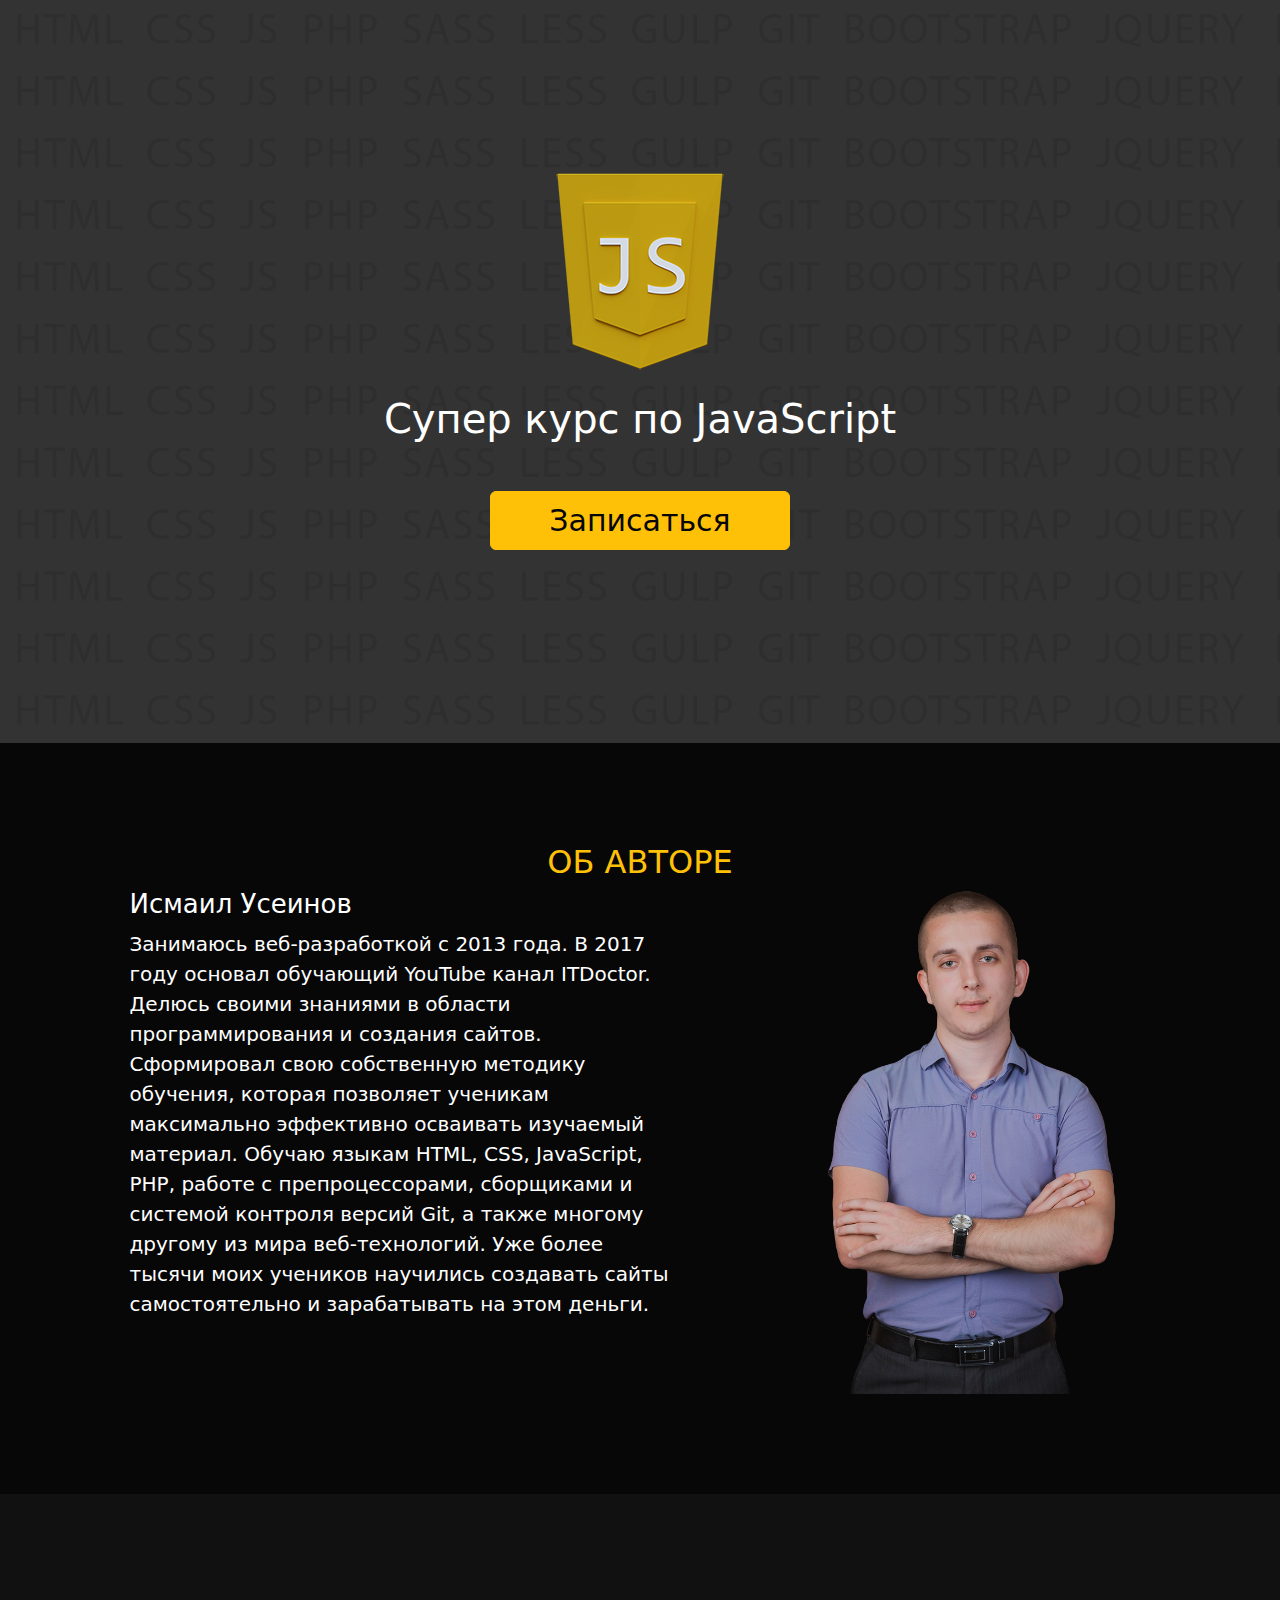
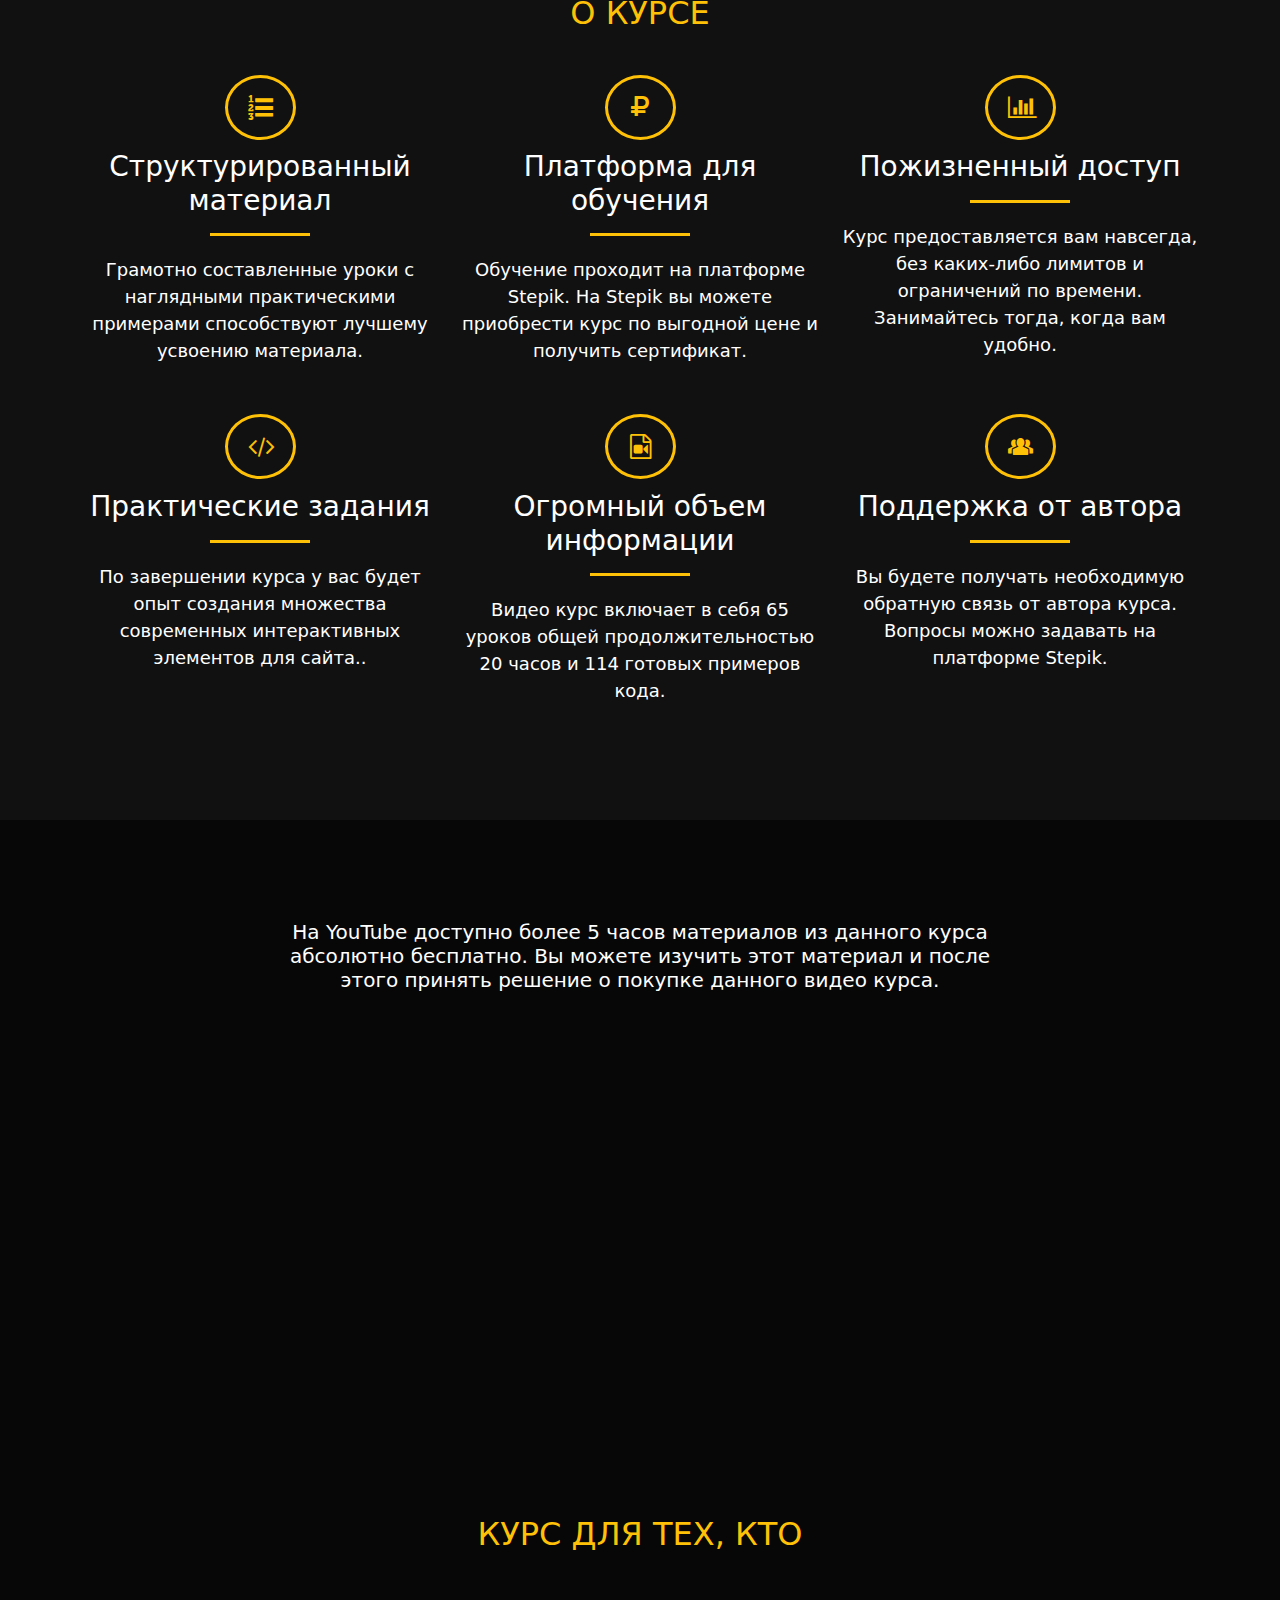
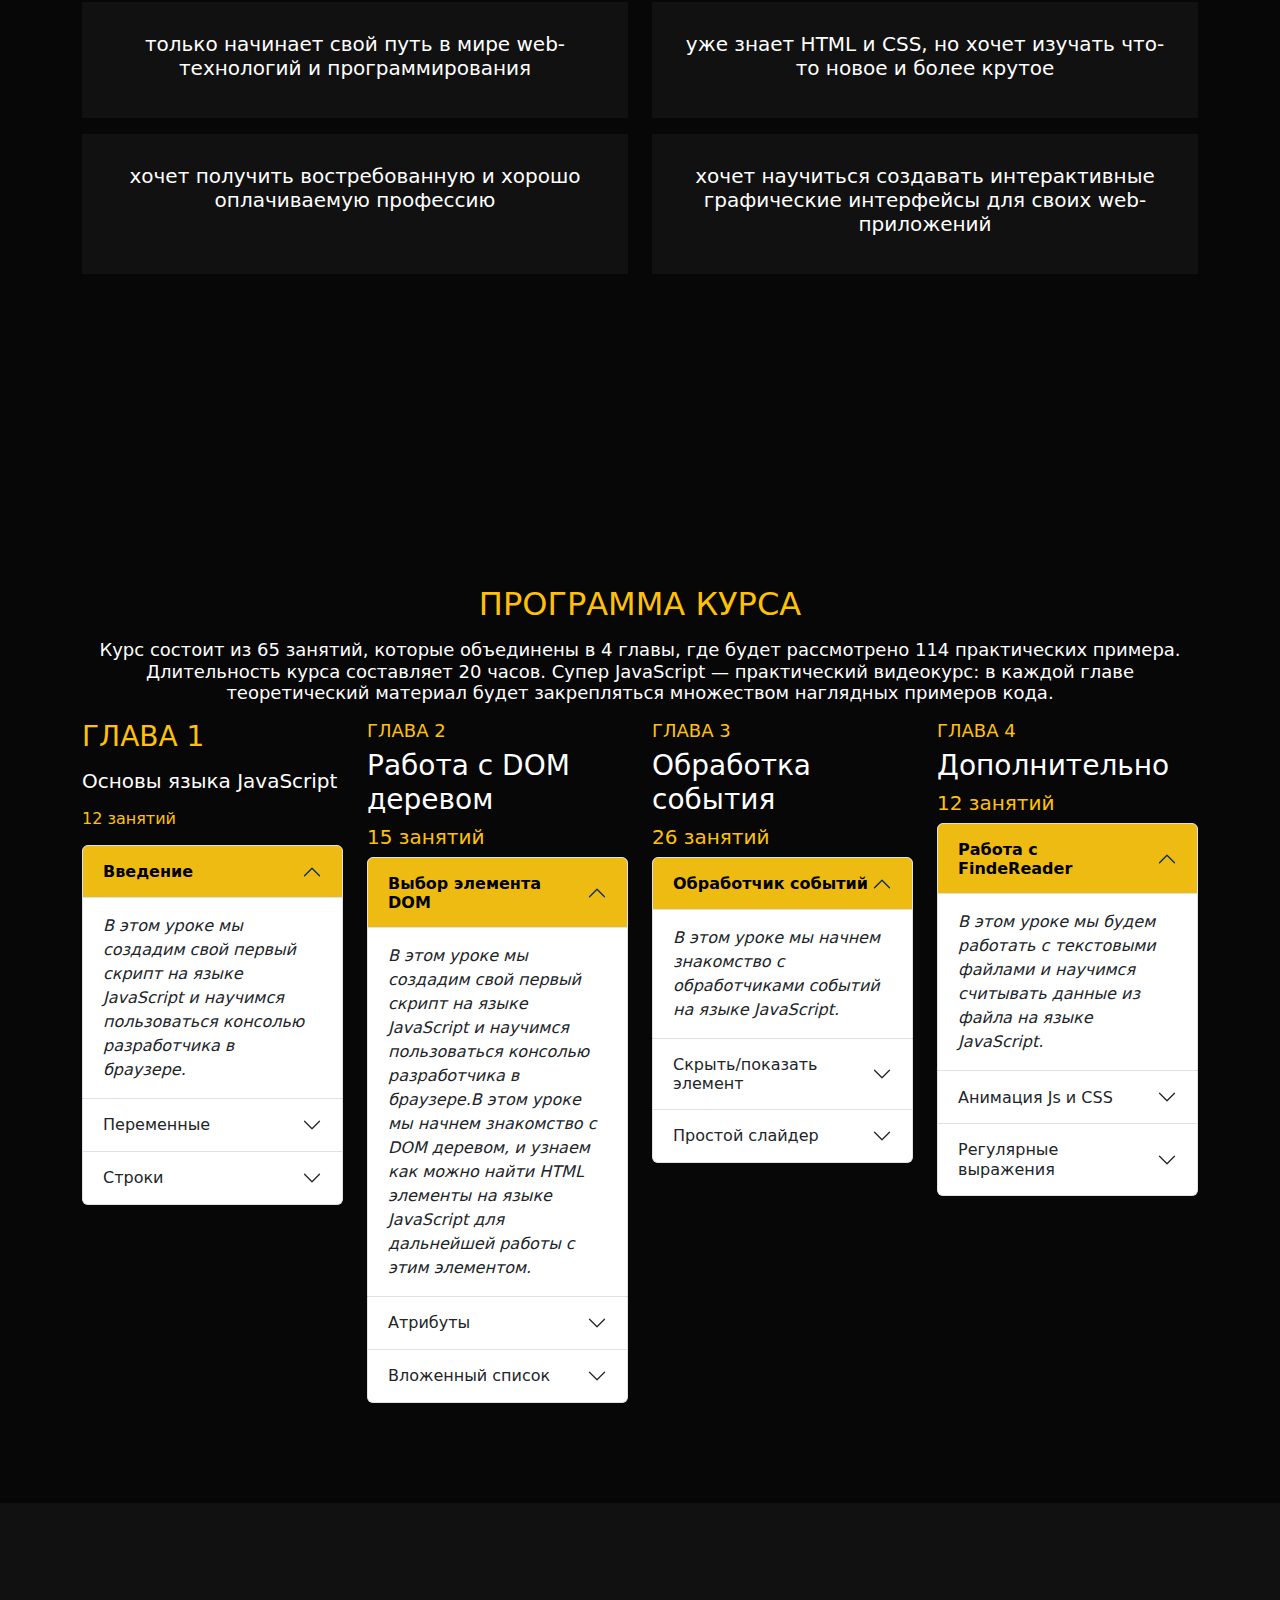
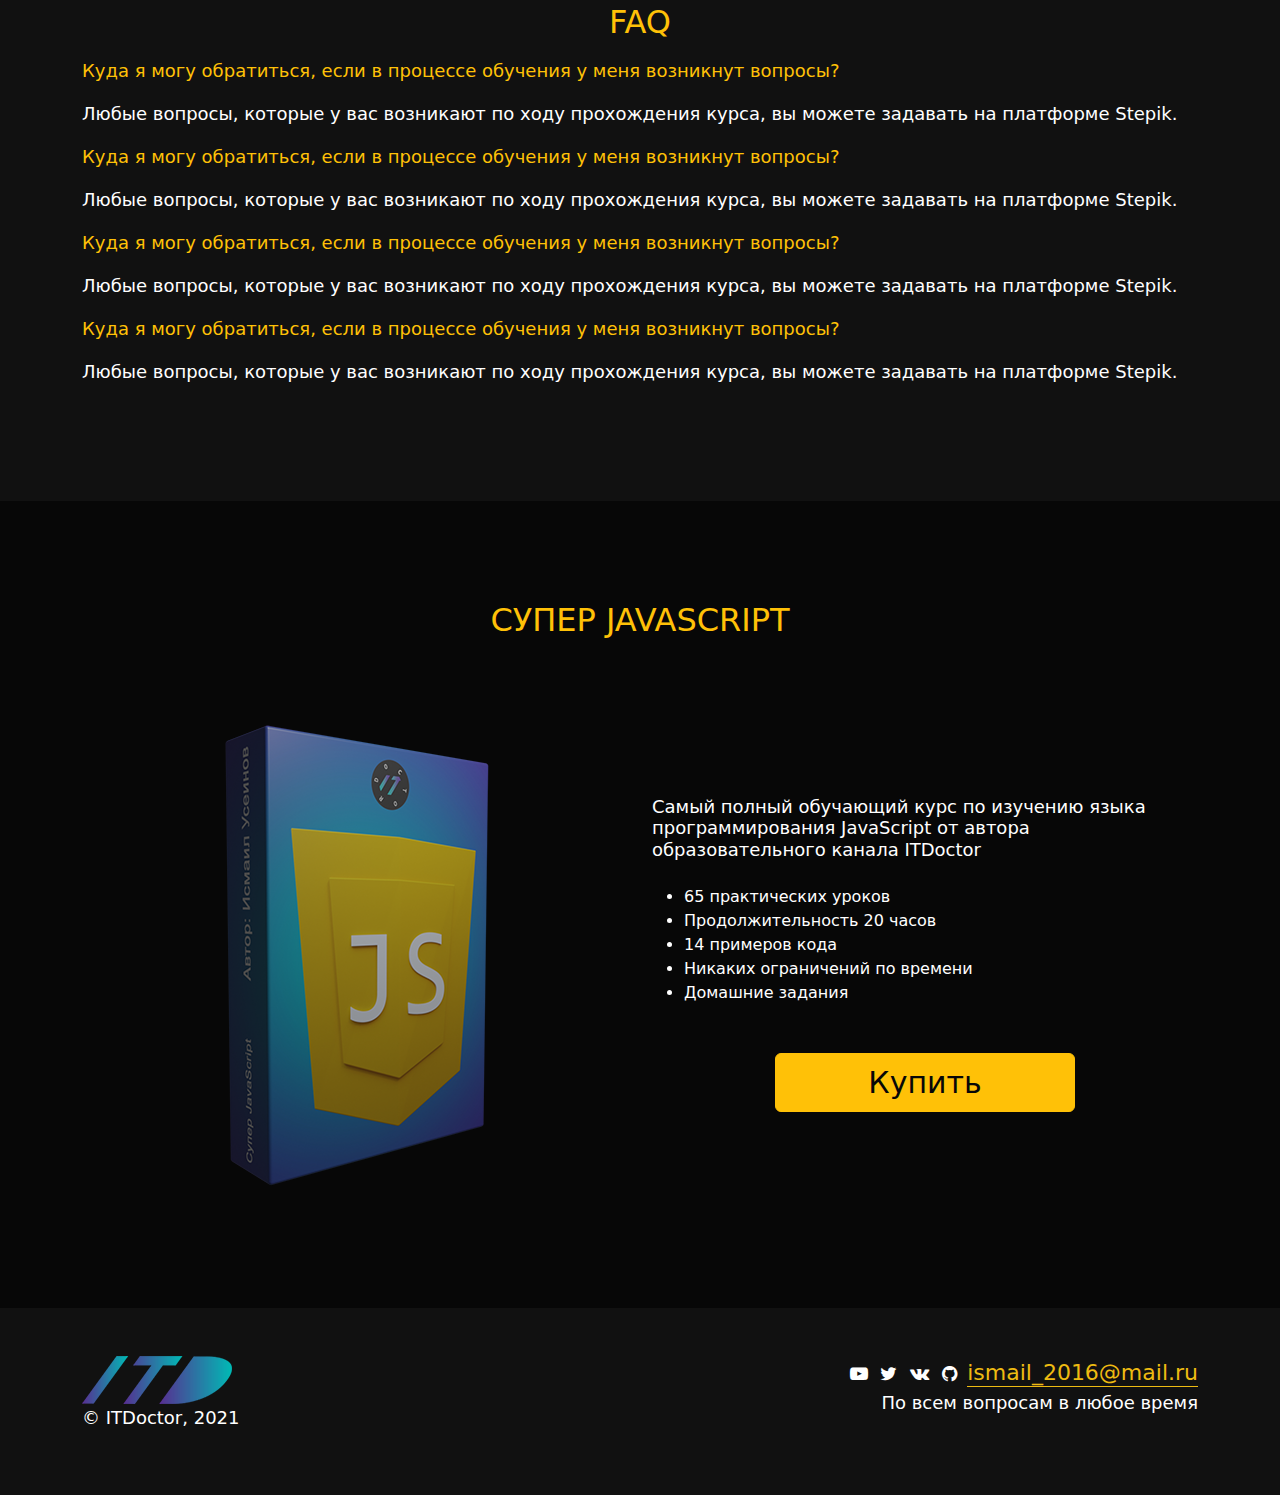
<file: bs_task/index.html>
<!doctype html>
<html lang="en">
	<head>
		<meta charset="UTF-8" />
		<meta name="viewport" content="width=device-width, initial-scale=1.0" />
		<title>JavaScript curse</title>
		<link rel="shortcut icon" href="favicon.ico" type="image/x-icon" />
		<link rel="stylesheet" href="style/fontello.css" />
		<link rel="stylesheet" href="style/bootstrap.min.css" />
		<link rel="stylesheet" href="style/main.css" />
	</head>
	<body>
		<section class="order">
			<div class="container">
				<div class="row container__row">
					<div class="col-12 text-center order__content">
						<img src="img/img_js.png" alt="JS" class="img-fluid" />
						<h1 class="text-white">Супер курс по JavaScript</h1>
						<a href="#" class="btn btn-itd btn-warning mt-5 mb-5">Записаться</a>
					</div>
				</div>
			</div>
		</section>
		<section class="auothor">
			<div class="container">
				<div class="row">
					<h2 class="col-12 text-center text-uppercase text-warning">
						Об авторе
					</h2>
				</div>
				<div class="row justify-content-center">
					<div class="col-lg-8 auothor__text">
						<h3 class="author_name">Исмаил Усеинов</h3>
						<p>
							Занимаюсь веб-разработкой с 2013 года. В 2017 году основал
							обучающий YouTube канал ITDoctor. Делюсь своими знаниями в области
							программирования и создания сайтов. Сформировал свою собственную
							методику обучения, которая позволяет ученикам максимально
							эффективно осваивать изучаемый материал. Обучаю языкам HTML, CSS,
							JavaScript, PHP, работе с препроцессорами, сборщиками и системой
							контроля версий Git, а также многому другому из мира
							веб-технологий. Уже более тысячи моих учеников научились создавать
							сайты самостоятельно и зарабатывать на этом деньги.
						</p>
					</div>
					<div class="col-lg-4 col-12 mx-auto d-block auothor_img text-center">
						<img src="img/auothor.png" alt="Auothor" />
					</div>
				</div>
			</div>
		</section>
		<!-- Curse -->
		<section class="curse">
			<div class="container">
				<div class="row">
					<div class="h2 text-warning text-uppercase text-center">О курсе</div>
				</div>
				<div class="row justify-content-center">
					<div class="col-lg-4 col-md-5 col-sm-12 text-center mt-5">
						<div class="item-block"><i class="icon-list-numbered"></i></div>
						<h3 class="text-white mt-4">Структурированный материал</h3>
						<div class="line mt-3"></div>
						<p class="text-center">
							Грамотно составленные уроки с наглядными практическими примерами
							способствуют лучшему усвоению материала.
						</p>
					</div>
					<div class="col-lg-4 col-md-5 col-sm-12 text-center mt-5">
						<div class="item-block"><i class="icon-rouble"></i></div>
						<h3 class="text-white mt-4">Платформа для обучения</h3>
						<div class="line mt-3"></div>
						<p class="text-center">
							Обучение проходит на платформе Stepik. На Stepik вы можете
							приобрести курс по выгодной цене и получить сертификат.
						</p>
					</div>
					<div class="col-lg-4 col-md-5 col-sm-12 text-center mt-5">
						<div class="item-block"><i class="icon-chart-bar"></i></div>
						<h3 class="text-white mt-4">Пожизненный доступ</h3>
						<div class="line mt-3"></div>
						<p class="text-center">
							Курс предоставляется вам навсегда, без каких-либо лимитов и
							ограничений по времени. Занимайтесь тогда, когда вам удобно.
						</p>
					</div>
					<div class="col-lg-4 col-md-5 col-sm-12 text-center mt-5">
						<div class="item-block"><i class="icon-code"></i></div>
						<h3 class="text-white mt-4">Практические задания</h3>
						<div class="line mt-3"></div>
						<p class="text-center">
							По завершении курса у вас будет опыт создания множества
							современных интерактивных элементов для сайта..
						</p>
					</div>
					<div class="col-lg-4 col-md-5 col-sm-12 text-center mt-5">
						<div class="item-block"><i class="icon-file-video"></i></div>
						<h3 class="text-white mt-4">Огромный объем информации</h3>
						<div class="line mt-3"></div>
						<p class="text-center">
							Видео курс включает в себя 65 уроков общей продолжительностью 20
							часов и 114 готовых примеров кода.
						</p>
					</div>
					<div class="col-lg-4 col-md-5 col-sm-12 text-center mt-5">
						<div class="item-block"><i class="icon-group"></i></div>
						<h3 class="text-white mt-4">Поддержка от автора</h3>
						<div class="line mt-3"></div>
						<p class="text-center">
							Вы будете получать необходимую обратную связь от автора курса.
							Вопросы можно задавать на платформе Stepik.
						</p>
					</div>
				</div>
			</div>
		</section>

		<!-- Youtube -->
		<section class="youtube">
			<div class="container">
				<div class="row justify-content-center">
					<div class="col-8">
						<h5 class="text-white text-center mb-3">
							На YouTube доступно более 5 часов материалов из данного курса
							абсолютно бесплатно. Вы можете изучить этот материал и после этого
							принять решение о покупке данного видео курса.
						</h5>
					</div>
				</div>
				<div class="row justify-content-center">
					<div class="col-6">
						<div class="embed-container">
							<iframe
								src="https://www.youtube.com/embed/HU78HrKW9XI"
								frameborder="0"
								allowfullscreen></iframe>
						</div>
					</div>
				</div>
			</div>
		</section>
		<!-- For whom -->
		<section class="forwhom">
			<div class="container">
				<div class="row">
					<div class="col-12">
						<h2 class="text-center text-warning text-uppercase mb-5">
							Курс для тех, кто
						</h2>
					</div>
				</div>
				<div class="row mb-5 gy-3 itm">
					<div class="col-md-6 col-sm-12 text-white">
						<h5 class="text-center">
							только начинает свой путь в мире web-технологий и программирования
						</h5>
					</div>
					<div class="col-md-6 col-sm-12 text-white">
						<h5 class="text-center">
							уже знает HTML и CSS, но хочет изучать что-то новое и более крутое
						</h5>
					</div>
					<div class="col-md-6 col-sm-12 text-white">
						<h5 class="text-center">
							хочет получить востребованную и хорошо оплачиваемую профессию
						</h5>
					</div>
					<div class="col-md-6 col-sm-12 text-white">
						<h5 class="text-center">
							хочет научиться создавать интерактивные графические интерфейсы для
							своих web-приложений
						</h5>
					</div>
				</div>
				<div class="row">
					<div class="col-12 text-warning text-uppercase">
						<a
							href="https://morphismail.github.io/super_javascript/#footer"
							class="btn btn-itd btn-lg text-uppercase"
							>Заказать</a
						>
					</div>
				</div>
			</div>
		</section>
		<!-- Curse programm -->
		<section class="programm">
			<div class="container">
				<div class="row">
					<div class="col-12">
						<h2 class="text-warning text-center text-uppercase mb-3">
							Программа курса
						</h2>
					</div>
				</div>
				<div class="row">
					<div class="col-12"></div>
					<h3 class="text-center text-white mb-3">
						Курс состоит из 65 занятий, которые объединены в 4 главы, где будет
						рассмотрено 114 практических примера. Длительность курса составляет
						20 часов. Супер JavaScript — практический видеокурс: в каждой главе
						теоретический материал будет закрепляться множеством наглядных
						примеров кода.
					</h3>
				</div>
				<div class="row">
					<!-- Block 1 -->
					<div class="col-lg-3 col-md-6 col-sm-12">
						<h4 class="text-warning text-uppercase mb-3">Глава 1</h4>
						<h5 class="text-white mb-3">Основы языка JavaScript</h5>
						<h6 class="text-warning mb-3">12 занятий</h6>

						<!-- Accordion 1 -->
						<div class="accordion" id="accordion1">
							<div class="accordion-item">
								<h2 class="accordion-header">
									<button
										class="accordion-button"
										type="button"
										data-bs-toggle="collapse"
										data-bs-target="#collapse1-1"
										aria-expanded="true"
										aria-controls="collapse1-1">
										Введение
									</button>
								</h2>
								<div
									id="collapse1-1"
									class="accordion-collapse collapse show"
									data-bs-parent="#accordion1">
									<div class="accordion-body">
										В этом уроке мы создадим свой первый скрипт на языке
										JavaScript и научимся пользоваться консолью разработчика в
										браузере.
									</div>
								</div>
							</div>
							<div class="accordion-item">
								<h2 class="accordion-header">
									<button
										class="accordion-button collapsed"
										type="button"
										data-bs-toggle="collapse"
										data-bs-target="#collap1-3"
										aria-expanded="false"
										aria-controls="collap1-3">
										Переменные
									</button>
								</h2>
								<div
									id="collap1-3"
									class="accordion-collapse collapse"
									data-bs-parent="#accordion1">
									<div class="accordion-body">
										Вы узнаете про строковый и логический тип данных и научимся
										записывать разные значения в переменные.
									</div>
								</div>
							</div>
							<div class="accordion-item">
								<h2 class="accordion-header">
									<button
										class="accordion-button collapsed"
										type="button"
										data-bs-toggle="collapse"
										data-bs-target="#collapse1-3"
										aria-expanded="false"
										aria-controls="collapse1-3">
										Строки
									</button>
								</h2>
								<div
									id="collapse1-3"
									class="accordion-collapse collapse"
									data-bs-parent="#accordion1">
									<div class="accordion-body">
										Рассмотрим шаблонные строки, научимся создавать случайные
										числа и округлять любые числа с помощью специальных
										математических функций..
									</div>
								</div>
							</div>
						</div>
						<!-- Accordion 1 -->
					</div>
					<!-- end Block 1 -->
					<!-- Block 2 -->
					<div class="col-lg-3 col-md-6 col-sm-12">
						<h3 class="text-warning text-uppercase">Глава 2</h3>
						<h4 class="text-white">Работа с DOM деревом</h4>
						<h5 class="text-warning">15 занятий</h5>

						<!-- Accordion 2 -->
						<div class="accordion" id="accordion2">
							<div class="accordion-item">
								<h2 class="accordion-header">
									<button
										class="accordion-button"
										type="button"
										data-bs-toggle="collapse"
										data-bs-target="#collapse2-1"
										aria-expanded="true"
										aria-controls="collapse2-1">
										Выбор элемента DOM
									</button>
								</h2>
								<div
									id="collapse2-1"
									class="accordion-collapse collapse show"
									data-bs-parent="#accordion2">
									<div class="accordion-body">
										В этом уроке мы создадим свой первый скрипт на языке
										JavaScript и научимся пользоваться консолью разработчика в
										браузере.В этом уроке мы начнем знакомство с DOM деревом, и
										узнаем как можно найти HTML элементы на языке JavaScript для
										дальнейшей работы с этим элементом.
									</div>
								</div>
							</div>
							<div class="accordion-item">
								<h2 class="accordion-header">
									<button
										class="accordion-button collapsed"
										type="button"
										data-bs-toggle="collapse"
										data-bs-target="#collapse2-2"
										aria-expanded="false"
										aria-controls="collapse2-2">
										Атрибуты
									</button>
								</h2>
								<div
									id="collapse2-2"
									class="accordion-collapse collapse"
									data-bs-parent="#accordion2">
									<div class="accordion-body">
										Я расскажу вам как работать с HTML атрибутами на языке
										JavaScript. Мы научимся добавлять, удалять, заменять
										атрибуты и их значения. А так же мы научимся создавать свои
										новые элементы.
									</div>
								</div>
							</div>
							<div class="accordion-item">
								<h2 class="accordion-header">
									<button
										class="accordion-button collapsed"
										type="button"
										data-bs-toggle="collapse"
										data-bs-target="#collapse2-3"
										aria-expanded="false"
										aria-controls="collapse2-3">
										Вложенный список
									</button>
								</h2>
								<div
									id="collapse2-3"
									class="accordion-collapse collapse"
									data-bs-parent="#accordion2">
									<div class="accordion-body">
										В этом уроке мы научимся генерировать вложенный список UL из
										обычного JavaScript объекта.
									</div>
								</div>
							</div>
						</div>
						<!-- end Accordion 2 -->
					</div>
					<!-- end Block 2 -->
					<!-- Block 3 -->
					<div class="col-lg-3 col-md-6 col-sm-12">
						<h3 class="text-warning text-uppercase">Глава 3</h3>
						<h4 class="text-white">Обработка события</h4>
						<h5 class="text-warning">26 занятий</h5>

						<!-- Accordion 3 -->
						<div class="accordion" id="accordion3">
							<div class="accordion-item">
								<h2 class="accordion-header">
									<button
										class="accordion-button"
										type="button"
										data-bs-toggle="collapse"
										data-bs-target="#collapse3-1"
										aria-expanded="true"
										aria-controls="collapse3-1">
										Обработчик событий
									</button>
								</h2>
								<div
									id="collapse3-1"
									class="accordion-collapse collapse show"
									data-bs-parent="#accordion3">
									<div class="accordion-body">
										В этом уроке мы начнем знакомство с обработчиками событий на
										языке JavaScript.
									</div>
								</div>
							</div>
							<div class="accordion-item">
								<h2 class="accordion-header">
									<button
										class="accordion-button collapsed"
										type="button"
										data-bs-toggle="collapse"
										data-bs-target="#collapse3-2"
										aria-expanded="false"
										aria-controls="collapse3-2">
										Скрыть/показать элемент
									</button>
								</h2>
								<div
									id="collapse3-2"
									class="accordion-collapse collapse"
									data-bs-parent="#accordion3">
									<div class="accordion-body">
										Рассмотрим как можно скрыть и показать любой элемент на
										сайте с помощью JavaScript.
									</div>
								</div>
							</div>
							<div class="accordion-item">
								<h2 class="accordion-header">
									<button
										class="accordion-button collapsed"
										type="button"
										data-bs-toggle="collapse"
										data-bs-target="#collapse3-3"
										aria-expanded="false"
										aria-controls="collapse3-3">
										Простой слайдер
									</button>
								</h2>
								<div
									id="collapse3-3"
									class="accordion-collapse collapse"
									data-bs-parent="#accordion3">
									<div class="accordion-body">
										В этом уроке мы создадим простой слайдера изображений и
										рассмотрим основные принципы манипуляции с элементами,
										классами и атрибутами.
									</div>
								</div>
							</div>
						</div>
						<!-- end Accordion 3 -->
					</div>
					<!-- end Block 3 -->
					<!-- Block 4 -->
					<div class="col-lg-3 col-md-6 col-sm-12">
						<h3 class="text-warning text-uppercase">Глава 4</h3>
						<h4 class="text-white">Дополнительно</h4>
						<h5 class="text-warning">12 занятий</h5>

						<!-- Accordion 4 -->
						<div class="accordion" id="accordion4">
							<div class="accordion-item">
								<h2 class="accordion-header">
									<button
										class="accordion-button"
										type="button"
										data-bs-toggle="collapse"
										data-bs-target="#collapse4-1"
										aria-expanded="true"
										aria-controls="collapse4-1">
										Работа с FindeReader
									</button>
								</h2>
								<div
									id="collapse4-1"
									class="accordion-collapse collapse show"
									data-bs-parent="#accordion4">
									<div class="accordion-body">
										В этом уроке мы будем работать с текстовыми файлами и
										научимся считывать данные из файла на языке JavaScript.
									</div>
								</div>
							</div>
							<div class="accordion-item">
								<h2 class="accordion-header">
									<button
										class="accordion-button collapsed"
										type="button"
										data-bs-toggle="collapse"
										data-bs-target="#collapse4-2"
										aria-expanded="false"
										aria-controls="collapse4-2">
										Анимация Js и CSS
									</button>
								</h2>
								<div
									id="collapse4-2"
									class="accordion-collapse collapse"
									data-bs-parent="#accordion4">
									<div class="accordion-body">
										Рассмотрим как создается анимация на языке JavaScript с
										помощью каскадных таблиц стилей CSS.
									</div>
								</div>
							</div>
							<div class="accordion-item">
								<h2 class="accordion-header">
									<button
										class="accordion-button collapsed"
										type="button"
										data-bs-toggle="collapse"
										data-bs-target="#collapse4-3"
										aria-expanded="false"
										aria-controls="collapse4-3">
										Регулярные выражения
									</button>
								</h2>
								<div
									id="collapse4-3"
									class="accordion-collapse collapse"
									data-bs-parent="#accordion4">
									<div class="accordion-body">
										Самый длинный урок в этом крусе посвящен регулярным
										выражениям. Регулярные выражения это мощный инструмент для
										поиска и замены текста в строках.
									</div>
								</div>
							</div>
						</div>
						<!-- end Accordion 4 -->
					</div>
					<!-- end Block 4 -->
				</div>
			</div>
		</section>

		<section class="faq">
			<div class="container">
				<div class="row">
					<div class="col-12">
						<h2 class="text-center text-warning mb-3">FAQ</h2>
						<p class="text-warning question">
							Куда я могу обратиться, если в процессе обучения у меня возникнут
							вопросы?
						</p>
						<p class="answer text-white">
							Любые вопросы, которые у вас возникают по ходу прохождения курса,
							вы можете задавать на платформе Stepik.
						</p>
						<p class="text-warning question">
							Куда я могу обратиться, если в процессе обучения у меня возникнут
							вопросы?
						</p>
						<p class="answer text-white">
							Любые вопросы, которые у вас возникают по ходу прохождения курса,
							вы можете задавать на платформе Stepik.
						</p>
						<p class="text-warning question">
							Куда я могу обратиться, если в процессе обучения у меня возникнут
							вопросы?
						</p>
						<p class="answer text-white">
							Любые вопросы, которые у вас возникают по ходу прохождения курса,
							вы можете задавать на платформе Stepik.
						</p>
						<p class="text-warning question">
							Куда я могу обратиться, если в процессе обучения у меня возникнут
							вопросы?
						</p>
						<p class="answer text-white">
							Любые вопросы, которые у вас возникают по ходу прохождения курса,
							вы можете задавать на платформе Stepik.
						</p>
					</div>
				</div>
			</div>
		</section>

		<section class="sale">
			<div class="container">
				<div class="row mb-5">
					<div class="col-12">
						<h2 class="text-center text-warning text-uppercase">
							Супер JavaScript
						</h2>
					</div>
				</div>
				<div class="row">
					<div class="col-lg-6 col-md-12 col-sm-12 text-center">
						<img src="img/js.png" alt="" class="img-fluid" />
					</div>
					<div class="col-lg-6 col-md-12 col-sm-12">
						<h5 class="mb-4 mt-5">
							Самый полный обучающий курс по изучению языка программирования
							JavaScript от автора образовательного канала ITDoctor
						</h5>
						<ul class="mb-5">
							<li>65 практических уроков</li>
							<li>Продолжительность 20 часов</li>
							<li>14 примеров кода</li>
							<li>Никаких ограничений по времени</li>
							<li>Домашние задания</li>
						</ul>
						<a class="btn btn-itd btn-warning mt-3" href="">Купить</a>
					</div>
				</div>
			</div>
		</section>
		<footer>
			<div class="container">
				<div class="row justify-content-between">
					<div class="col-12 col-md-6 mt-5 mb-5">
						<img src="img/itd.png" alt="ITD" class="img-fluid" />
						<p>© ITDoctor, 2021</p>
					</div>
					<div class="col-12 col-md-6 mt-5 mb-5">
						<div class="text-end">
							<a href=""><i class="icon-youtube-play"></i></a>
							<a href=""><i class="icon-twitter"></i></a>
							<a href=""><i class="icon-vkontakte"></i></a>
							<a href=""><i class="icon-github-circled"></i></a>
							<a
								class="mail-link"
								href="mailto:ismail_2016@mail.ru?subject=Вопрос по курсу JavaScript&body=Здравствуйте, уважаемый ItDoctor."
								>ismail_2016@mail.ru</a
							>
							<p>По всем вопросам в любое время</p>
						</div>
					</div>
				</div>
			</div>
		</footer>
		<script src="js/bootstrap.bundle.min.js"></script>
	</body>
</html>
</file>
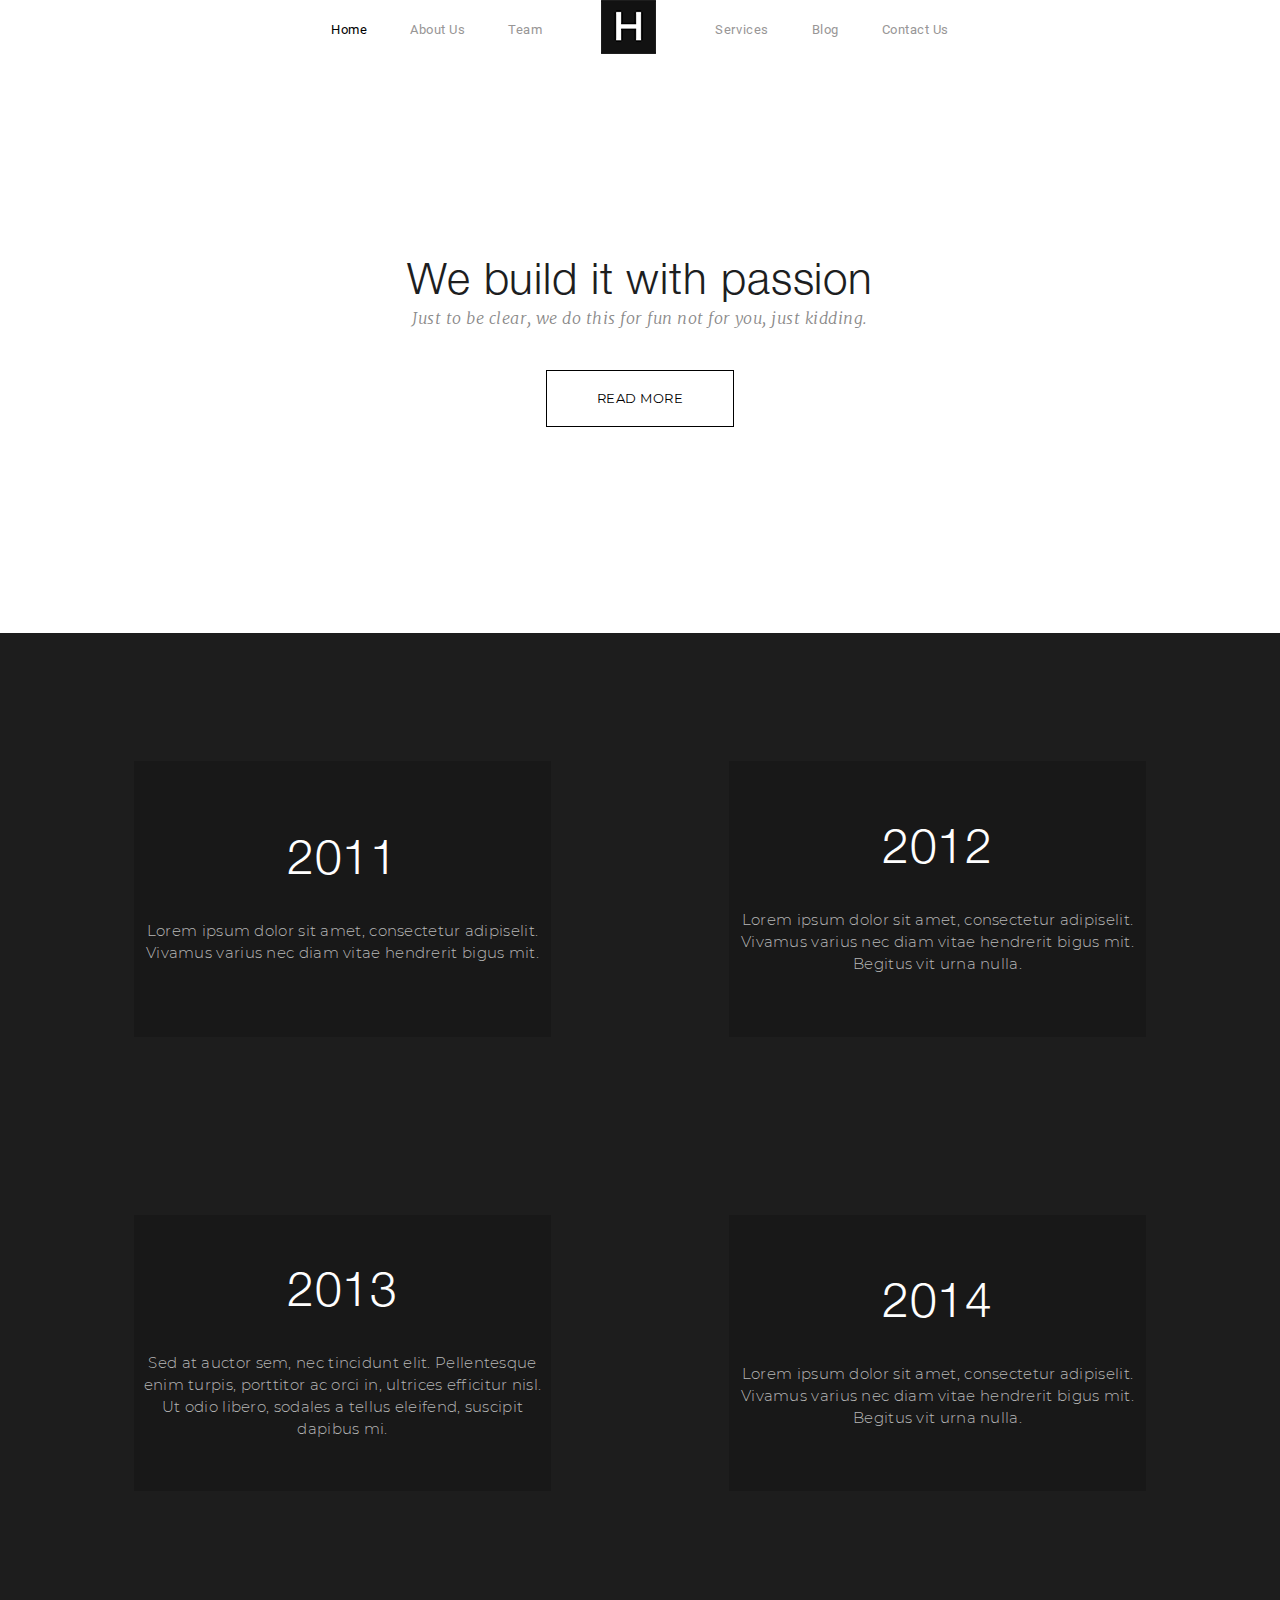
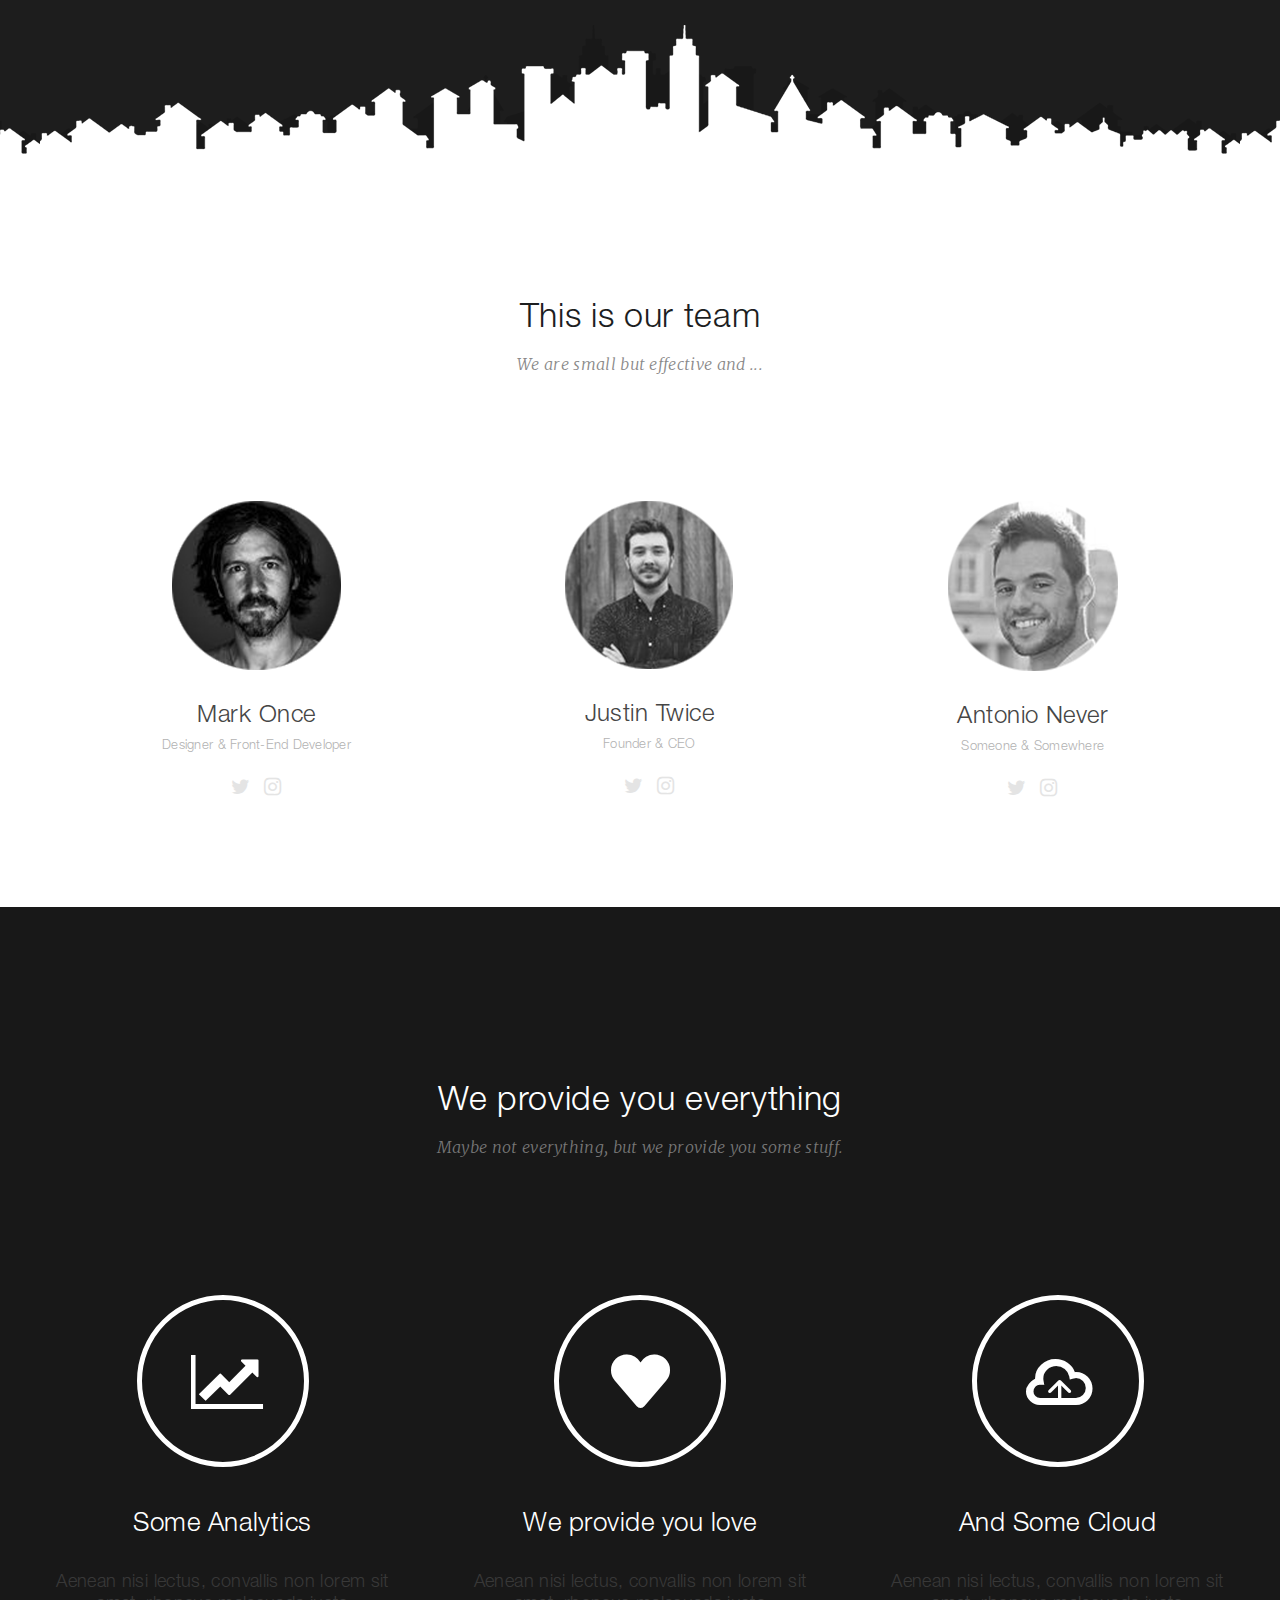
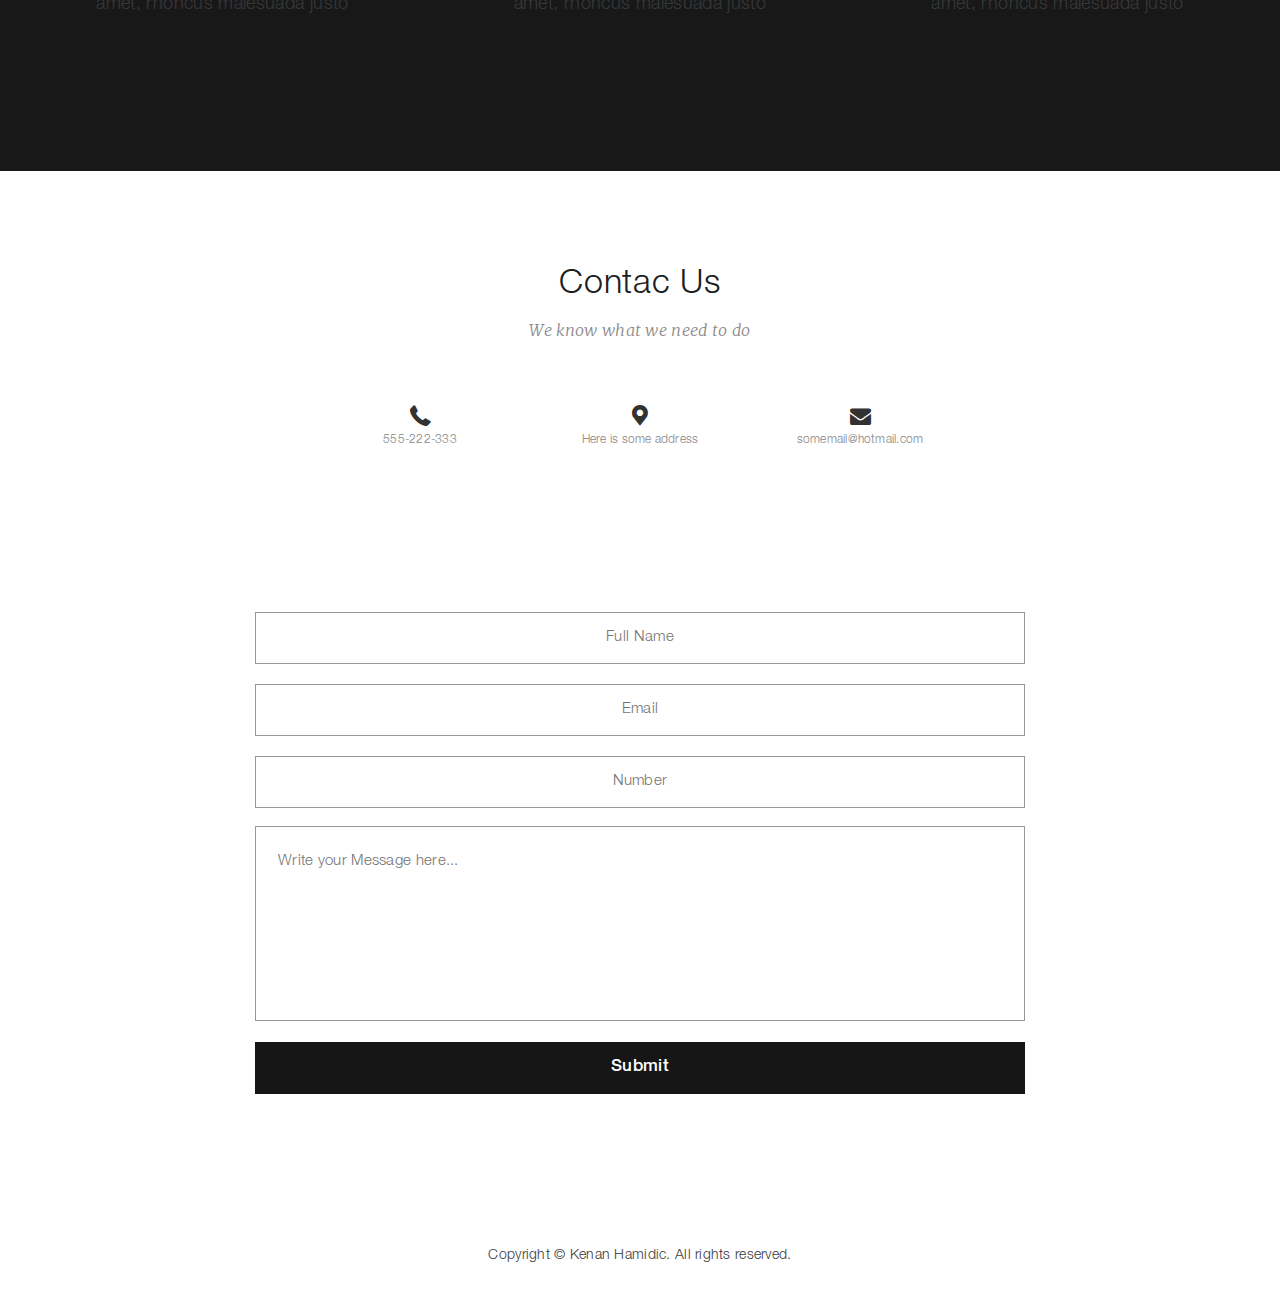
<file: bwlanding/index.html>
<!DOCTYPE html>
<html lang="en">

<head>
    <meta charset="UTF-8">
    <meta name="viewport" content="width=device-width, initial-scale=1.0">
    <link rel="stylesheet" href="css/fontello.css">
    <link rel="stylesheet" href="css/style.css">
    <title>Document</title>
</head>

<body>
    <header class="header">
        <div class="container">
            <nav class="menu__desktop">
                <ul class="menu">
                    <li class="menu__item active"><a href="#">Home</a></li>
                    <li class="menu__item"><a href="#about">About Us</a></li>
                    <li class="menu__item"><a href="#team">Team</a></li>
                    <li class="menu__item"><a href="#"><img src="img/logo.png" alt="" class="logo"></a></li>
                    <li class="menu__item"><a href="#provide">Services</a></li>
                    <li class="menu__item"><a href="#">Blog</a></li>
                    <li class="menu__item"><a href="#contact">Contact Us</a></li>
                </ul>
            </nav>
            <nav class="menu__mobile">
                <div class="menu__inner">
                    <a href="#"><img src="img/logo.png" alt="" class="logo"></a>
                    <div class="menu__burger"><span>toggle menu</span></div>
                </div>
                <ul class="menu">         
                    <li class="menu__item active"><a href="#">Home</a></li>
                    <li class="menu__item"><a href="#about">About Us</a></li>
                    <li class="menu__item"><a href="#team">Team</a></li>
                    <li class="menu__item"><a href="#provide">Services</a></li>
                    <li class="menu__item"><a href="#">Blog</a></li>
                    <li class="menu__item"><a href="#contact">Contact Us</a></li>
                </ul>
            </nav>
            <div class="header__content">
                <h1 class="header__title">We build it with passion</h1>
                <p class="header__text">Just to be clear, we do this for fun not for you, just kidding.</p>
                <a href="" class="header__button">READ MORE</a>
            </div>
        </div>
    </header>
    <div class="about" id="about">
        <div class="container">
            <div class="about__inner">
                <div class="about__item">
                    <div class="about__year">2011</div>
                    <div class="about__text">Lorem ipsum dolor sit amet, consectetur adipiselit. Vivamus varius nec diam
                        vitae hendrerit bigus mit.</div>
                </div>
                <div class="about__item">
                    <div class="about__year">2012</div>
                    <div class="about__text">Lorem ipsum dolor sit amet, consectetur adipiselit. Vivamus varius nec diam
                        vitae hendrerit bigus mit.
                        Begitus vit urna nulla.</div>
                </div>
                <div class="about__item">
                    <div class="about__year">2013</div>
                    <div class="about__text">Sed at auctor sem, nec tincidunt elit. Pellentesque enim turpis, porttitor
                        ac orci in, ultrices efficitur nisl. Ut odio libero, sodales a tellus eleifend, suscipit dapibus
                        mi.</div>
                </div>
                <div class="about__item">
                    <div class="about__year">2014</div>
                    <div class="about__text">Lorem ipsum dolor sit amet, consectetur adipiselit. Vivamus varius nec diam
                        vitae hendrerit bigus mit.
                        Begitus vit urna nulla.</div>
                </div>
            </div>
        </div>
    </div>
    <div class="team" id="team">
        <div class="container">
            <div class="block__head">
                <h2 class="block__title">This is our team</h2>
                <p class="block__text">We are small but effective and ...</p>
            </div>
            <div class="team__inner">
                <div class="team__item">
                    <img class="team__item-img" src="img/team1.png" alt="">
                    <h3 class="team__item-title">Mark Once</h3>
                    <p class="team__item-text">Designer & Front-End Developer</p>
                    <div class="team__icon-box">
                        <a href="#"><i class="icon-twitter"></i></a>
                        <a href="#"><i class="icon-instagram"></i></a>
                    </div>
                </div>
                <div class="team__item">
                    <img class="team__item-img" src="img/team2.png" alt="">
                    <h3 class="team__item-title">Justin Twice</h3>
                    <p class="team__item-text">Founder & CEO</p>
                    <div class="team__icon-box">
                        <a href="#"><i class="icon-twitter"></i></a>
                        <a href="#"><i class="icon-instagram"></i></a>
                    </div>
                </div>
                <div class="team__item">
                    <img class="team__item-img" src="img/team3.png" alt="">
                    <h3 class="team__item-title">Antonio Never</h3>
                    <p class="team__item-text">Someone & Somewhere</p>
                    <div class="team__icon-box">
                        <a href="#"><i class="icon-twitter"></i></a>
                        <a href="#"><i class="icon-instagram"></i></a>
                    </div>
                </div>
            </div>
        </div>
    </div>
    <div class="provide" id="provide">
        <div class="container">
            <div class="block__head inverse">
                <h2 class="block__title">We provide you everything</h2>
                <p class="block__text">Maybe not everything, but we provide you some stuff.</p>
            </div>
            <div class="provide__inner">
                <div class="provide__item">
                    <i class="icon-chart-line"></i>
                    <h3 class="provide__item-title">Some Analytics</h3>
                    <p class="provide__item-text">Aenean nisi lectus, convallis non lorem sit amet, rhoncus malesuada justo</p>
                </div>
                <div class="provide__item">
                    <i class="icon-heart"></i>
                    <h3 class="provide__item-title">We provide you love</h3>
                    <p class="provide__item-text">Aenean nisi lectus, convallis non lorem sit amet, rhoncus malesuada justo</p>
                </div>
                <div class="provide__item">
                    <i class="icon-upload-cloud-outline"></i>
                    <h3 class="provide__item-title">And Some Cloud</h3>
                    <p class="provide__item-text">Aenean nisi lectus, convallis non lorem sit amet, rhoncus malesuada justo</p>
                </div>
            </div>
        </div>
    </div> 
    <div class="contact" id="contact">
        <div class="container">
            <div class="block__head">
                <h2 class="block__title">Contac Us</h2>
                <p class="block__text">We know what we need to do</p>
            </div>
            <div class="contact__inner">
                <div class="contact__icon-box">
                    <div class="contact__item">
                        <i class="icon-phone"></i>
                        <div class="contact__text"><a href="tel:555222333">555-222-333</a></div>
                    </div>
                    <div class="contact__item">
                        <i class="icon-location"></i> 
                        <div class="contact__text"><a href="https://goo.gl/maps/ot9BCyYtQbSXoJYRA" target="_blank">Here is some address</a></div>
                    </div>
                    <div class="contact__item">
                        <i class="icon-mail-alt"></i>
                        <div class="contact__text"><a href="mailto:somemail@hotmail.com">somemail@hotmail.com</a></div>
                    </div>
                </div>
                <form action="" class="contact__form">
                    <input class="contact__name" type="text" placeholder="Full Name">
                    <input class="contact__email" type="email" placeholder="Email">
                    <input class="contact__number" type="number" placeholder="Number">
                    <textarea class="contact__textarea" placeholder="Write your Message here..."></textarea>
                    <input type="submit" class="contact__button" value="Submit">
                </form>
            </div>
        </div>
    </div>
    <div class="footer">
        <div class="container">
            <div class="footer__text">
                Copyright &copy; Kenan Hamidic. All rights reserved.
            </div>
        </div>
    </div>

    <script src="js/jquery-3.5.1.min.js"></script>
    <script src="js/main.js"></script>
</body>

</html>
</file>
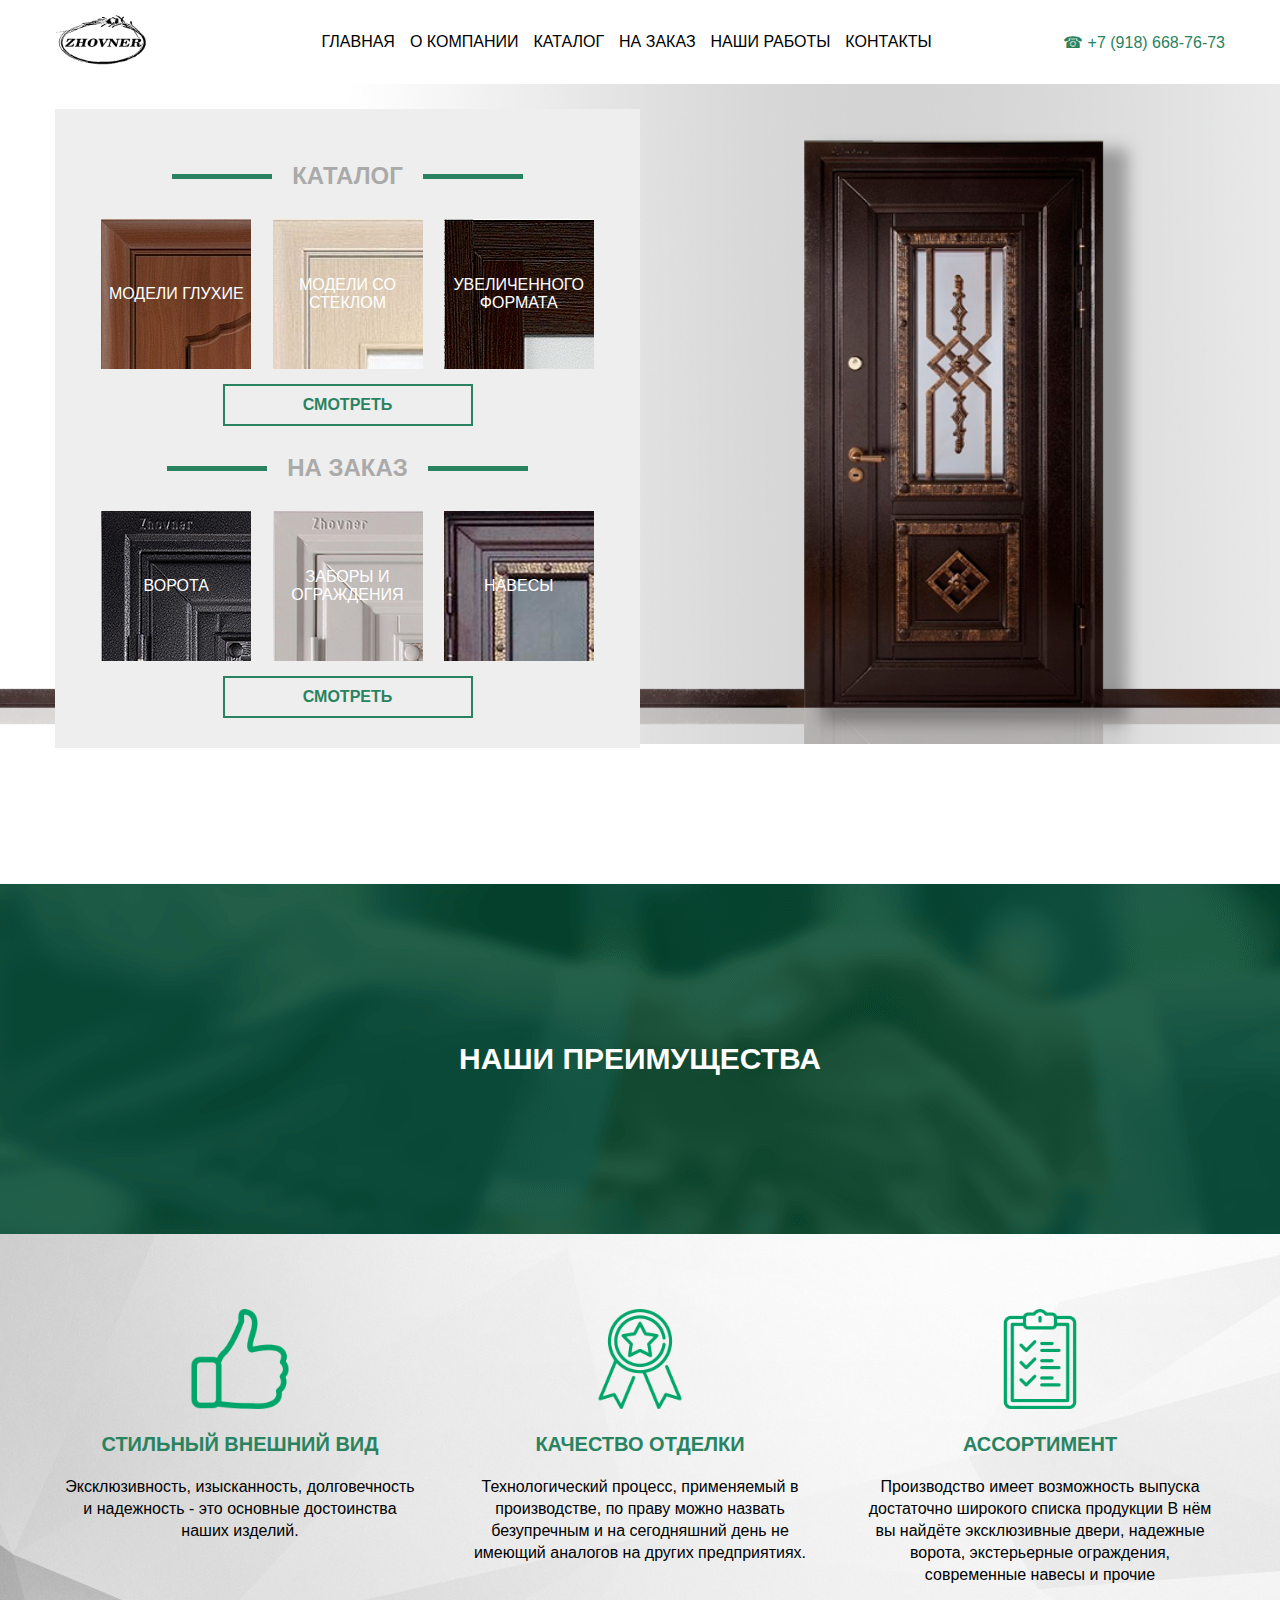
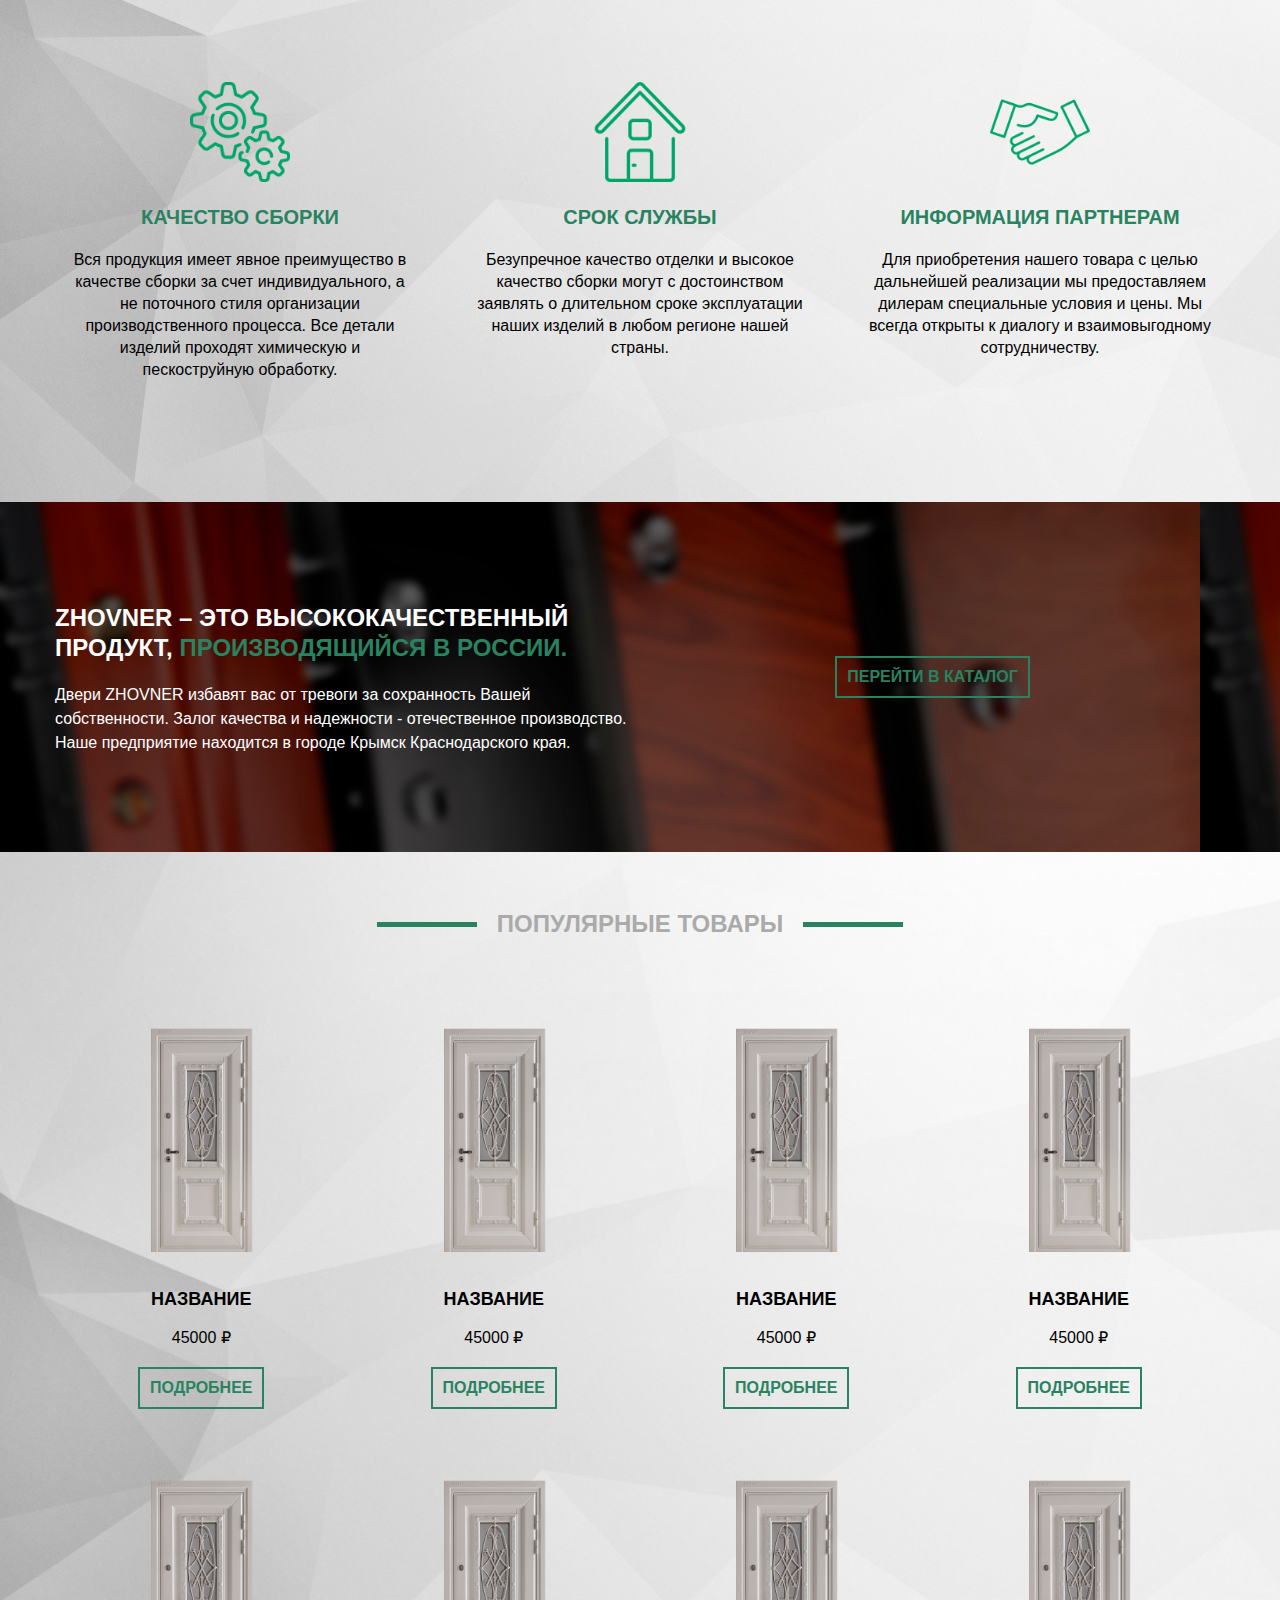
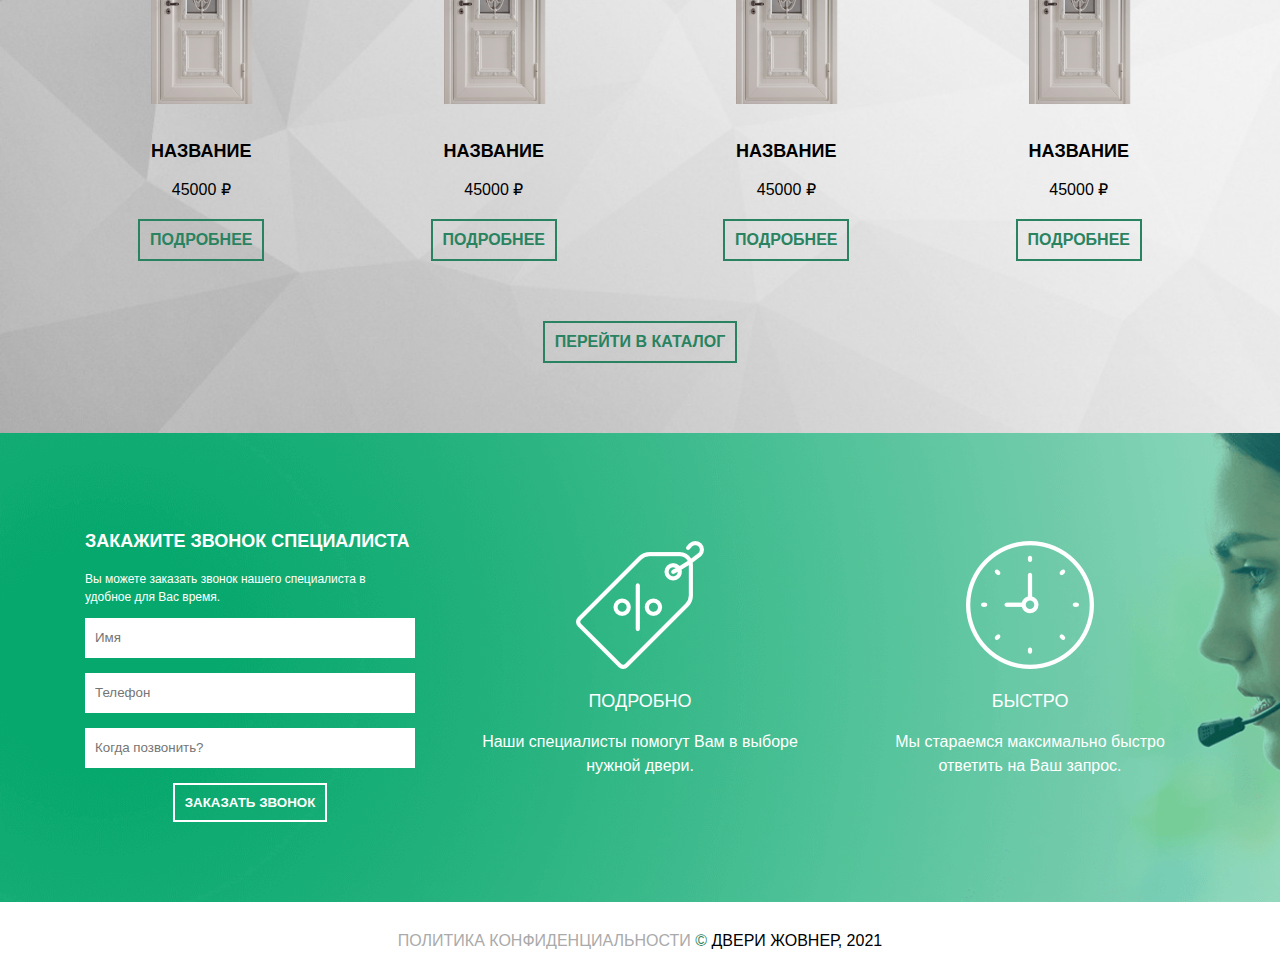
<file: dveri-master/index.html>
<!DOCTYPE html>
<html lang="ru">

<head>
	<meta charset="UTF-8">
	<meta http-equiv="X-UA-Compatible" content="IE=edge">
	<meta name="viewport" content="width=device-width, initial-scale=1.0">
	<link rel="shortcut icon" href="img/logo.png" type="image/x-icon">
	<link rel="stylesheet" href="css/style.css">
	<title>Главная</title>
</head>

<body>
	<!-- Меню -->
	<div class="menu">
		<div class="container">
			<div class="row">
				<div class="logo">
					<a href="index.html">
						<img src="img/logo.png" alt="логотип">
					</a>
				</div>
				<ul>
					<li><a href="index.html">Главная</a></li>
					<li><a href="about.html">О компании</a></li>
					<li><a href="catalog.html">Каталог</a></li>
					<li><a href="order.html">На заказ</a></li>
					<li><a href="portfolio.html">Наши работы</a></li>
					<li><a href="contacts.html">Контакты</a></li>
				</ul>
				<div class="phone">
					<a href="tel:+79186687673">&#9742; +7 (918) 668-76-73</a>
				</div>
			</div>
		</div>
	</div>
	<!-- Шапка -->
	<div class="header" style="background-image: url(img/header.png)">
		<div class="container">
			<div class="row">
				<div class="col-6 col-lg-12">
					<div class="header-inner">
						<div class="header-catalog">
							<h2>Каталог</h2>
							<div class="doors">
								<div class="door">
									<div class="name" style="background-image: url(img/door1.jpg)">Модели глухие</div>
								</div>
								<div class="door">
									<div class="name" style="background-image: url(img/door2.jpg)">Модели со стеклом</div>
								</div>
								<div class="door">
									<div class="name" style="background-image: url(img/door3.jpg)">Увеличенного формата</div>
								</div>
							</div>
							<a class="btn" href="catalog.html">Смотреть</a>
						</div>
						<div class="header-order">
							<h2>На заказ</h2>
							<div class="doors">
								<div class="door">
									<div class="name" style="background-image: url(img/door1.png)">Ворота</div>
								</div>
								<div class="door">
									<div class="name" style="background-image: url(img/door2.png)">Заборы и ограждения</div>
								</div>
								<div class="door">
									<div class="name" style="background-image: url(img/door3.png)">Навесы</div>
								</div>
							</div>
							<a class="btn" href="order.html">Смотреть</a>
						</div>
					</div>
				</div>
			</div>
		</div>
	</div>
	<!-- Преимущества  -->
	<div class="advantages" style="background-image: url(img/bg-advantages.png)">
		<div class="container">
			<h2>НАШИ ПРЕИМУЩЕСТВА</h2>
		</div>
	</div>
	<div class="advantages-cards" style="background-image: url(img/background.jpg)">
		<div class="container">
			<div class="row advantages-cards-inner">
				<div class="col-4 col-lg-6 col-sm-12 advantages-card">
					<img src="img/icons/like.png" alt="">
					<h3>СТИЛЬНЫЙ ВНЕШНИЙ ВИД</h3>
					<p>Эксклюзивность, изысканность, долговечность и надежность - это основные достоинства наших изделий.</p>
				</div>
				<div class="col-4 col-lg-6 col-sm-12 advantages-card">
					<img src="img/icons/quality.png" alt="">
					<h3>КАЧЕСТВО ОТДЕЛКИ</h3>
					<p>Технологический процесс, применяемый в производстве, по праву можно назвать безупречным и на сегодняшний день не имеющий аналогов на других предприятиях.</p>
				</div>	
				<div class="col-4 col-lg-6 col-sm-12 advantages-card">
					<img src="img/icons/list.png" alt="">
					<h3>АССОРТИМЕНТ</h3>
					<p>Производство имеет возможность выпуска достаточно широкого списка продукции В нём вы найдёте эксклюзивные двери, надежные ворота, экстерьерные ограждения, современные навесы и прочие</p>
				</div>	
				<div class="col-4 col-lg-6 col-sm-12 advantages-card">
					<img src="img/icons/gears.png" alt="">
					<h3>КАЧЕСТВО СБОРКИ</h3>
					<p>Вся продукция имеет явное преимущество в качестве сборки за счет индивидуального, а не поточного стиля организации производственного процесса. Все детали изделий проходят химическую и пескоструйную обработку.</p>
				</div>	
				<div class="col-4 col-lg-6 col-sm-12 advantages-card">
					<img src="img/icons/home.png" alt="">
					<h3>СРОК СЛУЖБЫ</h3>
					<p>Безупречное качество отделки и высокое качество сборки могут с достоинством заявлять о длительном сроке эксплуатации наших изделий в любом регионе нашей страны.</p>
				</div>	
				<div class="col-4 col-lg-6 col-sm-12 advantages-card">
					<img src="img/icons/handshake.png" alt="">
					<h3>ИНФОРМАЦИЯ ПАРТНЕРАМ</h3>
					<p>Для приобретения нашего товара с целью дальнейшей реализации мы предоставляем дилерам специальные условия и цены. Мы всегда открыты к диалогу и взаимовыгодному сотрудничеству.</p>
				</div>		
			</div>
		</div>
	</div>
	<!-- О нас -->
	<div class="about" style="background-image: url(img/bg-about.jpg)">
		<div class="container">
			<div class="row about-inner">
				<div class="col-6 col-lg-12">
					<h2>ZHOVNER – ЭТО ВЫСОКОКАЧЕСТВЕННЫЙ ПРОДУКТ, <span>ПРОИЗВОДЯЩИЙСЯ В РОССИИ.</span></h2>
					<p>Двери ZHOVNER избавят вас от тревоги за сохранность Вашей собственности. Залог качества и надежности - отечественное производство. Наше предприятие находится в городе Крымск Краснодарского края.</p>
				</div>
				<div class="col-6 col-lg-12 text-center">
					<a href="catalog.html" class="btn">Перейти в каталог</a>
				</div>
			</div>
		</div>
	</div>
	<!-- Популярные товары -->
	<div class="popular" style="background-image: url(img/background.jpg)">
		<div class="container">
			<div class="row popular-title">
				<h2>ПОПУЛЯРНЫЕ ТОВАРЫ</h2>
			</div>
			<div class="row popular-goods">
				<div class="col-3 col-lg-6 col-sm-12 product">
					<img src="img/сatalog/door_anglia.png" alt="Название">
					<h3>Название</h3>
					<div>45000 &#8381;</div>
					<a href="door.html" class="btn">Подробнее</a>
				</div>
				<div class="col-3 col-lg-6 col-sm-12 product">
					<img src="img/сatalog/door_anglia.png" alt="Название">
					<h3>Название</h3>
					<div>45000 &#8381;</div>
					<a href="door.html" class="btn">Подробнее</a>
				</div>
				<div class="col-3 col-lg-6 col-sm-12 product">
					<img src="img/сatalog/door_anglia.png" alt="Название">
					<h3>Название</h3>
					<div>45000 &#8381;</div>
					<a href="door.html" class="btn">Подробнее</a>
				</div>
				<div class="col-3 col-lg-6 col-sm-12 product">
					<img src="img/сatalog/door_anglia.png" alt="Название">
					<h3>Название</h3>
					<div>45000 &#8381;</div>
					<a href="door.html" class="btn">Подробнее</a>
				</div>
				<div class="col-3 col-lg-6 col-sm-12 product">
					<img src="img/сatalog/door_anglia.png" alt="Название">
					<h3>Название</h3>
					<div>45000 &#8381;</div>
					<a href="door.html" class="btn">Подробнее</a>
				</div>
				<div class="col-3 col-lg-6 col-sm-12 product">
					<img src="img/сatalog/door_anglia.png" alt="Название">
					<h3>Название</h3>
					<div>45000 &#8381;</div>
					<a href="door.html" class="btn">Подробнее</a>
				</div>
				<div class="col-3 col-lg-6 col-sm-12 product">
					<img src="img/сatalog/door_anglia.png" alt="Название">
					<h3>Название</h3>
					<div>45000 &#8381;</div>
					<a href="door.html" class="btn">Подробнее</a>
				</div>
				<div class="col-3 col-lg-6 col-sm-12 product">
					<img src="img/сatalog/door_anglia.png" alt="Название">
					<h3>Название</h3>
					<div>45000 &#8381;</div>
					<a href="door.html" class="btn">Подробнее</a>
				</div>
			</div>
			<div class="row">
				<div class="col-12 text-center">
					<a href="catalog.html" class="btn">Перейти в каталог</a>
				</div>
			</div>
		</div>
	</div>
	<!-- Форма обратной связи -->
	<div class="contacts" style="background-image: url(img/bg-contacts.png)">
		<div class="container">
			<div class="row">
				<div class="col-4 col-lg-12 contacts-item">
					<h3>Закажите звонок специалиста</h3>
					<p>Вы можете заказать звонок нашего специалиста в удобное для Вас время.</p>
					<form action="">
						<input type="text" placeholder="Имя">
						<input type="text" placeholder="Телефон">
						<input type="text" placeholder="Когда позвонить?">
						<button class="btn">Заказать звонок</button>
					</form>
				</div>
				<div class="col-4 col-lg-6 col-sm-12 text-center contacts-item">
					<img src="img/icons/tag.png" alt="Подробно">
					<h3>Подробно</h3>
					<p>Наши специалисты помогут Вам в выборе нужной двери.</p>
				</div>
				<div class="col-4 col-lg-6 col-sm-12 text-center contacts-item">
					<img src="img/icons/clock.png" alt="Быстро">
					<h3>Быстро</h3>
					<p>Мы стараемся максимально быстро ответить на Ваш запрос.</p>
				</div>
			</div>
		</div>
	</div>
	<!-- Футер -->
	<div class="footer">
		<div class="container">
			<div class="row">
				<div class="col-12 text-center">
					<a href="policy.html">Политика конфиденциальности</a> <span class="accent-color">&copy; </span> Двери Жовнер, 2021
				</div>
			</div>
		</div>
	</div>
</body>

</html>
</file>
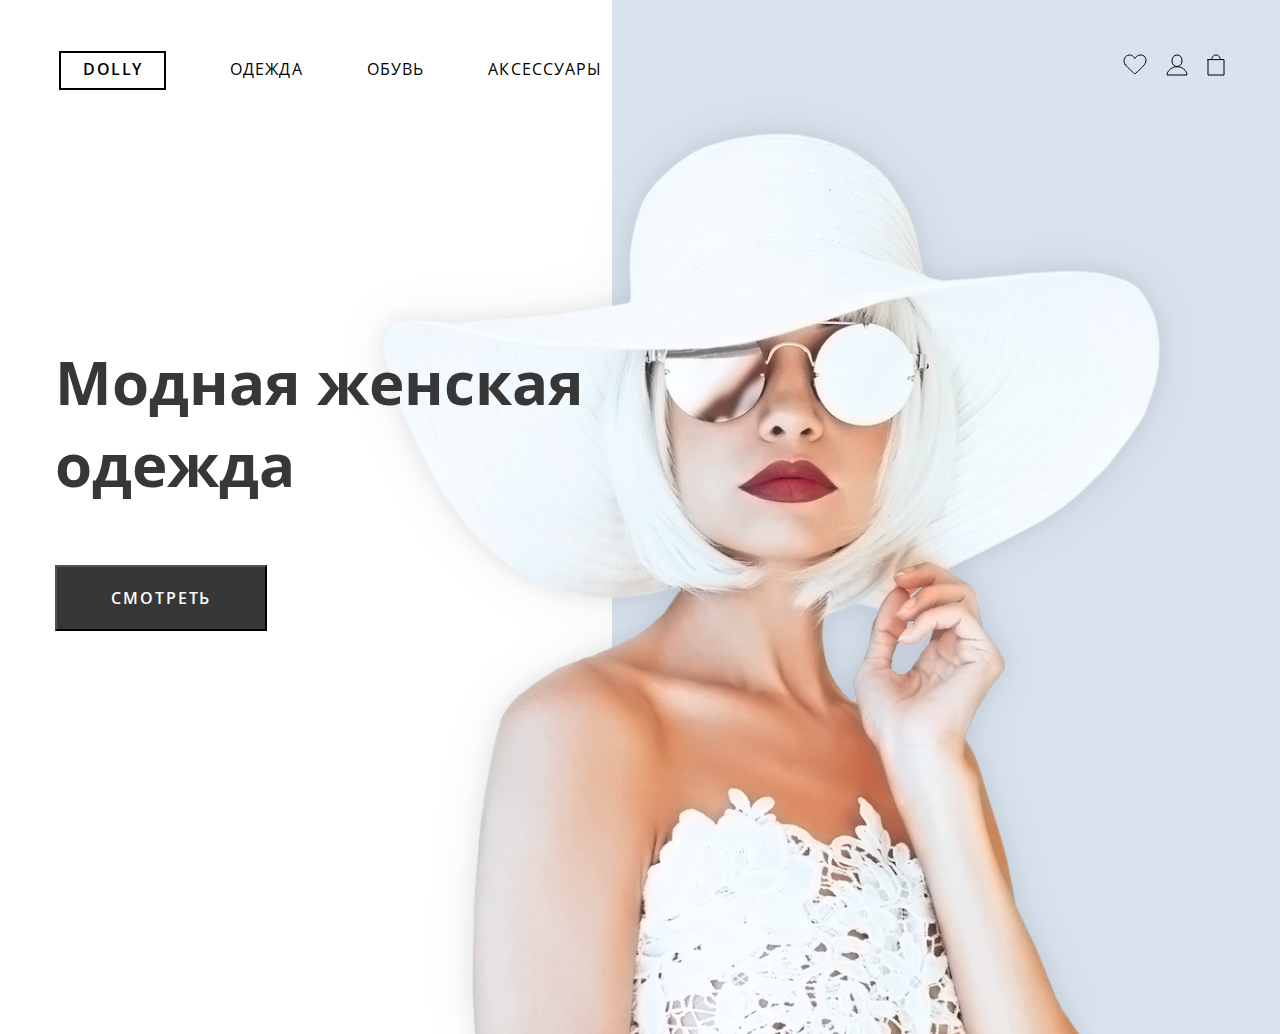
<file: fclanding/index.html>
<!DOCTYPE html>
<html lang="en">
<head>
    <meta charset="UTF-8">
    <meta name="viewport" content="width=device-width, initial-scale=1.0">
    <title>Модная женская одежда</title>
    <link rel="preconnect" href="https://fonts.googleapis.com">
    <link rel="preconnect" href="https://fonts.gstatic.com" crossorigin>
    <link href="https://fonts.googleapis.com/css2?family=Open+Sans:ital,wght@0,300..800;1,300..800&display=swap" rel="stylesheet">
    <link rel="stylesheet" href="css/main.css">
</head>
<body>
    <header class="header">
        <div class="container">
            <div class="bgrd_lady"></div>
            <div class="menu">
                <nav role="navigation">
                    <div id="menuToggle">
                      <input type="checkbox" />
                        <span></span>
                        <span></span>
                        <span></span>
                        <ul id="menu">
                            <li><a class="logo" href="#">Dolly</a></li>
                            <li><a href="#">Одежда</a></li>
                            <li><a href="#">Обувь</a></li>
                            <li><a href="#">Аксессуары</a></li>
                            <li><img src="img/phone-1.svg" alt="Звонок бесплатный"><a href="tel:+79161234567">+7 (916) 123-45-67</a></li>
                    </ul>
                   </div>
                </nav>
                <div class="menu_common">
                    <div class="menu_items">
                        <ul>
                            <li><a class="logo" href="#">Dolly</a></li>
                            <li><a href="#">Одежда</a></li>
                            <li><a href="#">Обувь</a></li>
                            <li><a href="#">Аксессуары</a></li>
                        </ul>
                    </div>
                    <div class="menu_block">
                        <div class="fav"></div>
                        <div class="lk"></div>
                        <div class="cart"></div>
                    </div>
                </div>
            </div>
        </div>
    </header>
    <section class="main">
        <div class="container">
            <div class="title_block">
                <h1>Модная женская одежда</h1>
                <button>Смотреть</button>
            </div>
        </div>
    </section>
</body>
</html>
</file>
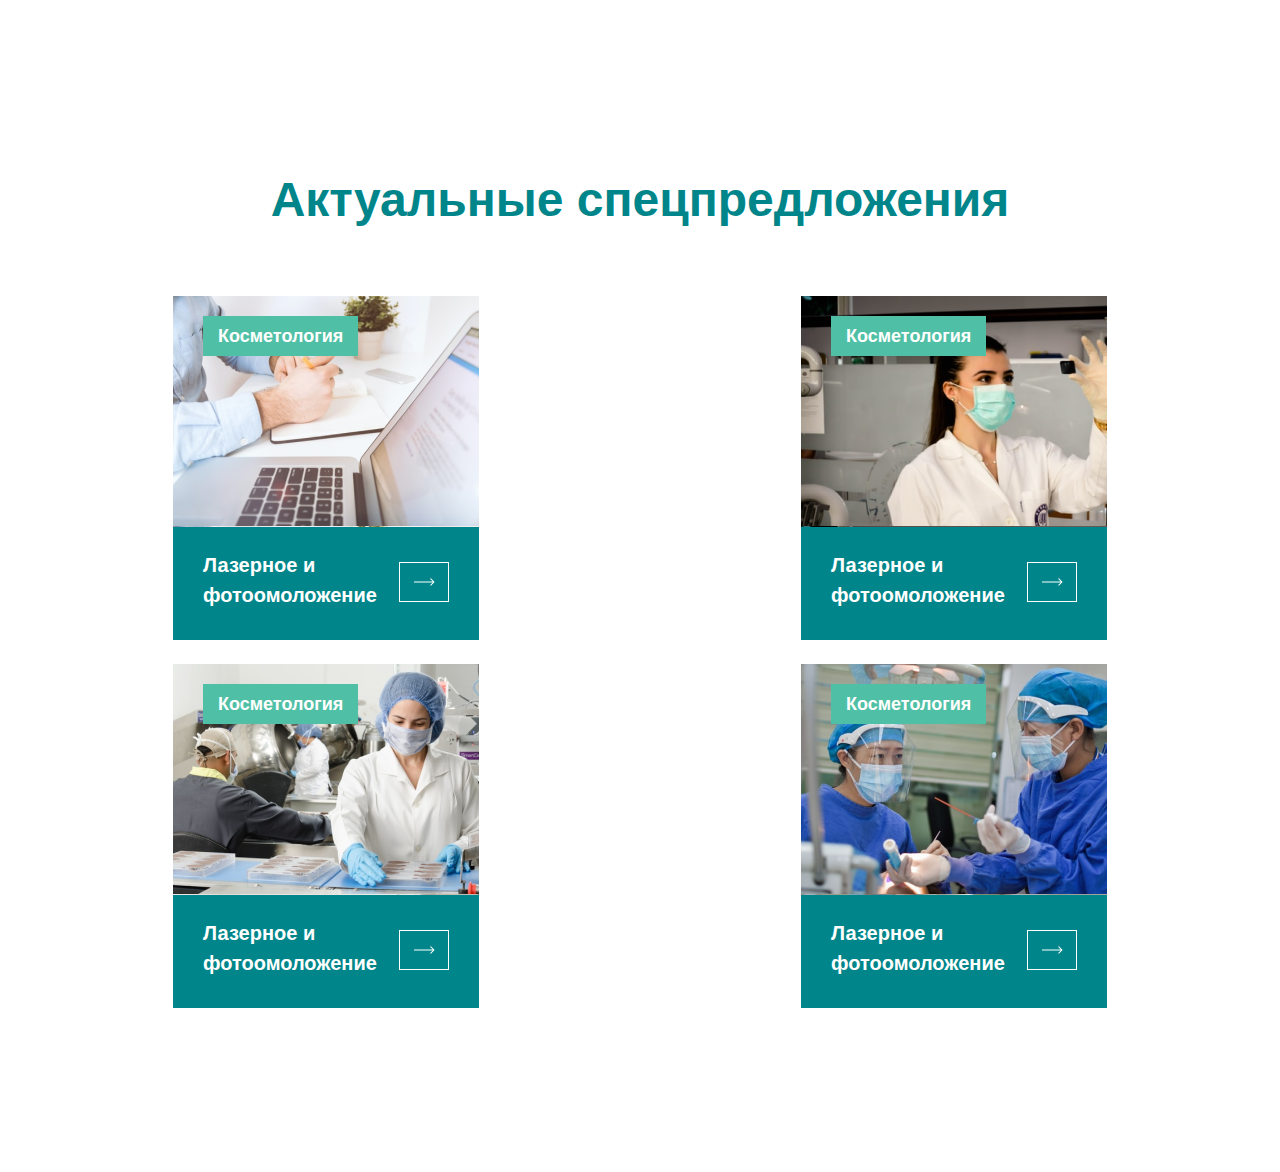
<file: fragment1/index.html>
<!DOCTYPE html>
<html lang="en">
<head>
  <meta charset="UTF-8">
  <meta name="viewport" content="width=device-width, initial-scale=1.0">
  <title>Fragment 1</title>
  <link rel="stylesheet" href="styles/main.css">
</head>
<body>
  <div class="cards">
    <div class="container">
      <h1>Актуальные спецпредложения</h1>
      <div class="cards_inner">
        <div class="card">
          <div class="top" style="background-image: url(img/card_1.png);">
            <a href="#">Косметология</a>
          </div>
          <div class="bottom">
            <h4>Лазерное и фотоомоложение</h4>
            <a href="#"><img src="img/arrow.svg" alt=""></a>
          </div>
        </div>
        <div class="card">
          <div class="top" style="background-image: url(img/card_2.png);">
            <a href="#">Косметология</a>
          </div>
          <div class="bottom">
            <h4>Лазерное и фотоомоложение</h4>
            <a href="#"><img src="img/arrow.svg" alt=""></a>
          </div>
        </div>
        <div class="card">
          <div class="top" style="background-image: url(img/card_3.png);">
            <a href="#">Косметология</a>
          </div>
          <div class="bottom">
            <h4>Лазерное и фотоомоложение</h4>
            <a href="#"><img src="img/arrow.svg" alt=""></a>
          </div>
        </div>
        <div class="card">
          <div class="top" style="background-image: url(img/card_4.png);">
            <a href="#">Косметология</a>
          </div>
          <div class="bottom">
            <h4>Лазерное и фотоомоложение</h4>
            <a href="#"><img src="img/arrow.svg" alt=""></a>
          </div>
        </div>
      </div>
    </div>
  </div>
</body>
</html>
</file>
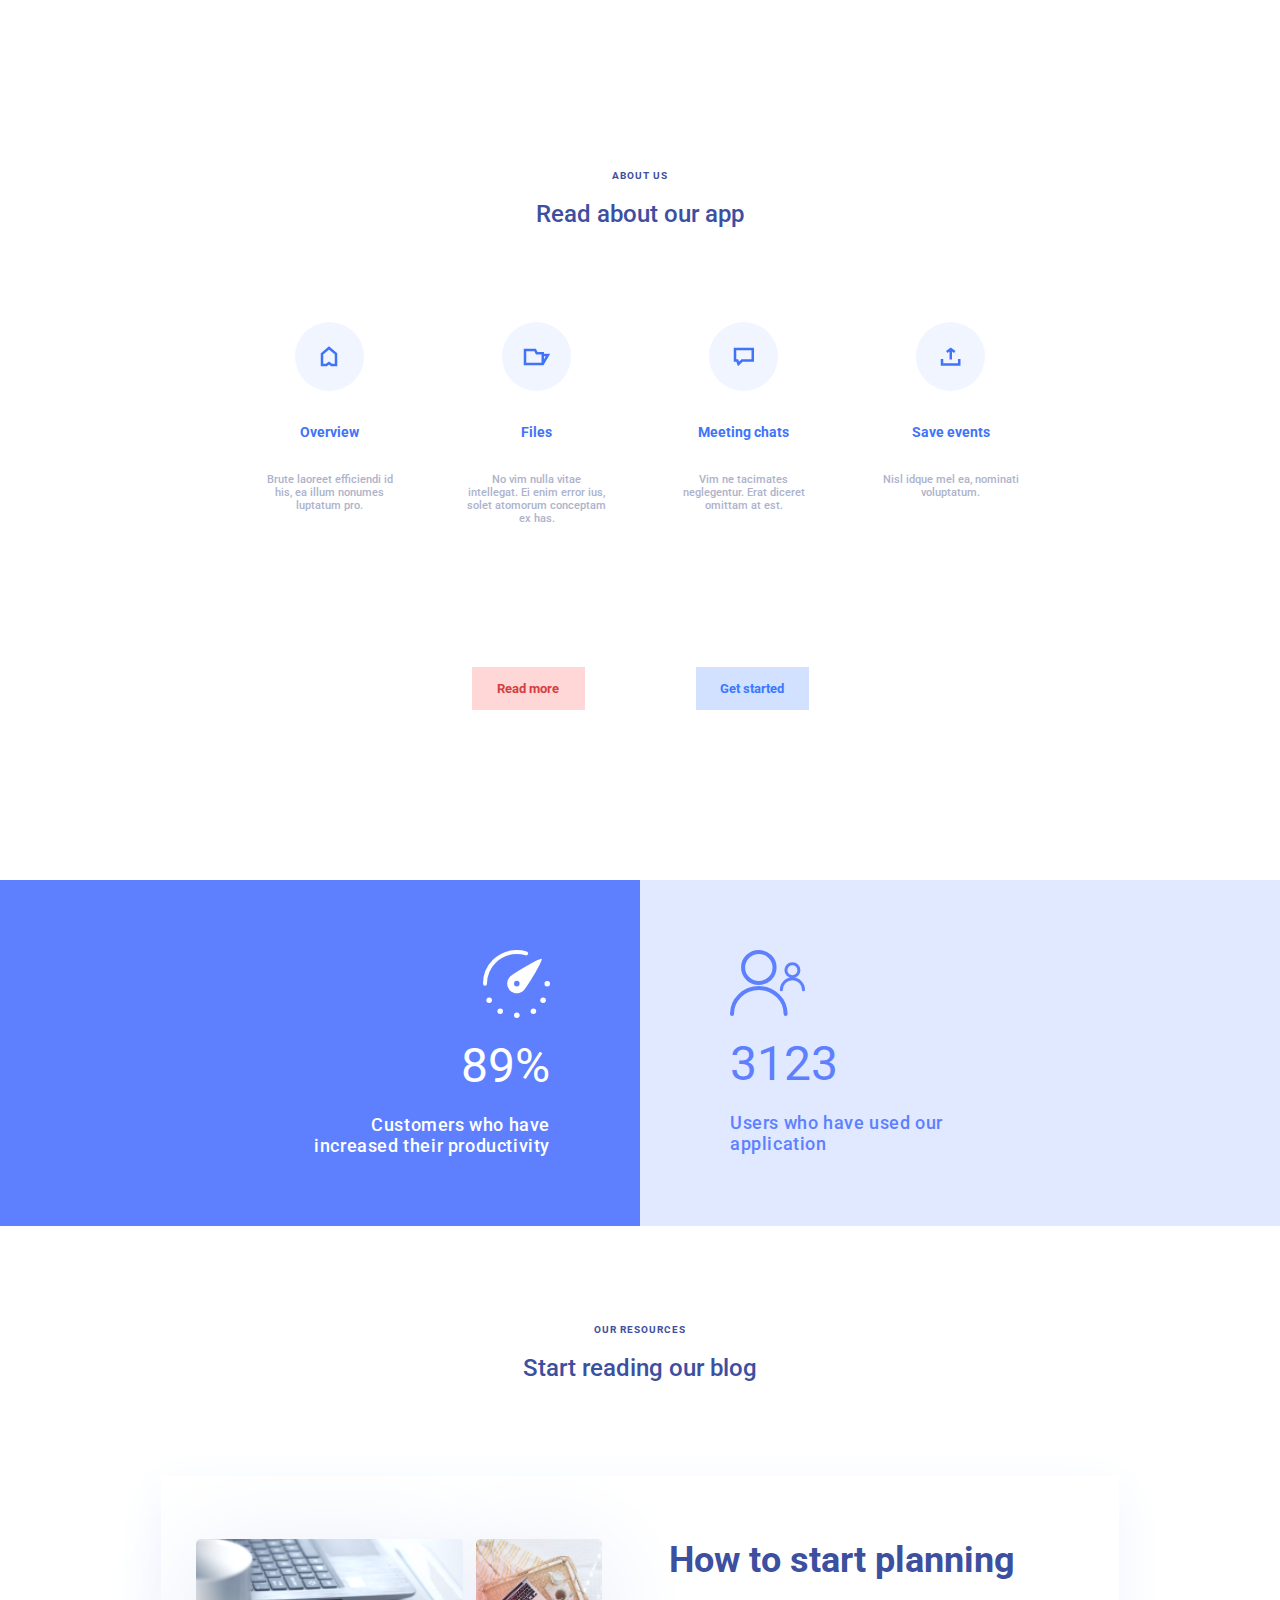
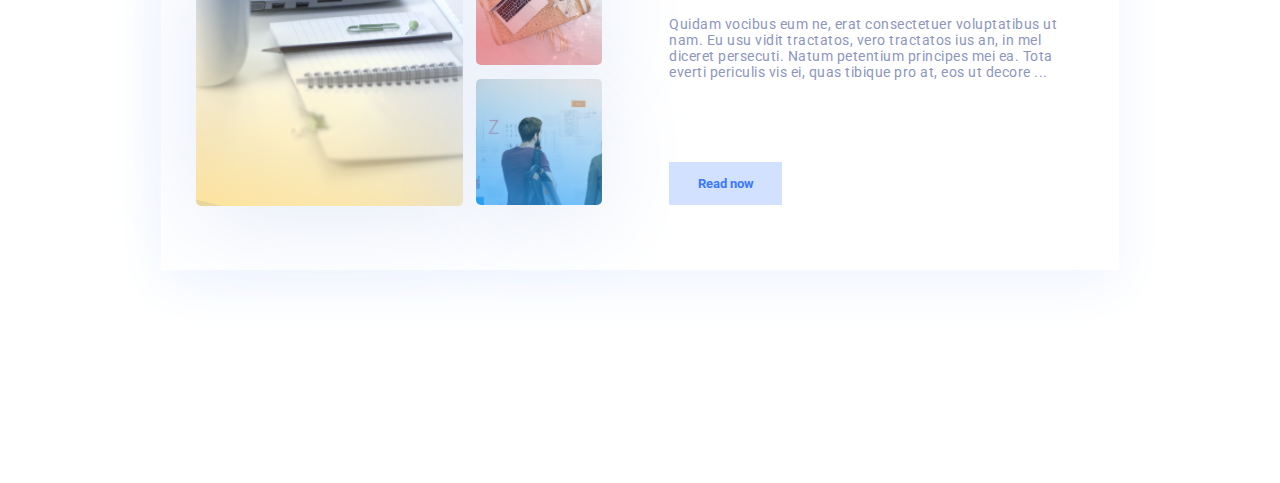
<file: fragment2/index.html>
<!DOCTYPE html>
<html lang="en">
<head>
  <meta charset="UTF-8">
  <meta name="viewport" content="width=device-width, initial-scale=1.0">
  <title>Fragment 2</title>
  <link rel="stylesheet" href="styles/main.css">
  <link rel="preconnect" href="https://fonts.googleapis.com">
  <link rel="preconnect" href="https://fonts.gstatic.com" crossorigin>
  <link href="https://fonts.googleapis.com/css2?family=Roboto:wght@400;500;700&display=swap" rel="stylesheet">
</head>
<body>
  <!-- features -->
  <div class="features">
    <div class="container">
      <div class="title">
        <h2>About us</h2>
        <p>Read about our app</p>
      </div>
      <div class="cards">
        <div class="item">
          <img src="img/icon1.svg" alt="Overview">         
          <h3>Overview</h3>
          <p>Brute laoreet efficiendi id his, ea illum nonumes luptatum pro.</p>
        </div>
        <div class="item">
          <img src="img/icon2.svg" alt="Files">     
          <h3>Files</h3>
          <p>No vim nulla vitae intellegat. Ei enim error ius, solet atomorum conceptam ex has.</p>
        </div>
        <div class="item">
          <img src="img/icon3.svg" alt="Meeting chats">                         
          <h3>Meeting chats</h3>
          <p>Vim ne tacimates neglegentur. Erat diceret omittam at est.</p>
        </div>
        <div class="item">
          <img src="img/icon4.svg" alt="Save events">                       
          <h3>Save events</h3>
          <p>Nisl idque mel ea, nominati voluptatum.</p>
        </div>
      </div>
      <div class="buttons">
        <a href="#" class="buttons-readmore">Read more</a>
        <a href="#" class="buttons-getstarted">Get started</a>
      </div>
    </div>
  </div>
  <!-- stats -->
  <div class="stats">
    <div class="container">
      <div class="stats-inner">
        <div class="stats-left">
          <img src="img/icon5.svg" alt="Customers">
          <p>89%</p>
          <p>Customers who have increased their productivity</p>      
        </div>
        <div class="stats-right">
          <img src="img/icon6.svg" alt="Users">
          <p>3123</p>
          <p>Users who have used our application</p>          
        </div>
      </div>
    </div>
  </div>
  <!-- blog -->
  <div class="blog">
    <div class="container">
      <div class="title">
        <h2>Our resources</h2>
        <p>Start reading our blog</p>
      </div>
      <div class="blog-inner">
        <div class="blog-gallery">
          <div class="image-1"></div>
          <div class="image-2"></div>
          <div class="image-3"></div>
        </div>
        <div class="blog-text">
          <h3>How to start planning</h3>
          <p>Quidam vocibus eum ne, erat consectetuer voluptatibus ut nam. Eu usu vidit tractatos, vero tractatos ius an, in mel diceret persecuti. Natum petentium principes mei ea. Tota everti periculis vis ei, quas tibique pro at, eos ut decore ...</p>
          <div class="buttons">
            <a href="#" class="buttons-getstarted">Read now</a>
          </div>
        </div>
      </div>
    </div>
  </div>
</body>
</html>
</file>
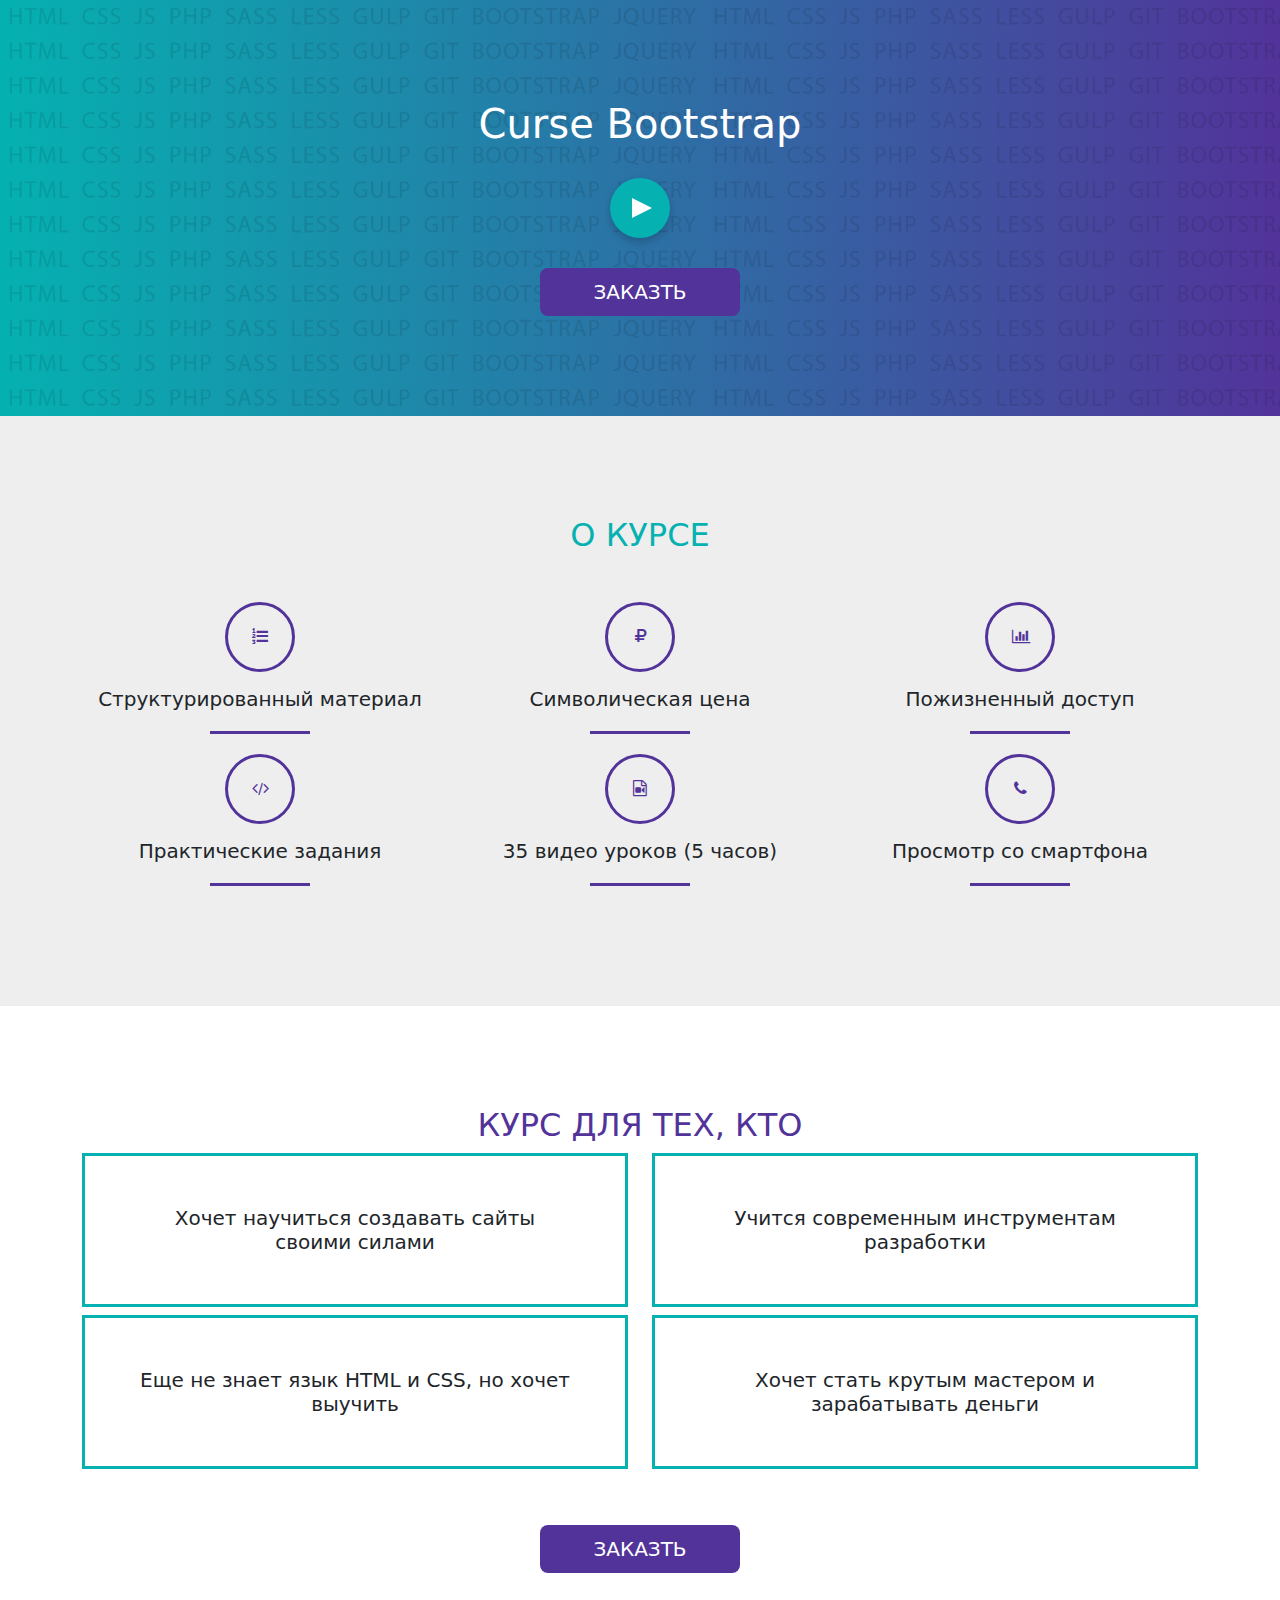
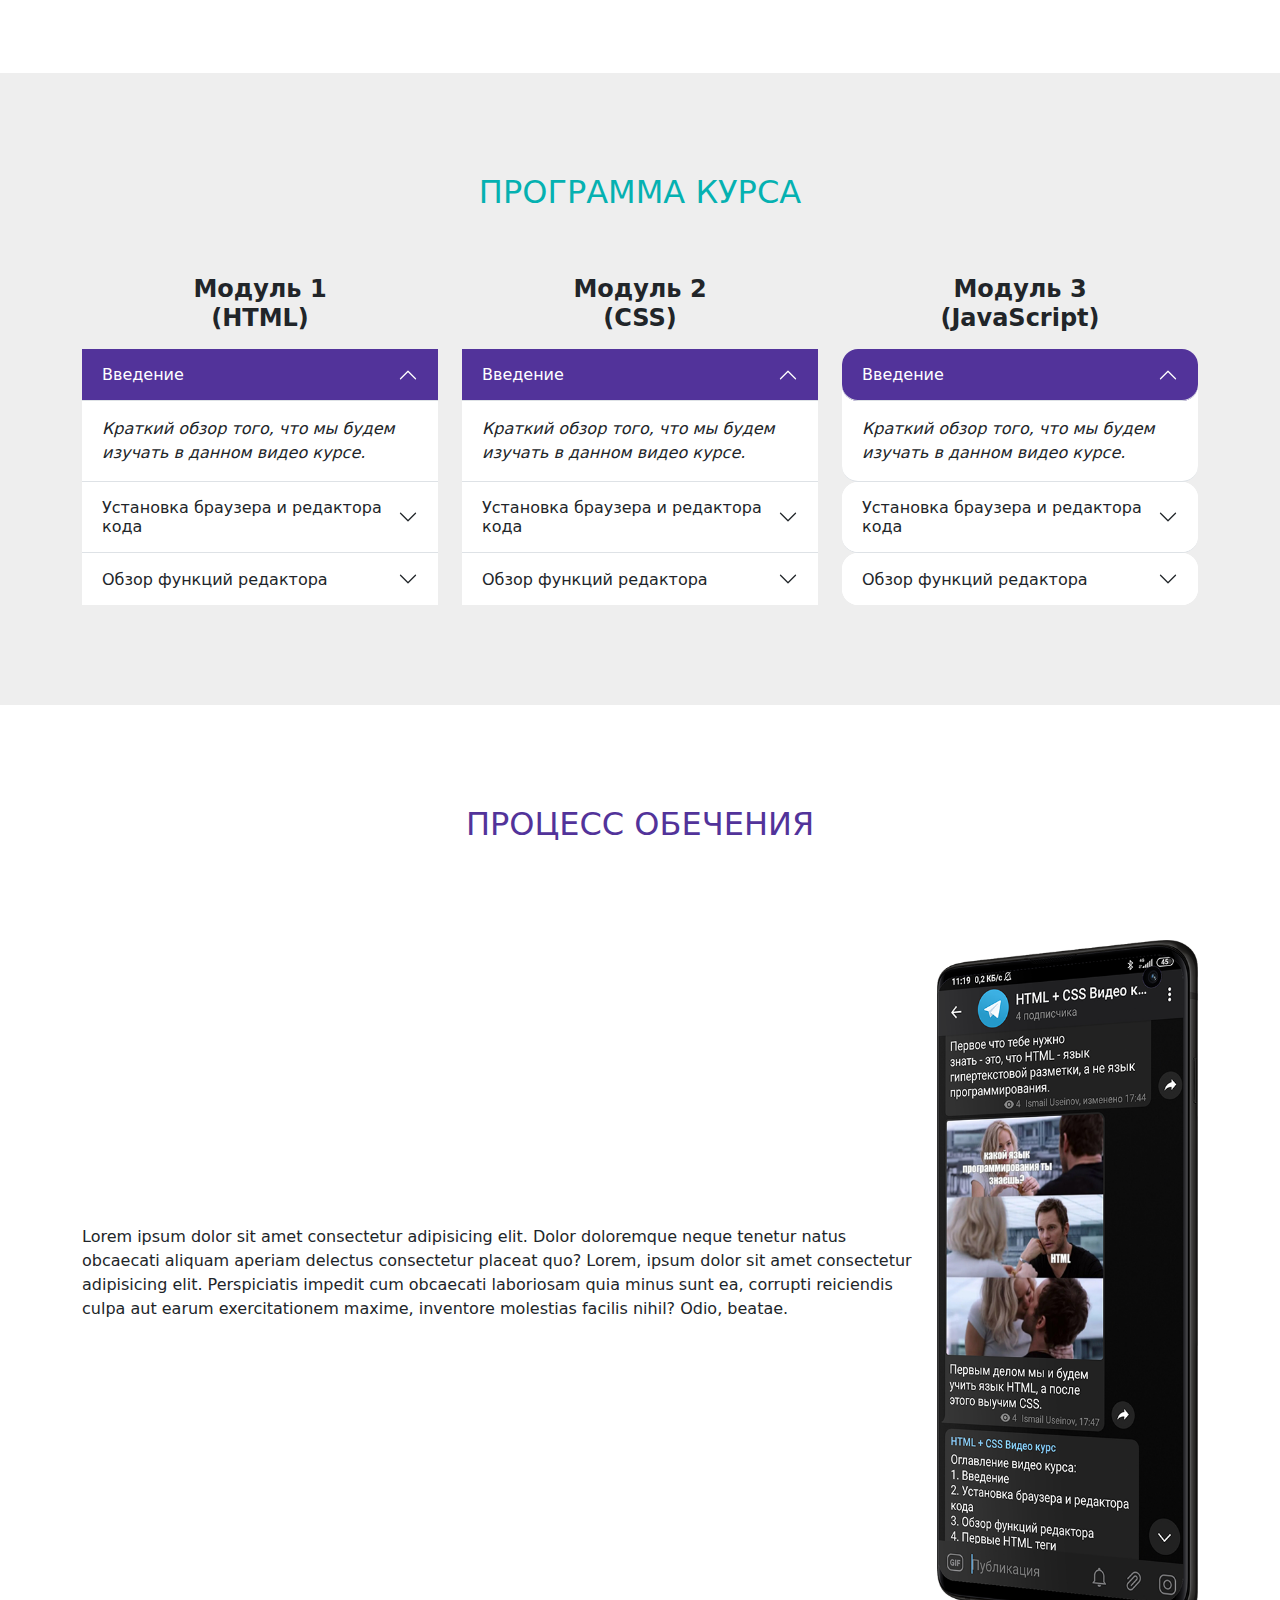
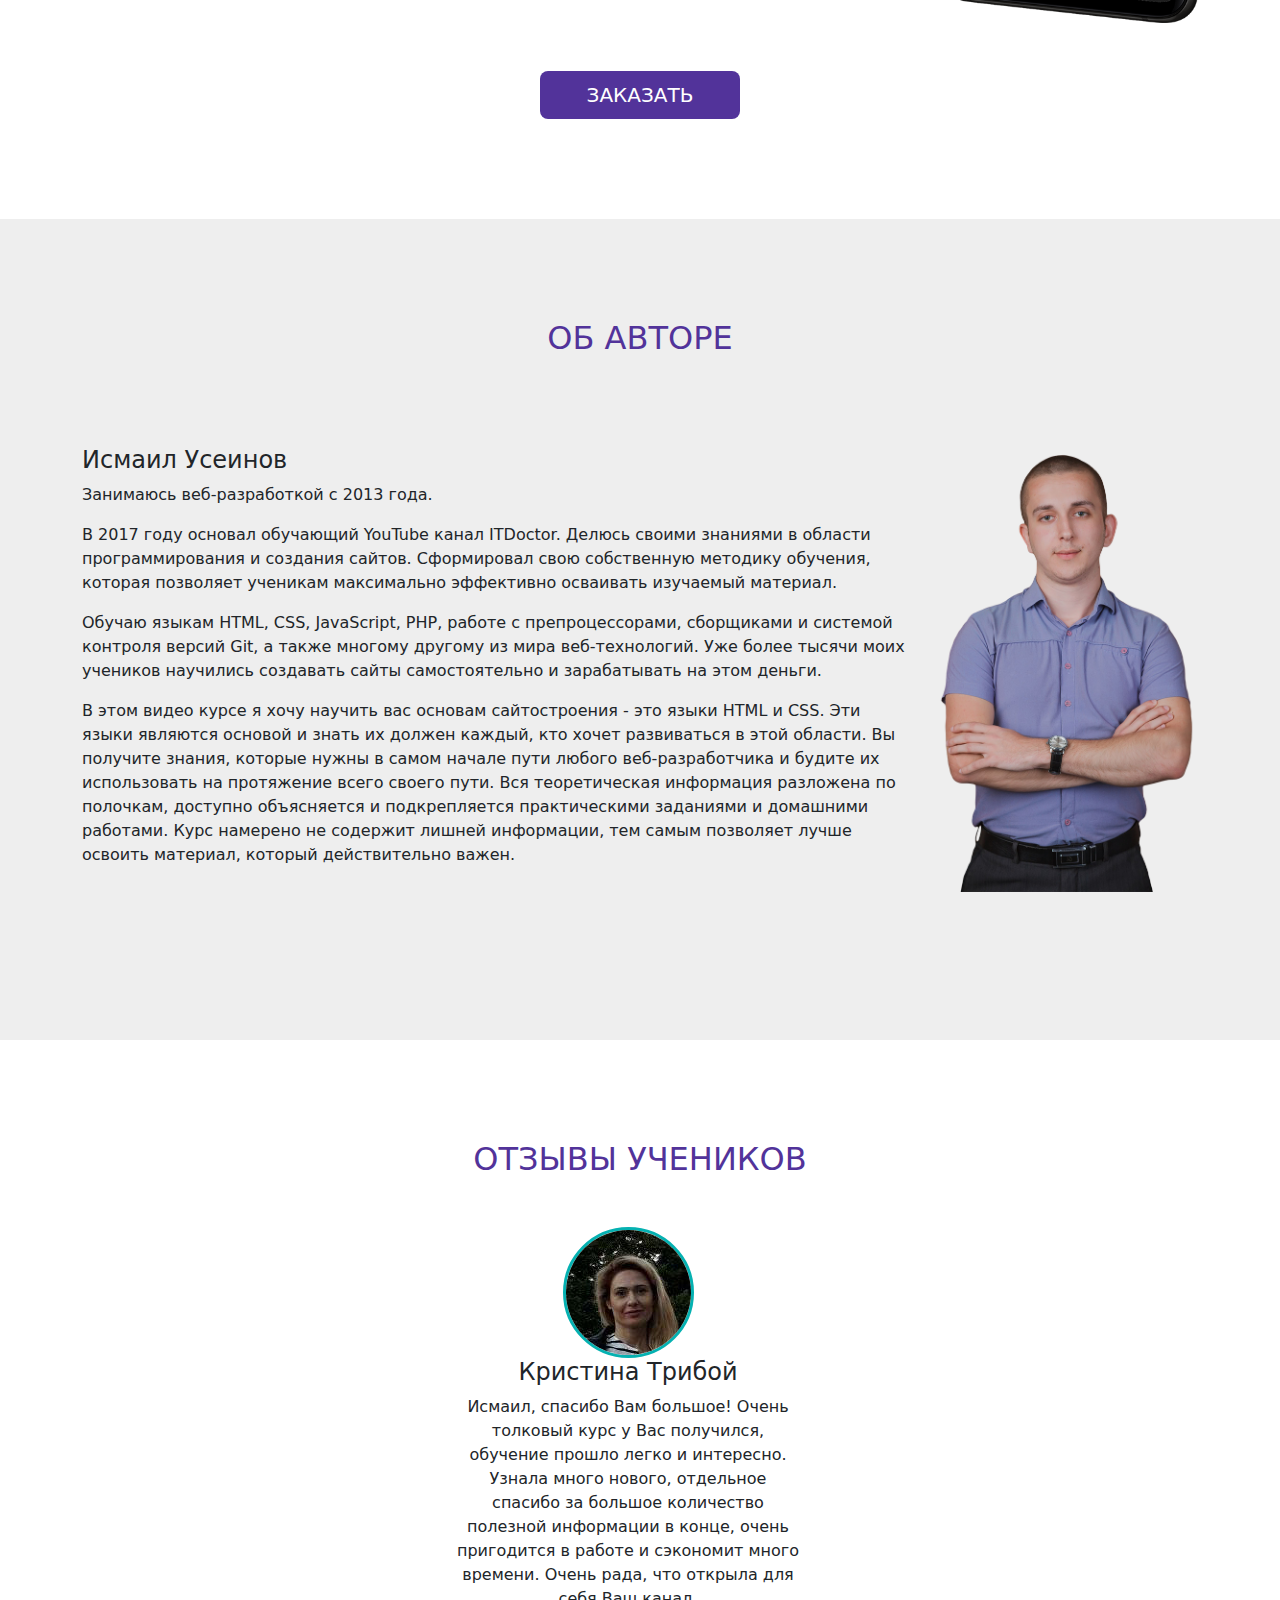
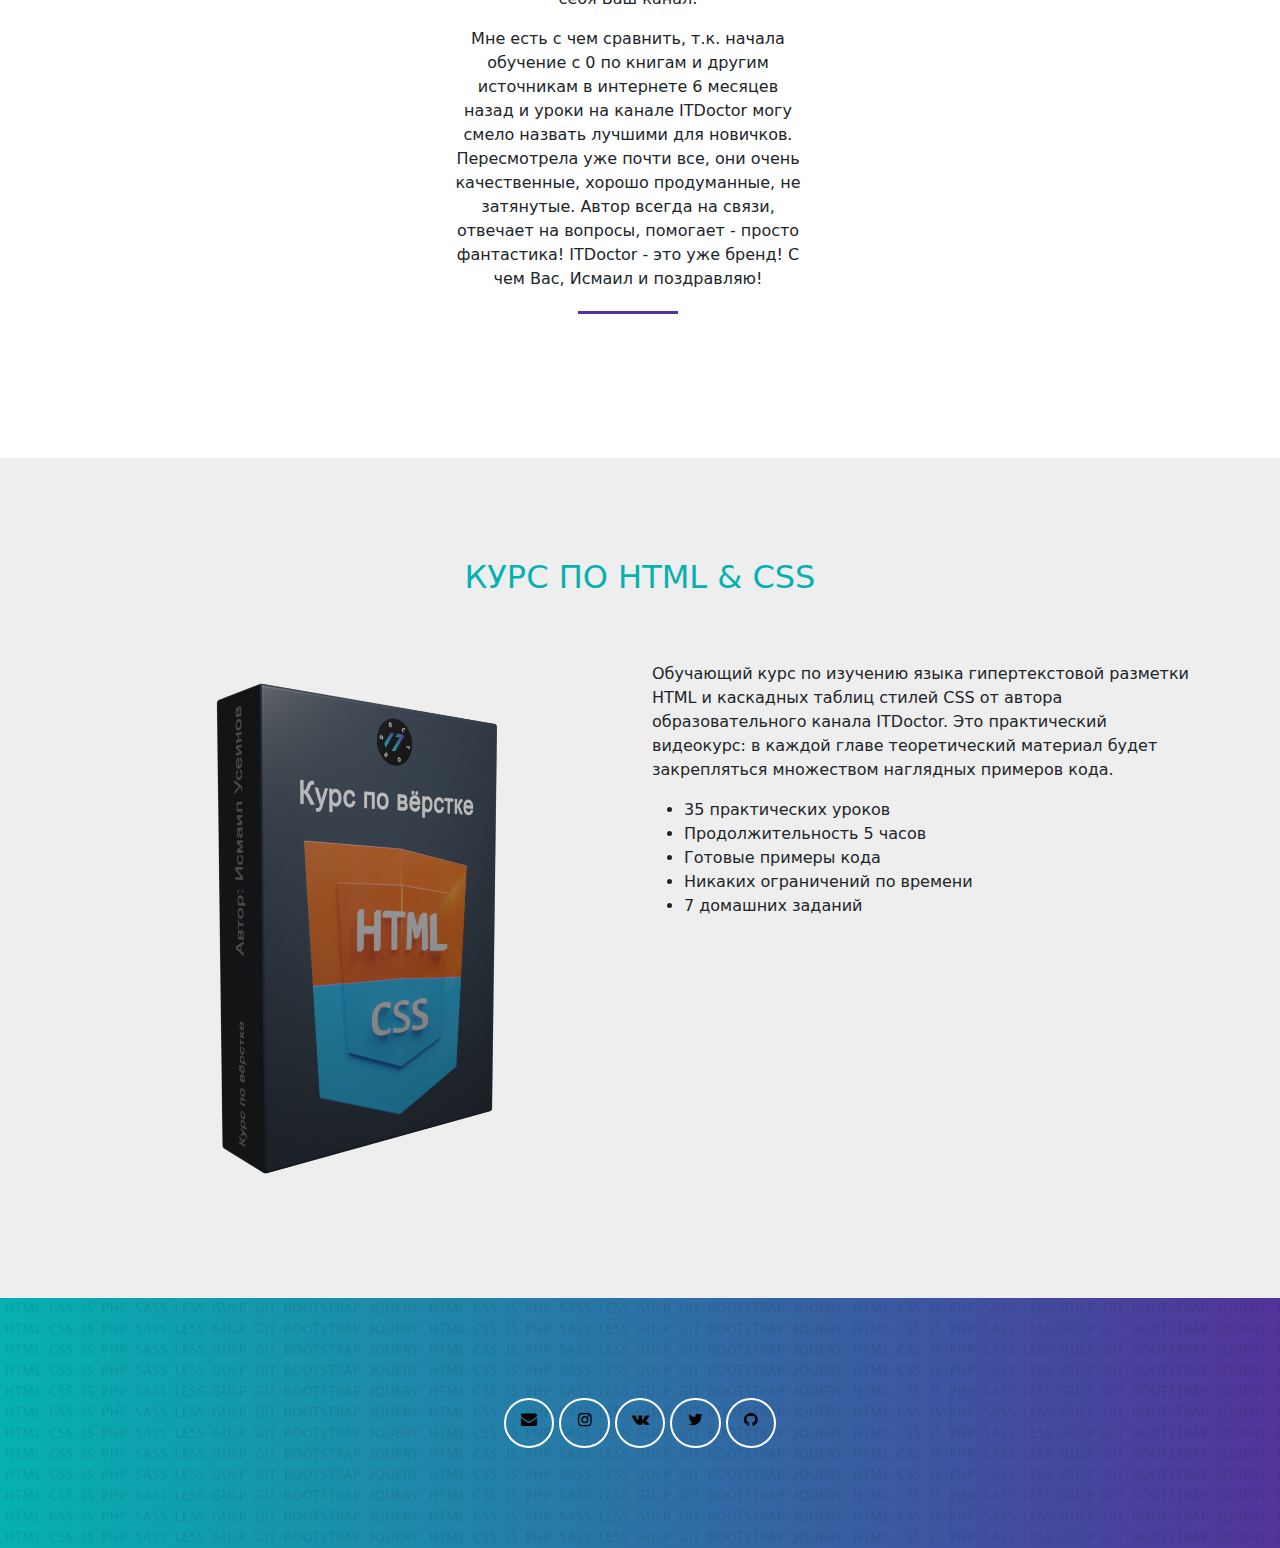
<file: TestBroodstrap/index.html>
<!doctype html>
<html lang="en">
	<head>
		<meta charset="UTF-8" />
		<meta name="viewport" content="width=device-width, initial-scale=1.0" />
		<title>Curse Bootstrap</title>
		<link rel="shortcut icon" href="img/favicon.ico" type="image/x-icon" />
		<link rel="stylesheet" href="css/bootstrap.min.css" />
		<link rel="stylesheet" href="css/fontello.css" />
		<link rel="stylesheet" href="css/style.css" />
	</head>
	<body>
		<header>
			<div class="container">
				<div class="row">
					<div class="col-12">
						<h1 class="text-center text-white">Curse Bootstrap</h1>
						<div
							class="itd_play"
							data-bs-toggle="modal"
							data-bs-target="#myModel">
							<div class="itd_triangle"></div>
						</div>
						<a href="#footer" class="btn btn-itd btn-lg text-uppercase"
							>Заказть</a
						>
					</div>
				</div>
			</div>
		</header>
		<!-- About the course -->
		<section class="about">
			<div class="container">
				<div class="row">
					<div class="col-12">
						<h2 class="text-center text-uppercase color1 mb-5">О курсе</h2>
					</div>
				</div>
				<div class="row">
					<div class="col-xl-4 col-md-6 col-sm-12 text-center">
						<div class="itd_circle"><i class="icon-list-numbered"></i></div>
						<h5 class="text-center">Структурированный материал</h5>
						<div class="line"></div>
					</div>
					<div class="col-xl-4 col-md-6 col-sm-12 text-center">
						<div class="itd_circle"><i class="icon-rouble"></i></div>
						<h5 class="text-center">Символическая цена</h5>
						<div class="line"></div>
					</div>

					<div class="col-xl-4 col-md-6 col-sm-12 text-center">
						<div class="itd_circle"><i class="icon-chart-bar"></i></div>
						<h5 class="text-center">Пожизненный доступ</h5>
						<div class="line"></div>
					</div>
					<div class="col-xl-4 col-md-6 col-sm-12 text-center">
						<div class="itd_circle"><i class="icon-code"></i></div>
						<h5 class="text-center">Практические задания</h5>
						<div class="line"></div>
					</div>
					<div class="col-xl-4 col-md-6 col-sm-12 text-center">
						<div class="itd_circle"><i class="icon-file-video"></i></div>
						<h5 class="text-center">35 видео уроков (5 часов)</h5>
						<div class="line"></div>
					</div>
					<div class="col-xl-4 col-md-6 col-sm-12 text-center">
						<div class="itd_circle"><i class="icon-phone"></i></div>
						<h5 class="text-center">Просмотр со смартфона</h5>
						<div class="line"></div>
					</div>
				</div>
			</div>
		</section>
		<!-- From whom -->
		<section class="forwhom">
			<div class="container">
				<div class="row">
					<div class="col-12">
						<h2 class="text-center text-uppercase color2 md-5">
							Курс для тех, кто
						</h2>
					</div>
				</div>
				<div class="row mb-5">
					<div class="col-md-6 col-sm-12">
						<h5 class="text-center">
							Хочет научиться создавать сайты своими силами
						</h5>
					</div>
					<div class="col-md-6 col-sm-12">
						<h5 class="text-center">
							Учится современным инструментам разработки
						</h5>
					</div>
					<div class="col-md-6 col-sm-12">
						<h5 class="text-center">
							Еще не знает язык HTML и CSS, но хочет выучить
						</h5>
					</div>
					<div class="col-md-6 col-sm-12">
						<h5 class="text-center">
							Хочет стать крутым мастером и зарабатывать деньги
						</h5>
					</div>
				</div>
				<div class="row">
					<div class="col-12">
						<a href="#footer" class="btn btn-lg text-uppercase btn-itd"
							>Заказть</a
						>
					</div>
				</div>
			</div>
		</section>

		<!-- Accordions -->
		<section class="accordions">
			<div class="container">
				<div class="row">
					<h2 class="col-12 text-center text-uppercase color1 mb-5">
						Программа курса
					</h2>
				</div>
				<div class="row">
					<div class="col-xl-4 col-md-6 col-sm-12">
						<h4 class="text-center fw-bold mb-3 mt-3">Модуль 1 <br />(HTML)</h4>
						<!-- Accordions 1-->
						<div class="accordion accordion-flush" id="accordion1">
							<div class="accordion-item">
								<h2 class="accordion-header">
									<button
										class="accordion-button"
										type="button"
										data-bs-toggle="collapse"
										data-bs-target="#flush-collapse1_1"
										aria-expanded="false"
										aria-controls="flush-collapse1_1">
										Введение
									</button>
								</h2>
								<div
									id="flush-collapse1_1"
									class="accordion-collapse show"
									data-bs-parent="#accordion1">
									<div class="accordion-body fst-italic">
										Краткий обзор того, что мы будем изучать в данном видео
										курсе.
									</div>
								</div>
							</div>
							<div class="accordion-item">
								<h2 class="accordion-header">
									<button
										class="accordion-button collapsed"
										type="button"
										data-bs-toggle="collapse"
										data-bs-target="#flush-collapse1_2"
										aria-expanded="false"
										aria-controls="flush-collapse1_2">
										Установка браузера и редактора кода
									</button>
								</h2>
								<div
									id="flush-collapse1_2"
									class="accordion-collapse collapse"
									data-bs-parent="#accordion1">
									<div class="accordion-body fst-italic">
										В этом уроке мы установим браузер Google Chrome и редактор
										кода VS Code.
									</div>
								</div>
							</div>
							<div class="accordion-item">
								<h2 class="accordion-header">
									<button
										class="accordion-button collapsed"
										type="button"
										data-bs-toggle="collapse"
										data-bs-target="#flush-collapse1_3"
										aria-expanded="false"
										aria-controls="flush-collapse1_3">
										Обзор функций редактора
									</button>
								</h2>
								<div
									id="flush-collapse1_3"
									class="accordion-collapse collapse"
									data-bs-parent="#accordion1">
									<div class="accordion-body fst-italic">
										Рассмотрим функции редактора VS Code и узнаем как с ним
										работать.
									</div>
								</div>
							</div>
						</div>
					</div>
					<!-- Accordions 2 -->
					<div class="col-xl-4 col-md-6 col-sm-12">
						<h4 class="text-center fw-bold mb-3 mt-3">Модуль 2 <br />(CSS)</h4>
						<div class="accordion accordion-flush" id="accordion2">
							<div class="accordion-item">
								<h2 class="accordion-header">
									<button
										class="accordion-button"
										type="button"
										data-bs-toggle="collapse"
										data-bs-target="#flush-collapse2_1"
										aria-expanded="false"
										aria-controls="flush-collapse2_1">
										Введение
									</button>
								</h2>
								<div
									id="flush-collapse2_1"
									class="accordion-collapse show"
									data-bs-parent="#accordion2">
									<div class="accordion-body fst-italic">
										Краткий обзор того, что мы будем изучать в данном видео
										курсе.
									</div>
								</div>
							</div>
							<div class="accordion-item">
								<h2 class="accordion-header">
									<button
										class="accordion-button collapsed"
										type="button"
										data-bs-toggle="collapse"
										data-bs-target="#flush-collapse2_2"
										aria-expanded="false"
										aria-controls="flush-collapse2_2">
										Установка браузера и редактора кода
									</button>
								</h2>
								<div
									id="flush-collapse2_2"
									class="accordion-collapse collapse"
									data-bs-parent="#accordion2">
									<div class="accordion-body fst-italic">
										В этом уроке мы установим браузер Google Chrome и редактор
										кода VS Code.
									</div>
								</div>
							</div>
							<div class="accordion-item">
								<h2 class="accordion-header">
									<button
										class="accordion-button collapsed"
										type="button"
										data-bs-toggle="collapse"
										data-bs-target="#flush-collapse2_3"
										aria-expanded="false"
										aria-controls="flush-collapse2_3">
										Обзор функций редактора
									</button>
								</h2>
								<div
									id="flush-collapse2_3"
									class="accordion-collapse collapse"
									data-bs-parent="#accordion2">
									<div class="accordion-body fst-italic">
										Рассмотрим функции редактора VS Code и узнаем как с ним
										работать.
									</div>
								</div>
							</div>
						</div>
					</div>
					<!-- Accordions 3 -->
					<div class="col-xl-4 col-md-6 col-sm-12 rounded-4">
						<h4 class="text-center fw-bold mb-3 mt-3 rounded-4">
							Модуль 3 <br />(JavaScript)
						</h4>
						<div class="accordion accordion-flush rounded-4" id="accordion3">
							<div class="accordion-item rounded-4">
								<h2 class="accordion-header rounded-4">
									<button
										class="accordion-button rounded-4"
										type="button"
										data-bs-toggle="collapse"
										data-bs-target="#flush-collapse3_1"
										aria-expanded="false"
										aria-controls="flush-collapse3_1">
										Введение
									</button>
								</h2>
								<div
									id="flush-collapse3_1"
									class="accordion-collapse show rounded-4"
									data-bs-parent="#accordion3">
									<div class="accordion-body fst-italic rounded-4">
										Краткий обзор того, что мы будем изучать в данном видео
										курсе.
									</div>
								</div>
							</div>
							<div class="accordion-item rounded-4">
								<h2 class="accordion-header rounded-4">
									<button
										class="accordion-button collapsed rounded-4"
										type="button"
										data-bs-toggle="collapse"
										data-bs-target="#flush-collapse3_2"
										aria-expanded="false"
										aria-controls="flush-collapse3_2">
										Установка браузера и редактора кода
									</button>
								</h2>
								<div
									id="flush-collapse3_2"
									class="accordion-collapse collapse rounded-4"
									data-bs-parent="#accordion3">
									<div class="accordion-body fst-italic rounded-4">
										В этом уроке мы установим браузер Google Chrome и редактор
										кода VS Code.
									</div>
								</div>
							</div>
							<div class="accordion-item rounded-4">
								<h2 class="accordion-header rounded-4">
									<button
										class="accordion-button collapsed rounded-4"
										type="button"
										data-bs-toggle="collapse"
										data-bs-target="#flush-collapse3_3"
										aria-expanded="false"
										aria-controls="flush-collapse3_3">
										Обзор функций редактора
									</button>
								</h2>
								<div
									id="flush-collapse3_3"
									class="accordion-collapse collapse"
									data-bs-parent="#accordion3">
									<div class="accordion-body fst-italic">
										Рассмотрим функции редактора VS Code и узнаем как с ним
										работать.
									</div>
								</div>
							</div>
						</div>
					</div>
				</div>
			</div>
		</section>
		<!-- Leaning  -->
		<section class="leaning">
			<div class="container">
				<div class="row">
					<div class="col-12">
						<h2 class="text-center text-uppercase color2 mb-5">
							Процесс обечения
						</h2>
					</div>
				</div>
				<div class="row align-items-center">
					<div class="col-lg-9 col-sm-12 mb-3">
						Lorem ipsum dolor sit amet consectetur adipisicing elit. Dolor
						doloremque neque tenetur natus obcaecati aliquam aperiam delectus
						consectetur placeat quo? Lorem, ipsum dolor sit amet consectetur
						adipisicing elit. Perspiciatis impedit cum obcaecati laboriosam quia
						minus sunt ea, corrupti reiciendis culpa aut earum exercitationem
						maxime, inventore molestias facilis nihil? Odio, beatae.
					</div>
					<div class="col-lg-3 col-sm-12 mb-sm-5 mt-sm-5 text-center">
						<img src="img/mockup.png" alt="" class="img-fluid" />
					</div>
				</div>
			</div>
			<div class="row">
				<div class="col-12">
					<a href="" class="btn btn-itd btn-lg text-uppercase">Заказать</a>
				</div>
			</div>
		</section>

		<!-- About auothor  -->
		<section class="about_author">
			<div class="container">
				<div class="row">
					<div class="col-12">
						<h2 class="text-center text-uppercase color2 mb-5">Об авторе</h2>
					</div>
				</div>
				<div class="row align-items-center">
					<div class="col-lg-9 col-sm-12 mb-3">
						<h4>Исмаил Усеинов</h4>
						<p>Занимаюсь веб-разработкой с 2013 года.</p>
						<p>
							В 2017 году основал обучающий YouTube канал ITDoctor. Делюсь
							своими знаниями в области программирования и создания сайтов.
							Сформировал свою собственную методику обучения, которая позволяет
							ученикам максимально эффективно осваивать изучаемый материал.
						</p>
						<p>
							Обучаю языкам HTML, CSS, JavaScript, PHP, работе с
							препроцессорами, сборщиками и системой контроля версий Git, а
							также многому другому из мира веб-технологий. Уже более тысячи
							моих учеников научились создавать сайты самостоятельно и
							зарабатывать на этом деньги.
						</p>
						<p>
							В этом видео курсе я хочу научить вас основам сайтостроения - это
							языки HTML и CSS. Эти языки являются основой и знать их должен
							каждый, кто хочет развиваться в этой области. Вы получите знания,
							которые нужны в самом начале пути любого веб-разработчика и будите
							их использовать на протяжение всего своего пути. Вся теоретическая
							информация разложена по полочкам, доступно объясняется и
							подкрепляется практическими заданиями и домашними работами. Курс
							намерено не содержит лишней информации, тем самым позволяет лучше
							освоить материал, который действительно важен.
						</p>
					</div>

					<div class="col-lg-3 col-sm-12 mb-sm-5 mt-sm-5 text-center">
						<img src="img/author.png" alt="" class="img-fluid" />
					</div>
				</div>
			</div>
		</section>

		<!-- Feedbacks -->
		<section class="feedbacks">
			<div class="container">
				<div class="row">
					<div class="col-12">
						<h2 class="text-center text-uppercase color2 mb-5">
							Отзывы учеников
						</h2>
					</div>
					<div class="row justify-content-center">
						<div class="col-lg-4 col-md-6 col-sm12 text-center mb-4">
							<img src="img/people.jpg" alt="" class="img-fluid rounded" />
							<h4>Кристина Трибой</h4>
							<p>
								Исмаил, спасибо Вам большое! Очень толковый курс у Вас
								получился, обучение прошло легко и интересно. Узнала много
								нового, отдельное спасибо за большое количество полезной
								информации в конце, очень пригодится в работе и сэкономит много
								времени. Очень рада, что открыла для себя Ваш канал.
							</p>
							<p>
								Мне есть с чем сравнить, т.к. начала обучение с 0 по книгам и
								другим источникам в интернете 6 месяцев назад и уроки на канале
								ITDoctor могу смело назвать лучшими для новичков. Пересмотрела
								уже почти все, они очень качественные, хорошо продуманные, не
								затянутые. Автор всегда на связи, отвечает на вопросы, помогает
								- просто фантастика! ITDoctor - это уже бренд! С чем Вас, Исмаил
								и поздравляю!
							</p>
							<div class="line"></div>
						</div>
					</div>
				</div>
			</div>
		</section>

		<!-- Buy -->
		<section class="buy">
			<div class="container">
				<div class="row">
					<h2 class="text-center text-uppercase md-5 color1">
						Курс по HTML & CSS
					</h2>
				</div>
				<div class="row mt-5 justify-content-center align-items-center">
					<div class="col-lg-6 col-md-6 col-sm12">
						<img
							src="img/preview.png"
							alt=""
							class="img-fluid mx-auto d-block" />
					</div>
					<div class="desc col-lg-6 col-md-6 col-sm12 mb-5">
						<p>
							Обучающий курс по изучению языка гипертекстовой разметки HTML и
							каскадных таблиц стилей CSS от автора образовательного канала
							ITDoctor. Это практический видеокурс: в каждой главе теоретический
							материал будет закрепляться множеством наглядных примеров кода.
						</p>
						<ul>
							<li>35 практических уроков</li>
							<li>Продолжительность 5 часов</li>
							<li>Готовые примеры кода</li>
							<li>Никаких ограничений по времени</li>
							<li>7 домашних заданий</li>
						</ul>
						<div class="money_frame col-sm12 mb-5">
							<iframe
								src="https://yoomoney.ru/quickpay/fundraise/button?billNumber=1FIN5TDO4A1.260128&"
								width="330"
								height="50"
								frameborder="0"
								allowtransparency="true"
								scrolling="no"></iframe
							>​
						</div>
						<!-- <a href="" class="btn btn-itd btn-lg text-uppercase mt-5">Купить</a> -->
					</div>
				</div>
			</div>
		</section>
		<!-- Footer -->
		<footer id="footer">
			<div class="container">
				<div class="row">
					<div class="col-12 text-center">
						<a
							href="mailto:sakhalgo@gmail.com?subject=Theme&body=Hello, friend!"
							class="btn btn-light btn-social"
							target="_blank"
							><i class="icon-mail-alt"></i
						></a>
						<a href="" class="btn btn-light btn-social" target="_blank"
							><i class="icon-instagram"></i
						></a>
						<a href="" class="btn btn-light btn-social" target="_blank"
							><i class="icon-vkontakte"></i
						></a>
						<a href="" class="btn btn-light btn-social" target="_blank"
							><i class="icon-twitter"></i
						></a>
						<a href="" class="btn btn-light btn-social" target="_blank"
							><i class="icon-github-circled"></i
						></a>
					</div>
				</div>
			</div>
		</footer>

		<!-- Modal -->
		<div
			class="modal fade"
			id="myModel"
			tabindex="-1"
			aria-labelledby="exampleModalLabel"
			aria-hidden="true">
			<div class="modal-dialog">
				<div class="modal-content">
					<div class="modal-header">
						<h1 class="modal-title fs-5" id="exampleModalLabel">
							Bootstrap 5 уроки для начинающих
						</h1>
						<button
							type="button"
							class="btn-close"
							data-bs-dismiss="modal"
							aria-label="Close"></button>
					</div>
					<div class="modal-body">
						<div class="embed-container">
							<iframe
								src="https://www.youtube.com/embed/sFRrfUt7jc0"
								frameborder="0"
								allowfullscreen></iframe>
						</div>
					</div>
				</div>
			</div>
		</div>

		<script src="js/bootstrap.bundle.min.js"></script>
	</body>
</html>
</file>
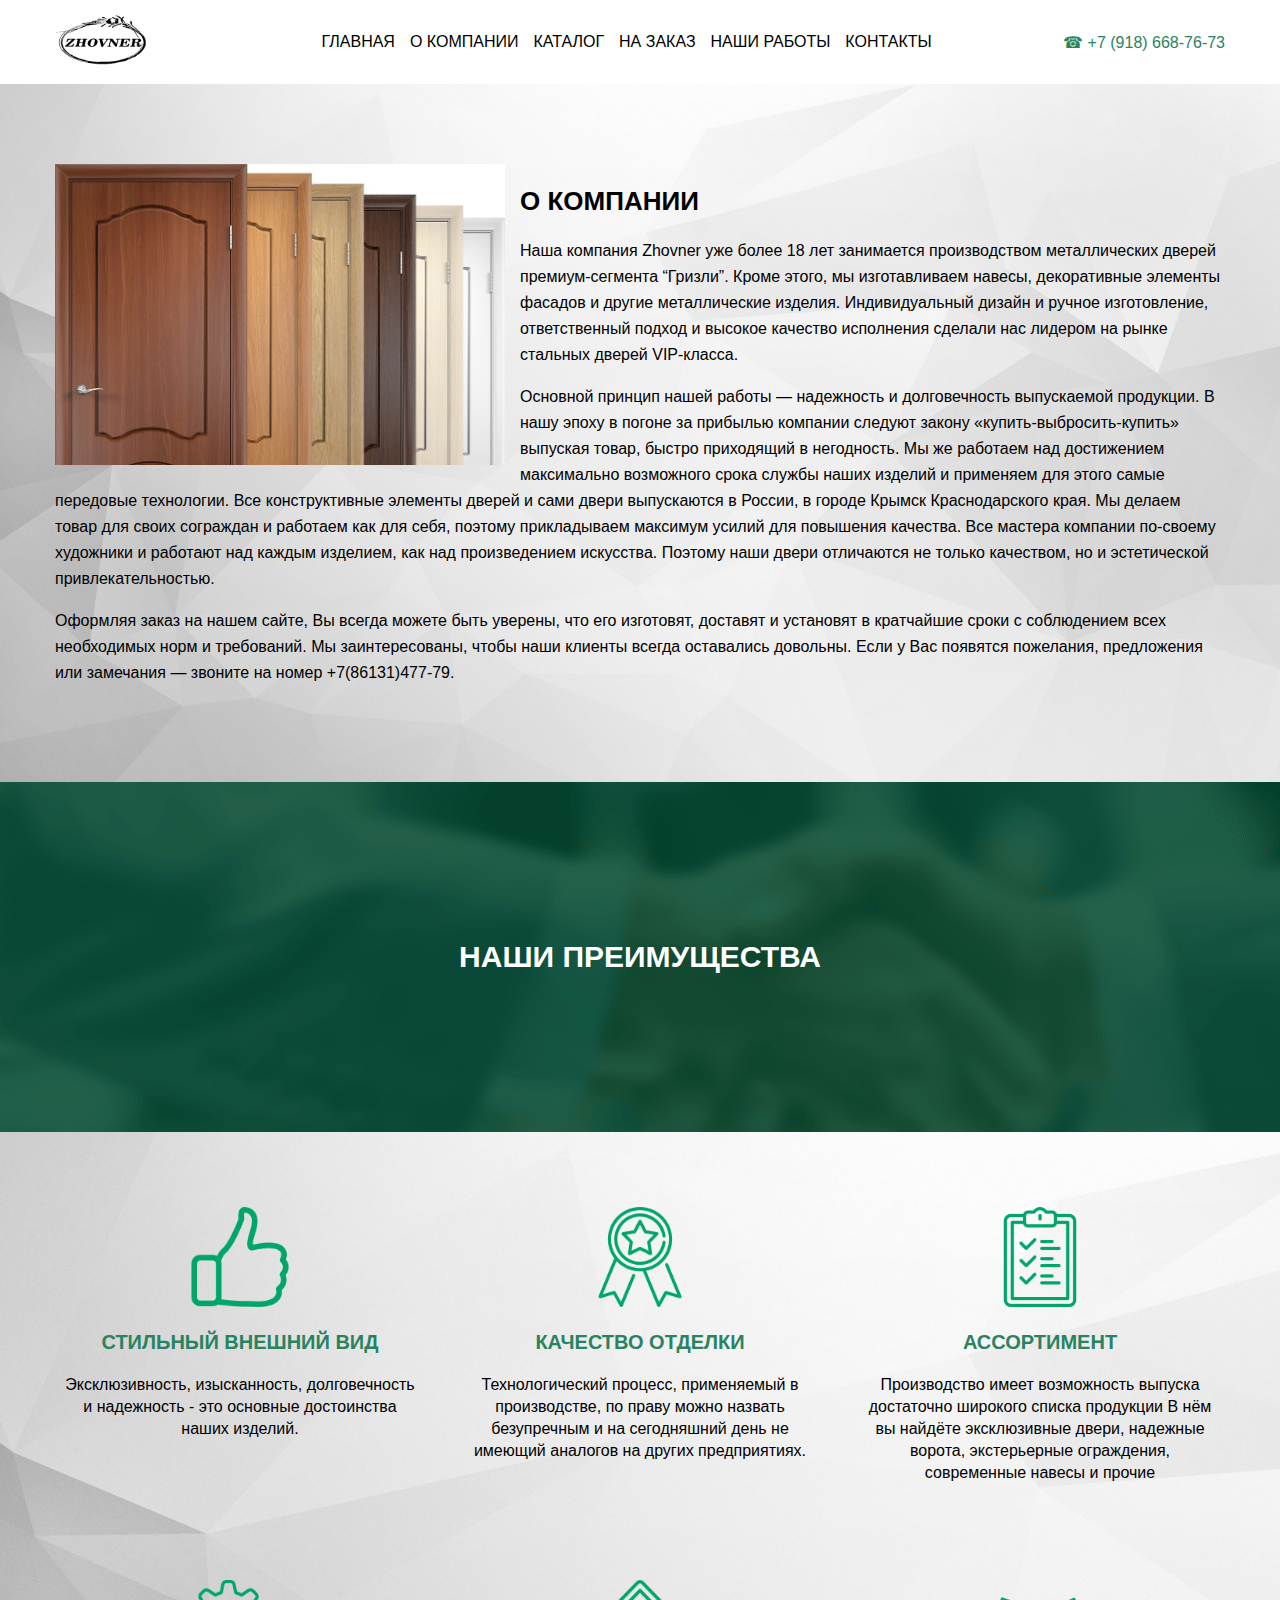
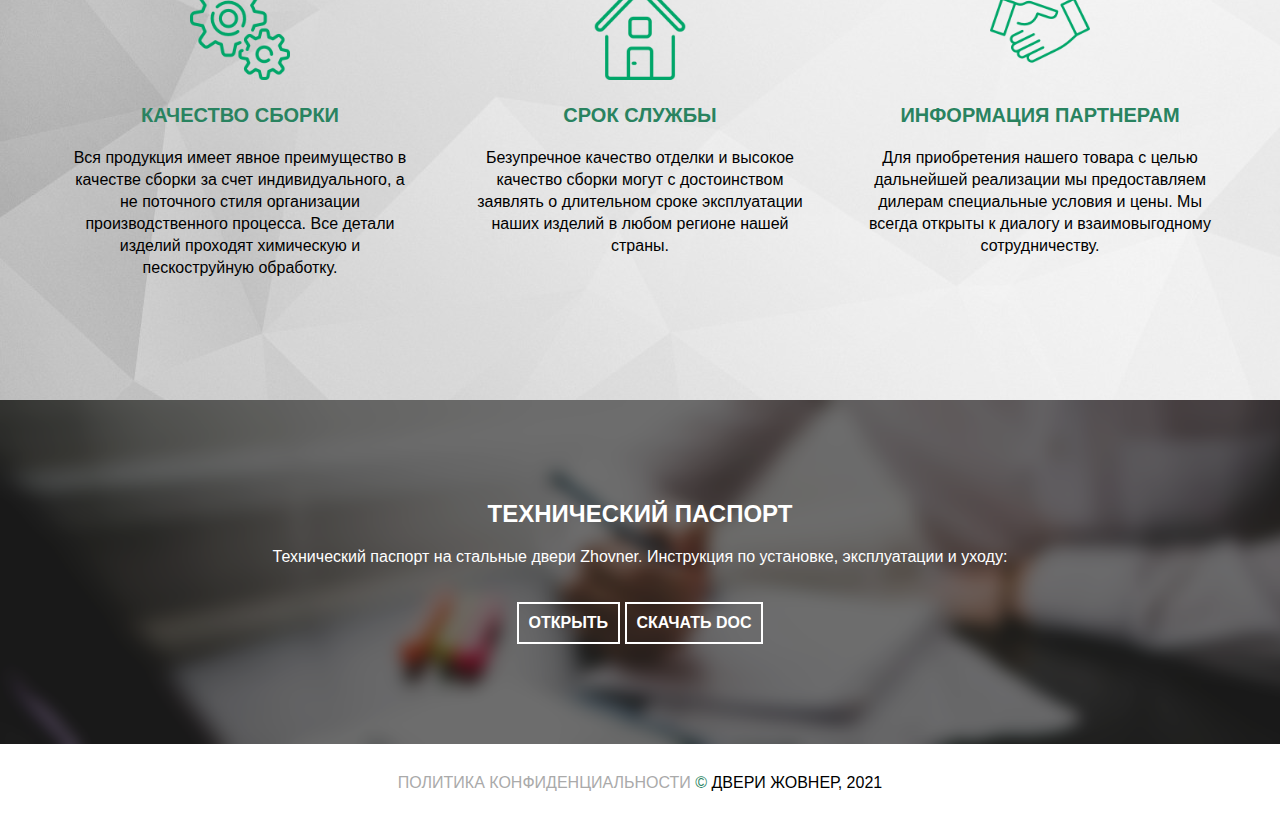
<file: dveri-master/about.html>
<!DOCTYPE html>
<html lang="ru">

<head>
	<meta charset="UTF-8">
	<meta http-equiv="X-UA-Compatible" content="IE=edge">
	<meta name="viewport" content="width=device-width, initial-scale=1.0">
	<link rel="shortcut icon" href="img/logo.png" type="image/x-icon">
	<link rel="stylesheet" href="css/style.css">
	<title>О компании</title>
</head>

<body>
  <!-- Меню -->
	<div class="menu">
		<div class="container">
			<div class="row">
				<div class="logo">
					<a href="index.html">
						<img src="img/logo.png" alt="логотип">
					</a>
				</div>
				<ul>
					<li><a href="index.html">Главная</a></li>
					<li><a href="about.html">О компании</a></li>
					<li><a href="catalog.html">Каталог</a></li>
					<li><a href="order.html">На заказ</a></li>
					<li><a href="portfolio.html">Наши работы</a></li>
					<li><a href="contacts.html">Контакты</a></li>
				</ul>
				<div class="phone">
					<a href="tel:+79186687673">&#9742; +7 (918) 668-76-73</a>
				</div>
			</div>
		</div>
	</div>
  <!-- О компании -->
  <div class="about-company" style="background-image: url(img/background.jpg)">
    <div class="container">
      <div class="row">
        <div class="col-12">
          <img src="img/door1.jpg" alt="О компании">
          <h2>О компании</h2>
          <p>Наша компания Zhovner уже более 18 лет занимается производством металлических дверей премиум-сегмента “Гризли”. Кроме этого, мы изготавливаем навесы, декоративные элементы фасадов и другие металлические изделия. Индивидуальный дизайн и ручное изготовление, ответственный подход и высокое качество исполнения сделали нас лидером на рынке стальных дверей VIP-класса.</p>
          <p>Основной принцип нашей работы — надежность и долговечность выпускаемой продукции. В нашу эпоху в погоне за прибылью компании следуют закону «купить-выбросить-купить» выпуская товар, быстро приходящий в негодность. Мы же работаем над достижением максимально возможного срока службы наших изделий и применяем для этого самые передовые технологии. Все конструктивные элементы дверей и сами двери выпускаются в России, в городе Крымск Краснодарского края. Мы делаем товар для своих сограждан и работаем как для себя, поэтому прикладываем максимум усилий для повышения качества. Все мастера компании по-своему художники и работают над каждым изделием, как над произведением искусства. Поэтому наши двери отличаются не только качеством, но и эстетической привлекательностью.</p>
          <p>Оформляя заказ на нашем сайте, Вы всегда можете быть уверены, что его изготовят, доставят и установят в кратчайшие сроки с соблюдением всех необходимых норм и требований. Мы заинтересованы, чтобы наши клиенты всегда оставались довольны. Если у Вас появятся пожелания, предложения или замечания — звоните на номер +7(86131)477-79.</p>
        </div>
      </div>
    </div>
  </div>
  <!-- Преимущества  -->
	<div class="advantages" style="background-image: url(img/bg-advantages.png)">
		<div class="container">
			<h2>НАШИ ПРЕИМУЩЕСТВА</h2>
		</div>
	</div>
	<div class="advantages-cards" style="background-image: url(img/background.jpg)">
		<div class="container">
			<div class="row advantages-cards-inner">
				<div class="col-4 col-lg-6 col-sm-12 advantages-card">
					<img src="img/icons/like.png" alt="">
					<h3>СТИЛЬНЫЙ ВНЕШНИЙ ВИД</h3>
					<p>Эксклюзивность, изысканность, долговечность и надежность - это основные достоинства наших изделий.</p>
				</div>
				<div class="col-4 col-lg-6 col-sm-12 advantages-card">
					<img src="img/icons/quality.png" alt="">
					<h3>КАЧЕСТВО ОТДЕЛКИ</h3>
					<p>Технологический процесс, применяемый в производстве, по праву можно назвать безупречным и на сегодняшний день не имеющий аналогов на других предприятиях.</p>
				</div>	
				<div class="col-4 col-lg-6 col-sm-12 advantages-card">
					<img src="img/icons/list.png" alt="">
					<h3>АССОРТИМЕНТ</h3>
					<p>Производство имеет возможность выпуска достаточно широкого списка продукции В нём вы найдёте эксклюзивные двери, надежные ворота, экстерьерные ограждения, современные навесы и прочие</p>
				</div>	
				<div class="col-4 col-lg-6 col-sm-12 advantages-card">
					<img src="img/icons/gears.png" alt="">
					<h3>КАЧЕСТВО СБОРКИ</h3>
					<p>Вся продукция имеет явное преимущество в качестве сборки за счет индивидуального, а не поточного стиля организации производственного процесса. Все детали изделий проходят химическую и пескоструйную обработку.</p>
				</div>	
				<div class="col-4 col-lg-6 col-sm-12 advantages-card">
					<img src="img/icons/home.png" alt="">
					<h3>СРОК СЛУЖБЫ</h3>
					<p>Безупречное качество отделки и высокое качество сборки могут с достоинством заявлять о длительном сроке эксплуатации наших изделий в любом регионе нашей страны.</p>
				</div>	
				<div class="col-4 col-lg-6 col-sm-12 advantages-card">
					<img src="img/icons/handshake.png" alt="">
					<h3>ИНФОРМАЦИЯ ПАРТНЕРАМ</h3>
					<p>Для приобретения нашего товара с целью дальнейшей реализации мы предоставляем дилерам специальные условия и цены. Мы всегда открыты к диалогу и взаимовыгодному сотрудничеству.</p>
				</div>		
			</div>
		</div>
	</div>
  <!-- Технический паспорт -->
  <div class="pasport" style="background-image: url(img/bg-pasport.png)">
    <div class="container">
      <div class="row">
        <div class="col-12">
          <h2>Технический паспорт</h2>
          <p>Технический паспорт на стальные двери Zhovner. Инструкция по установке, эксплуатации и уходу:</p>
          <a href="source/tp.pdf" class="btn" target="_blank">Открыть</a>
          <a href="source/tp.doc" class="btn" download="">Скачать DOC</a>
        </div>
      </div>
    </div>
  </div>
  <!-- Футер -->
	<div class="footer">
		<div class="container">
			<div class="row">
				<div class="col-12 text-center">
					<a href="policy.html">Политика конфиденциальности</a> <span class="accent-color">&copy; </span> Двери Жовнер, 2021
				</div>
			</div>
		</div>
	</div>
</body>

</html>
</file>
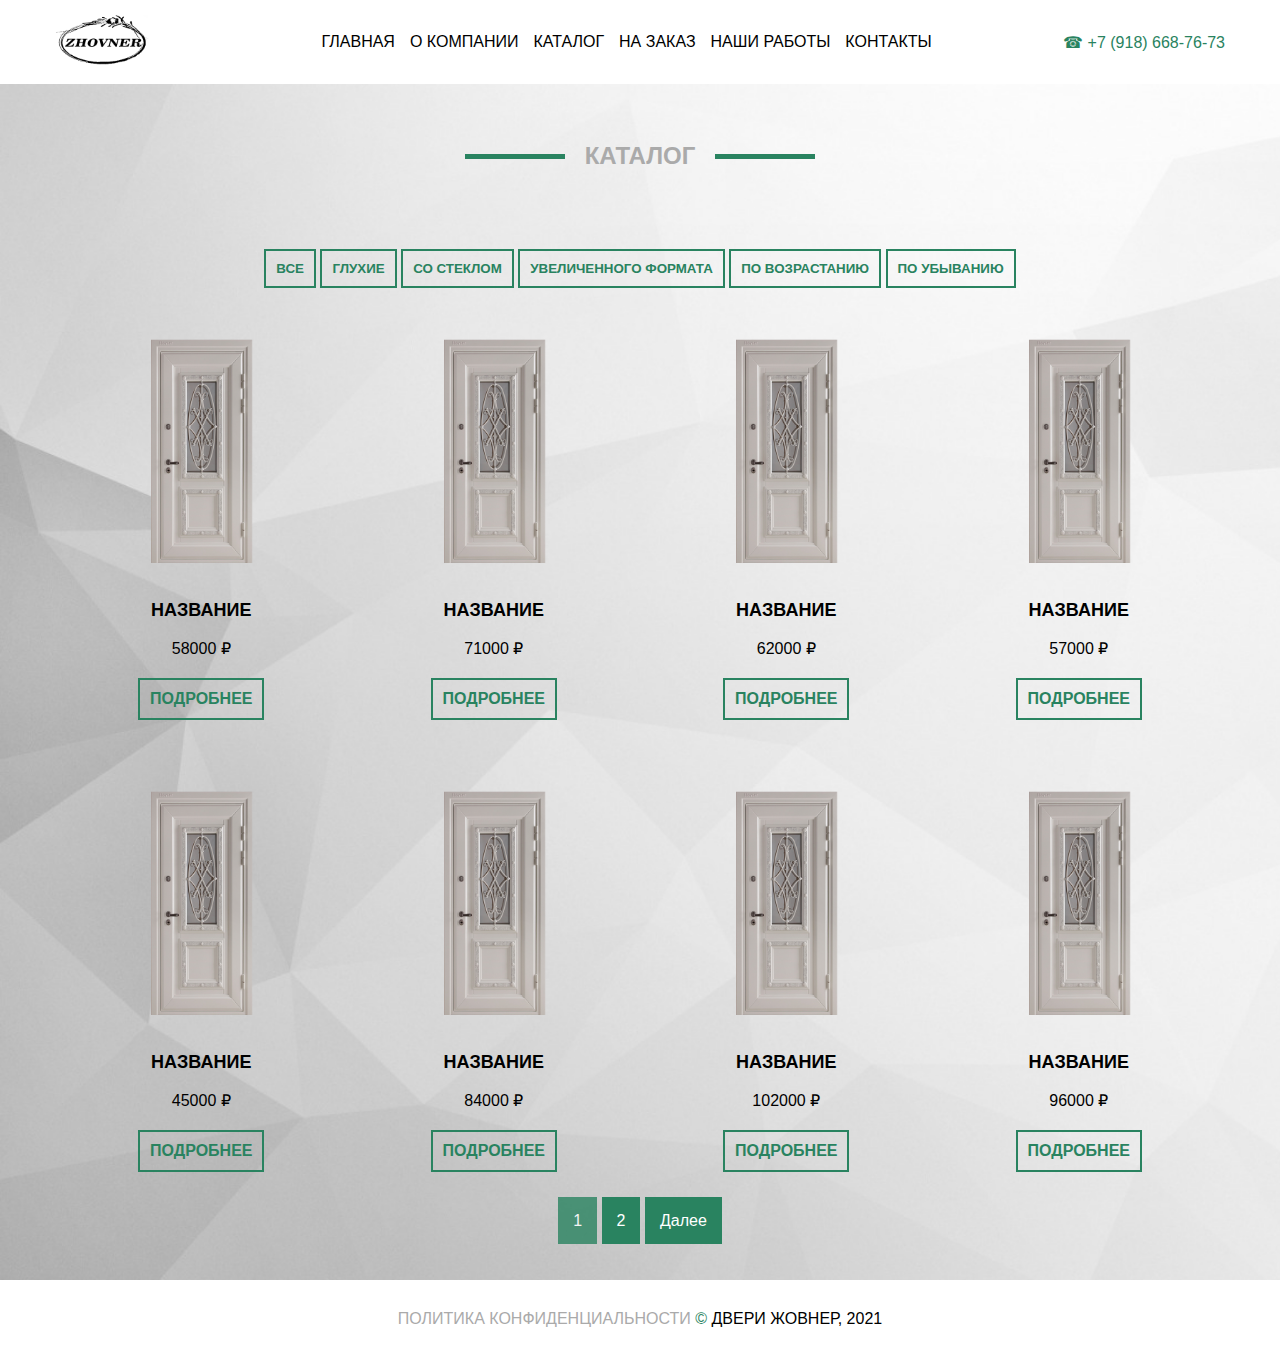
<file: dveri-master/catalog.html>
<!DOCTYPE html>
<html lang="ru">

<head>
	<meta charset="UTF-8">
	<meta http-equiv="X-UA-Compatible" content="IE=edge">
	<meta name="viewport" content="width=device-width, initial-scale=1.0">
	<link rel="shortcut icon" href="img/logo.png" type="image/x-icon">
	<link rel="stylesheet" href="css/style.css">
	<title>Каталог</title>
</head>

<body>
	<!-- Меню -->
	<div class="menu">
		<div class="container">
			<div class="row">
				<div class="logo">
					<a href="index.html">
						<img src="img/logo.png" alt="логотип">
					</a>
				</div>
				<ul>
					<li><a href="index.html">Главная</a></li>
					<li><a href="about.html">О компании</a></li>
					<li><a href="catalog.html">Каталог</a></li>
					<li><a href="order.html">На заказ</a></li>
					<li><a href="portfolio.html">Наши работы</a></li>
					<li><a href="contacts.html">Контакты</a></li>
				</ul>
				<div class="phone">
					<a href="tel:+79186687673">&#9742; +7 (918) 668-76-73</a>
				</div>
			</div>
		</div>
	</div>
  <!-- Каталог -->
	<div class="popular" style="background-image: url(img/background.jpg)">
		<div class="container">
			<div class="row popular-title">
				<h2>Каталог</h2>
			</div>
			<div class="category-controll text-center">
				<button class="btn" type="button" data-filter="all">Все</button>
				<button class="btn" type="button" data-filter=".category1">Глухие</button>
				<button class="btn" type="button" data-filter=".category2">Со стеклом</button>
				<button class="btn" type="button" data-filter=".category3">Увеличенного формата</button>
				<button class="btn" type="button" data-sort="order:asc">По возрастанию</button>
				<button class="btn" type="button" data-sort="order:descending">По убыванию</button>
			</div>
			<div class="row popular-goods catalog">
				<div class="col-3 col-lg-6 col-sm-12 product mix category1" data-order="58000">
					<img src="img/сatalog/door_anglia.png" alt="Название">
					<h3>Название</h3>
					<div>58000 &#8381;</div>
					<a href="door.html" class="btn">Подробнее</a>
				</div>
				<div class="col-3 col-lg-6 col-sm-12 product mix category2" data-order="71000">
					<img src="img/сatalog/door_anglia.png" alt="Название">
					<h3>Название</h3>
					<div>71000 &#8381;</div>
					<a href="door.html" class="btn">Подробнее</a>
				</div>
				<div class="col-3 col-lg-6 col-sm-12 product mix category3" data-order="62000">
					<img src="img/сatalog/door_anglia.png" alt="Название">
					<h3>Название</h3>
					<div>62000 &#8381;</div>
					<a href="door.html" class="btn">Подробнее</a>
				</div>
				<div class="col-3 col-lg-6 col-sm-12 product mix category2" data-order="57000">
					<img src="img/сatalog/door_anglia.png" alt="Название">
					<h3>Название</h3>
					<div>57000 &#8381;</div>
					<a href="door.html" class="btn">Подробнее</a>
				</div>
				<div class="col-3 col-lg-6 col-sm-12 product mix category2" data-order="45000">
					<img src="img/сatalog/door_anglia.png" alt="Название">
					<h3>Название</h3>
					<div>45000 &#8381;</div>
					<a href="door.html" class="btn">Подробнее</a>
				</div>
				<div class="col-3 col-lg-6 col-sm-12 product mix category3" data-order="84000">
					<img src="img/сatalog/door_anglia.png" alt="Название">
					<h3>Название</h3>
					<div>84000 &#8381;</div>
					<a href="door.html" class="btn">Подробнее</a>
				</div>
				<div class="col-3 col-lg-6 col-sm-12 product mix category1" data-order="102000">
					<img src="img/сatalog/door_anglia.png" alt="Название">
					<h3>Название</h3>
					<div>102000 &#8381;</div>
					<a href="door.html" class="btn">Подробнее</a>
				</div>
				<div class="col-3 col-lg-6 col-sm-12 product mix category2" data-order="96000">
					<img src="img/сatalog/door_anglia.png" alt="Название">
					<h3>Название</h3>
					<div>96000 &#8381;</div>
					<a href="door.html" class="btn">Подробнее</a>
				</div>
			</div>
			<nav class="navigation pagination" role="navigation">
				<div class="nav-links"><span aria-current="page" class="page-numbers current">1</span>
				<a class="page-numbers" href="">2</a>
				<a class="next page-numbers" href="">Далее</a></div>
			</nav>
		</div>
	</div>
  <!-- Футер -->
	<div class="footer">
		<div class="container">
			<div class="row">
				<div class="col-12 text-center">
					<a href="policy.html">Политика конфиденциальности</a> <span class="accent-color">&copy; </span> Двери Жовнер, 2021
				</div>
			</div>
		</div>
	</div>

  <script src="js/mixitup.min.js"></script>
  <script>
    // Документация
    // https://www.kunkalabs.com/mixitup/docs/get-started/
    // Инициализация
    let mixer = mixitup('.popular-goods');
  </script>
</body>

</html>
</file>
<file: bs_task/style/fontello.css>
@font-face {
  font-family: 'fontello';
  src: url('../font/fontello.eot?42172333');
  src: url('../font/fontello.eot?42172333#iefix') format('embedded-opentype'),
       url('../font/fontello.woff2?42172333') format('woff2'),
       url('../font/fontello.woff?42172333') format('woff'),
       url('../font/fontello.ttf?42172333') format('truetype'),
       url('../font/fontello.svg?42172333#fontello') format('svg');
  font-weight: normal;
  font-style: normal;
}
/* Chrome hack: SVG is rendered more smooth in Windozze. 100% magic, uncomment if you need it. */
/* Note, that will break hinting! In other OS-es font will be not as sharp as it could be */
/*
@media screen and (-webkit-min-device-pixel-ratio:0) {
  @font-face {
    font-family: 'fontello';
    src: url('../font/fontello.svg?42172333#fontello') format('svg');
  }
}
*/
 
 [class^="icon-"]:before, [class*=" icon-"]:before {
  font-family: "fontello";
  font-style: normal;
  font-weight: normal;
  speak: never;
 
  display: inline-block;
  text-decoration: inherit;
  width: 1em;
  margin-right: .2em;
  text-align: center;
  /* opacity: .8; */
 
  /* For safety - reset parent styles, that can break glyph codes*/
  font-variant: normal;
  text-transform: none;
 
  /* fix buttons height, for twitter bootstrap */
  line-height: 1em;
 
  /* Animation center compensation - margins should be symmetric */
  /* remove if not needed */
  margin-left: .2em;
 
  /* you can be more comfortable with increased icons size */
  /* font-size: 120%; */
 
  /* Font smoothing. That was taken from TWBS */
  -webkit-font-smoothing: antialiased;
  -moz-osx-font-smoothing: grayscale;
 
  /* Uncomment for 3D effect */
  /* text-shadow: 1px 1px 1px rgba(127, 127, 127, 0.3); */
}
 
.icon-phone:before { content: '\e800'; } /* '' */
.icon-location:before { content: '\e801'; } /* '' */
.icon-heart:before { content: '\e802'; } /* '' */
.icon-upload-cloud-outline:before { content: '\e803'; } /* '' */
.icon-chart-bar:before { content: '\e804'; } /* '' */
.icon-help:before { content: '\e805'; } /* '' */
.icon-thumbs-up:before { content: '\e806'; } /* '' */
.icon-group:before { content: '\e807'; } /* '' */
.icon-down-open:before { content: '\e808'; } /* '' */
.icon-left-open:before { content: '\e809'; } /* '' */
.icon-right-open:before { content: '\e80a'; } /* '' */
.icon-up-open:before { content: '\e80b'; } /* '' */
.icon-down-dir:before { content: '\e80c'; } /* '' */
.icon-up-dir:before { content: '\e80d'; } /* '' */
.icon-left-dir:before { content: '\e80e'; } /* '' */
.icon-right-dir:before { content: '\e80f'; } /* '' */
.icon-twitter:before { content: '\f099'; } /* '' */
.icon-facebook:before { content: '\f09a'; } /* '' */
.icon-github-circled:before { content: '\f09b'; } /* '' */
.icon-list-numbered:before { content: '\f0cb'; } /* '' */
.icon-mail-alt:before { content: '\f0e0'; } /* '' */
.icon-mobile:before { content: '\f10b'; } /* '' */
.icon-code:before { content: '\f121'; } /* '' */
.icon-rouble:before { content: '\f158'; } /* '' */
.icon-youtube-play:before { content: '\f16a'; } /* '' */
.icon-instagram:before { content: '\f16d'; } /* '' */
.icon-vkontakte:before { content: '\f189'; } /* '' */
.icon-file-video:before { content: '\f1c8'; } /* '' */
.icon-paper-plane:before { content: '\f1d8'; } /* '' */
.icon-chart-line:before { content: '\f201'; } /* '' */
</file>
<file: bs_task/style/main.css>
:root {
	--color1: #eebb12;
	--color2: #fff;
	--bg1: #070707;
	--bg2: #111;
}

h1,
h3,
h5,
p,
ul,
li {
	color: var(--color2);
}
p {
	font-size: 18px;
}
.order {
	padding: 145px 0;
	background: url(../img/pattern.png) rgba(0, 0, 0, 0.8);
	background-size: contain;
}
section {
	padding: 100px 0;
	background-color: var(--bg1);
}
body {
	margin: 0;
	font-family: var(--bs-font-sans-serif);
	font-size: 1rem;
	font-weight: 400;
	line-height: 1.5;
	color: #212529;
	background-color: #fff;
	-webkit-text-size-adjust: 100%;
	-webkit-tap-highlight-color: transparent;
}

.btn-itd {
	display: block;
	max-width: 300px;
	margin: 0 auto;
	padding-left: 50px !important;
	padding-right: 50px !important;
	color: var(--bg1);
	font-size: 30px !important;
}
.btn-itd:hover {
	background-color: var(--color2);
	opacity: 0.8;
}
.auothor {
	color: var(--color2);
}
.auothor__text {
	width: 50%;
	margin: 0 auto;
}
.auothor__text h3 {
	font-size: 26px !important;
}
.auothor__text p {
	font-size: 20px !important;
}
.auothor_img img {
	max-width: 300px !important;
}
.curse,
.faq,
footer {
	background: var(--bg2);
}

.item-block i {
	font-size: 25px;
	color: rgba(var(--bs-warning-rgb));
	border-radius: 50%;
	border: 3px solid rgba(var(--bs-warning-rgb));
	padding: 15px;
}
.line {
	width: 100px;
	height: 3px;
	background-color: rgba(var(--bs-warning-rgb));
	margin: 20px auto;
}
.embed-container {
	position: relative;
	padding-bottom: 56.25%;
	height: 0;
	overflow: hidden;
	max-width: 100%;
}
.embed-container iframe,
.embed-container object,
.embed-container embed {
	position: absolute;
	top: 0;
	left: 0;
	width: 100%;
	height: 100%;
}
/* Для кого курс */
.forwhom h5 {
	padding: 30px;
	height: 100%;
	background-color: var(--bg2);
	/* border: 3px solid var(--color1); */
}
.accordion-button:not(.collapsed) {
	font-weight: bold;
	color: var(--bs-black);
	background-color: var(--color1);
}
.accordion-body {
	font-style: italic;
}
.programm h4 {
	font-size: 28px;
}
.programm h3 {
	font-size: 18px;
}
.sale h5 {
	font-size: 18px;
	margin-top: 100px !important;
}
footer a {
	color: var(--bs-white);
	text-decoration: none;
	font-size: 18px;
}
.mail-link {
	font-size: 22px;
	text-decoration: none;
	color: var(--color1);
	padding-bottom: 1px;
	border-bottom: 1px solid var(--color1);
}
</file>
<file: bwlanding/css/fontello.css>
@font-face {
  font-family: 'fontello';
  src: url('../fonts/fontello.eot?40657825');
  src: url('../fonts/fontello.eot?40657825#iefix') format('embedded-opentype'),
       url('../fonts/fontello.woff2?40657825') format('woff2'),
       url('../fonts/fontello.woff?40657825') format('woff'),
       url('../fonts/fontello.ttf?40657825') format('truetype'),
       url('../fonts/fontello.svg?40657825#fontello') format('svg');
  font-weight: normal;
  font-style: normal;
}
/* Chrome hack: SVG is rendered more smooth in Windozze. 100% magic, uncomment if you need it. */
/* Note, that will break hinting! In other OS-es font will be not as sharp as it could be */
/*
@media screen and (-webkit-min-device-pixel-ratio:0) {
  @font-face {
    font-family: 'fontello';
    src: url('../font/fontello.svg?40657825#fontello') format('svg');
  }
}
*/
 
 [class^="icon-"]:before, [class*=" icon-"]:before {
  font-family: "fontello";
  font-style: normal;
  font-weight: normal;
  speak: never;
 
  display: inline-block;
  text-decoration: inherit;
  width: 1em;
  margin-right: .2em;
  text-align: center;
  /* opacity: .8; */
 
  /* For safety - reset parent styles, that can break glyph codes*/
  font-variant: normal;
  text-transform: none;
 
  /* fix buttons height, for twitter bootstrap */
  line-height: 1em;
 
  /* Animation center compensation - margins should be symmetric */
  /* remove if not needed */
  margin-left: .2em;
 
  /* you can be more comfortable with increased icons size */
  /* font-size: 120%; */
 
  /* Font smoothing. That was taken from TWBS */
  -webkit-font-smoothing: antialiased;
  -moz-osx-font-smoothing: grayscale;
 
  /* Uncomment for 3D effect */
  /* text-shadow: 1px 1px 1px rgba(127, 127, 127, 0.3); */
}
 
.icon-phone:before { content: '\e800'; } /* '' */
.icon-location:before { content: '\e801'; } /* '' */
.icon-heart:before { content: '\e802'; } /* '' */
.icon-upload-cloud-outline:before { content: '\e803'; } /* '' */
.icon-twitter:before { content: '\f099'; } /* '' */
.icon-mail-alt:before { content: '\f0e0'; } /* '' */
.icon-instagram:before { content: '\f16d'; } /* '' */
.icon-chart-line:before { content: '\f201'; } /* '' */
</file>
<file: bwlanding/css/style.css>
@font-face { 
    font-family: "HelveticaNeueLTProLt";
    src: url(../fonts/HelveticaNeueLTProLt.otf) format("opentype");
}
@font-face { 
    font-family: "HelveticaNeueLTProMd";
    src: url(../fonts/HelveticaNeueLTProMd.otf) format("opentype");
}
@font-face { 
    font-family: "HelveticaNeueLTProRoman";
    src: url(../fonts/HelveticaNeueLTProRoman.otf) format("opentype");
}
@font-face { 
    font-family: "Merriweather-LightItalic";
    src: url(../fonts/Merriweather-LightItalic.ttf) format("truetype");
}
@font-face { 
    font-family: "Montserrat-Light";
    src: url(../fonts/Montserrat-Light.ttf) format("truetype");
}
@font-face { 
    font-family: "Montserrat-Regular";
    src: url(../fonts/Montserrat-Regular.ttf) format("truetype");
}
@font-face { 
    font-family: "Roboto-Regular";
    src: url(../fonts/Roboto-Regular.ttf) format("truetype");
}

/* 
font-family: "HelveticaNeueLTProLt", sans-serif;
font-family: "HelveticaNeueLTProMd", sans-serif;
font-family: "HelveticaNeueLTProRoman", sans-serif;
font-family: "Merriweather-LightItalic", sans-serif;
font-family: "Montserrat-Light", sans-serif;
font-family: "Montserrat-Regular", sans-serif;
font-family: "Roboto-Regular", sans-serif; 
*/
* {
    box-sizing: border-box;
}
body {
    padding: 0;
    margin: 0;
}
.container {
    width: 1200px;
    padding: 0 15px;
    margin: 0 auto;
}
.menu {
    margin: 0;
    padding: 0;
    list-style: none;
    display: flex;
    justify-content: center;
    align-items: center;
}
.menu__item a {
    font-family: "Roboto-Regular", sans-serif; 
    font-size: 13px;
    line-height: 17px;
    font-weight: 400;
    letter-spacing: 0.04em;
    color: #989696;
    text-decoration: none;
    margin-right: 43px;
}
.menu__item:last-child a {
    margin-right: 0;
}
.menu__mobile {
    display: none;
}
.active a {
    color: #010101;
}
.logo {
    margin: 0 16px;
}
.header__content {
    text-align: center;
}
.header__title {
    font-family: "HelveticaNeueLTProLt", sans-serif;
    font-size: 44px;
    line-height: 41px;
    font-weight: 400;
    letter-spacing: 0.02em;
    color: #1d1e1f;
    padding-top: 207px;
    margin: 0px auto 4px;
}
.header__text {
    font-family: "Merriweather-LightItalic", serif;
    font-size: 16px;
    line-height: 17px;
    font-weight: 300;
    font-style: italic;
    letter-spacing: 0.03em;
    color: #898888;
    margin: 0 auto 43px;
}
.header__button {
    font-family: "Montserrat-Regular", sans-serif;
    font-size: 13px;
    line-height: 17px;
    font-weight: 400;
    letter-spacing: 0.04em;
    color: #000000;
    text-decoration: none;
    width: 188px;
    height: 57px;
    border: 1px solid #000000;
    display: flex;
    justify-content: center;
    align-items: center;
    margin: 0 auto 206px;
}

/*О нас*/
.about {
    height: 1129px;
    padding-top: 128px;
    padding-bottom: 271px;
    background: url(../img/buildings_white.png) center 100% repeat-x,
                url(../img/buildings_dark.png) center 100% repeat-x,
                #1d1d1d;
    /* background-size: contain, contain; */
}
.about__inner {
    display: grid;
    grid-template-rows: max-content max-content;
    grid-template-columns: max-content max-content;
    grid-gap: 178px;
    place-content: center center;
}
.about__item {
    width: 417px;
    height: 276px;
    background-color: #181818;
    text-align: center;
    display: flex;
    flex-direction: column;
    justify-content: center;
    align-items: center;
}
.about__year {
    font-family: "HelveticaNeueLTProLt", sans-serif;
    font-size: 48px;
    font-weight: 400;
    letter-spacing: 0.02em;
    color: #fefefe;
    margin-bottom: 27px;
}
.about__text {
    font-family: "Montserrat-Light", sans-serif;
    font-size: 15px;
    font-weight: 300;
    letter-spacing: 0.02em;
    line-height: 22px;
    color: #b7b7b7;
}
/*Команда*/
.team {
    height: 745px;    
}
.block__head {
    text-align: center;
}
.block__title {
    font-family: "HelveticaNeueLTProLt", sans-serif;
    font-size: 34px;
    font-weight: 400;
    letter-spacing: 0.02em;
    color: #1d1e1f;
    margin: 0;
    padding-top: 138px;
    margin-bottom: 13px;
}
.block__text {
    font-family: "Merriweather-LightItalic", sans-serif;
    font-size: 16px;
    font-weight: 300;
    font-style: italic;
    letter-spacing: 0.02em;
    color: #898888;
    margin: 0;
}
.team__inner {
    display: flex;
    justify-content: space-around;
    padding-top: 127px;
}
.team__item {
    text-align: center;
}
.team__item-img {
    margin-bottom: 29px;
}
.team__item-title {
    font-family: "HelveticaNeueLTProLt", sans-serif;
    font-size: 24px;
    font-weight: 400;
    letter-spacing: 0.02em;
    color: #464646;
    margin: 0;
    margin-bottom: 7px;
}
.team__item-text {
    font-family: "HelveticaNeueLTProLt", sans-serif;
    font-size: 13px;
    font-weight: 400;
    letter-spacing: 0.02em;
    color: #b3b3b3;
    margin: 0;
    margin-bottom: 21px;
}
.team__icon-box a {
    font-size: 20px;
    color: #e4e4e4;
    transition: 0.2s;
}
.team__icon-box a:hover {
    color: #949494;
}
/* Услуги */
.provide {
    background-color: #181818;
    padding-bottom: 155px;
}
.inverse .block__title {
    padding-top: 176px;
    color: #ffffff;
}
.inverse .block__text {
    color: #777777;
}
.provide__inner {
    display: flex;
    justify-content: space-between;
    padding-top: 138px;
}
.provide__item {
    text-align: center;
    max-width: 335px;
}
.provide__item i {
    color: #fff;
    font-size: 63px;
    width: 172px;
    height: 172px;
    border: 5px solid #fff;
    border-radius: 50%;
    display: flex;
    justify-content: center;
    align-items: center;
    margin: 0 auto 43px;
}
.provide__item-title {
    font-family: "HelveticaNeueLTProLt", sans-serif;
    font-size: 26px;
    font-weight: 400;
    letter-spacing: 0.02em;
    color: #ffffff;
    margin: 0;
    margin-bottom: 31px;
}
.provide__item-text {
    font-family: "HelveticaNeueLTProLt", sans-serif;
    font-size: 18px;
    font-weight: 400;
    letter-spacing: 0.02em;
    color: #383838;
    margin: 0;
}
/* Форма */
.contact .block__head .block__title {
    padding-top: 95px;
}
.contact__icon-box {
    display: flex;
    justify-content: space-between;
    max-width: 570px;
    margin: 0 auto;
    padding-top: 64px;
}
.contact__item {
    text-align: center;
    width: 130px;
}
.contact__item i {
    color: #323232;
    font-size: 21px;
}
.contact__text {
    margin-bottom: 12px;
}
.contact__text a {
    font-family: "HelveticaNeueLTProLt", sans-serif;
    font-size: 12px;
    font-weight: 400;
    letter-spacing: 0.02em;
    color: #898888;
    text-decoration: none;
    transition: 0.3s
}
.contact__text a:hover {
    color: #4b4b4b;
    text-decoration: underline;
}
.contact__form {
    padding-top: 153px;
    display: flex;
    flex-direction: column;
    max-width: 770px;
    margin: 0 auto;
}
.contact__form input {
    height: 52px;
    padding: 20px;
    text-align: center;
    font-family: "HelveticaNeueLTProLt", sans-serif;
    font-size: 15px;
    font-weight: 400;
    letter-spacing: 0.02em;
    color: #898888;
    border: 1px solid #999999;
}
.contact__name {
    margin-bottom: 20px; 
}
.contact__email {
    margin-bottom: 20px;
}
.contact__number {
    margin-bottom: 18px;
}
input::-webkit-outer-spin-button,
input::-webkit-inner-spin-button {
    -webkit-appearance: none;
}
input[type='number'] {
    -moz-appearance: textfield;
}
.contact__textarea {
    padding: 22px;
    margin-bottom: 21px;
    height: 195px;
    resize: none;
    font-family: "HelveticaNeueLTProLt", sans-serif;
    font-size: 15px;
    line-height: 26px;
    font-weight: 400;
    letter-spacing: 0.02em;
    color: #898888;
    border: 1px solid #999999;
}
.contact__form .contact__button {
    cursor: pointer;
    padding: 0;
    outline: none;
    border: none;
    background-color: #161616;
    font-family: "HelveticaNeueLTProMd", sans-serif;
    font-size: 17px;
    font-weight: 400;
    letter-spacing: 0.02em;
    color: #fefefe;
}
.footer {
    padding-top: 154px;
}
.footer__text {
    text-align: center;
    font-family: "HelveticaNeueLTProLt", sans-serif;
    font-size: 14px;
    font-weight: 400;
    letter-spacing: 0.02em;
    color: #3b3b3b;
    margin-bottom: 29px;
}
/*media for iPad*/
@media screen and (max-width: 769px) {
    .container {
        width: 768px;
    }
    .about {
        height: auto;
        padding-bottom: 200px;
    }
    .about__inner {
        grid-gap: 30px;
        grid-template-columns: max-content;
    }
    .provide {
        padding-bottom: 100px;
    }
    .team .block__title,
    .provide .block__title {
        padding-top: 100px;
    }
    .provide__inner {
        flex-wrap: wrap;
        justify-content: center;
    }
    .provide__item {
        max-width: 300px;
        margin: 0 30px 40px;
    }
    .contact__form {
        padding-top: 100px;
    }
    .footer {
        padding-top: 30px;
    }
}
/*media for iPhone*/
@media screen and (max-width: 376px) {
    .container {
        width: 375px;
    }
    .logo {
        margin: 0 -15px;
    }
    .menu__desktop {
        display: none;
    }
    .menu__mobile {
        display: flex;
        flex-direction: column;
    }
    .menu__inner {
        display: flex;
        justify-content: space-between;
        align-items: center;
    }
    .menu {
        display: none;
        text-align: center;
    }
    .menu li {
        padding: 10px 0;
    }
    .menu a {
        margin: 0;
    }
    .menu__burger {
        display: block;
        overflow: hidden;
        cursor: pointer;
        margin: 0;
        padding: 0;
        width: 40px;
        height: 40px;
        font-size: 0;
        background-color: #000;
        border-radius: 5px;
        position: relative;
    }
    .menu__burger span {
        display: block;
        position: absolute;
        background-color: #fff;
        height: 4px;
        width: 30px;
        top: 18px;
        left: 5px;
        right: 5px;
        transition: background 0s 0.3s;  
    }
    .menu__burger span:after,
    .menu__burger span:before  {
        position: absolute;
        display: block;
        height: 4px;
        width: 100%;
        background-color: #fff;
        content: '';
        transition-duration: 0.3s, 0.3s;  
        transition-delay: 0.3s, 0s;
    }
    .menu__burger span:after {
        top: -10px;
    }
    .menu__burger span:before {
        bottom: -10px;
    }  
    .menu__burger.close span {
        background: none;
    }
    .menu__burger.close span:after {
        top: 0px;
        transform: rotate(45deg);
    }
    .menu__burger.close span:before {
        bottom: 0px;
        transform: rotate(-45deg);
    }  
    .header__title {
        padding-top: 100px;
        margin-bottom: 30px;
    }
    .header__button {
        margin-bottom: 100px;   
    }
    .about__item {
        max-width: 340px;
    }
    .team {
        height: auto;
        padding-bottom: 80px;
    }
    .team__inner {
        padding-top: 100px;
        flex-wrap: wrap;
    }
    .team__item {
        width: 340px;
    }
    .provide__inner {
        padding-top: 100px;
    }
}
</file>
<file: dveri-master/css/style.css>
/* Переменные */
:root {
  --text-dark: #222;
  --text-light: #fff;
  --text-accent: #298360;
  --text-danger: #f00;
  --text-small: #aaa;
}
/* Общие */
* {
  box-sizing: border-box;
}
body {
  margin: 0;
  font-family: sans-serif;
  color: var(--text-main);
}
input, textarea {
  font-family: sans-serif;
}
/* Сетка */
.container {
  margin: 0 auto;
  max-width: 1200px;
  width: 100%;
}
.row {
  padding: 0 15px;
  display: flex;
  flex-wrap: wrap;
  align-items: center;
  justify-content: space-between;
}
.col-3 {
  width: 25%;
}
.col-4 {
  width: 33.33%;
}
.col-6 {
  width: 50%;
}
.col-9 {
  width: 75%;
}
.col-12 {
  width: 100%;
}
/* Меню */
.menu {
  background-color: #fff;
  padding: 15px 0;
}
.menu .row > ul {
  display: flex;
  list-style: none;
  text-transform: uppercase;
} 
.menu .row > ul > li {
  position: relative;
}
.menu .row > ul a.active:hover + ul,
.menu .row > ul ul:hover {
  opacity: 1;
  visibility: visible;
}
.menu .row > ul ul {
  transition: 0.2s;
  opacity: 0;
  visibility: hidden;
  border: 1px solid #eee;
  position: absolute;
  top: 30px;
  width: 280px;
  padding-left: 0;
  list-style: none;
  background-color: #fff;
}
.menu .row > ul ul li {
  padding: 15px;
}
.menu .row > ul > li a {
  color: var(--text-main);
  text-decoration: none;
  margin-right: 15px;
}
.menu .row > ul > li a:hover {
  color: var(--text-accent);
}
.menu .row > ul > li:last-child a {
  margin-right: 0;
}
.menu .logo img {
  height: 50px;
}
.menu .phone a {
  color: var(--text-accent);
  text-decoration: none;
}
.menu .phone a:hover {
  color: var(--text-main);
  text-decoration: underline;
}
/* Шапка */
.header {
  min-height: 800px;
  background-repeat: no-repeat;
  background-position: top center;
  background-size: contain;
}
.header-inner {
  background-color:#eee;
  padding: 25px;
  margin-top: 25px;
}
.header-inner h2,
.popular-title h2 {
  color: var(--text-small);
  text-transform: uppercase;
  justify-content: center;
  display: flex;
  align-items: center;
}
.header-inner h2:before,
.header-inner h2:after,
.popular-title h2:before,
.popular-title h2:after {
  display: block;
  content: '';
  width: 100px;
  height: 5px;
  background-color: var(--text-accent);
  margin: 20px;
}
.doors {
  display: flex;
  justify-content: space-evenly;
}
.door {
  text-align: center;
}
.door a,
.btn {
  cursor: pointer;
  display: block;
  margin: 20px 0;
  text-transform: uppercase;
  text-decoration: none;
  color: var(--text-accent);
  border: 2px solid var(--text-accent);
  padding: 10px;
  transition: 0.2s;
}
.btn {
  background-color: transparent;
  display: inline-block;
  text-align: center;
  font-weight: bold;
}
.header .btn {
	display: block;
	max-width: 250px;
	margin: 15px auto 5px;
}
.door a:hover,
.btn:hover,
.btn:focus {
  color: var(--text-light);
  background-color: var(--text-accent);
}
.door .name {
  text-transform: uppercase;
  color: var(--text-light);
  background-color: var(--text-small);
  width: 150px;
  height: 150px;
  display: flex;
  align-items: center;
  justify-content: center;
}
/* Наши преимущества*/
.advantages {
  height: 350px;
  font-size: 20px;
  display: flex;
  align-items: center;
  text-align: center;
  color: var(--text-light);
}
.advantages-cards {

}
.advantages-cards-inner {
  align-items: stretch;
  padding: 50px 0;
}
.advantages-cards-inner img {
	width: 100px;
	height: auto;
}
.advantages-card {
    text-align: center;
    padding: 25px;
    margin-bottom: 30px;
}
.advantages h2 {
  text-transform: uppercase;
}
.advantages-cards h3 {
  text-transform: uppercase;
  color: var(--text-accent);
  font-size: 20px;
}
.advantages-cards p {
  line-height: 22px;
}
/* О нас */
.about {
  display: flex;
  align-items: center;
  min-height: 350px;
  color: var(--text-light);
}
.about-inner h2 {
  line-height: 30px;
  text-transform: uppercase;
}
.about-inner h2 span {
  color: var(--text-accent);
}
.about-inner p {
  line-height: 24px;
}
.text-center {
  text-align: center;
}
/* Популярные товары */
.popular {
  background-size: cover;
  padding-bottom: 50px;
}
.popular-title {
  justify-content: center;
  padding: 30px 0;
}
.product img {
  width: auto;
  height: 250px;
}
.product h3 {
  font-size: 18px;
  text-transform: uppercase;
}
.product {
  padding: 20px;
  text-align: center;
}
/* Форма обратной связи */
.contacts {
  background-size: cover;
  padding: 50px 0;
  color: var(--text-light)
}
.contacts input:not([type="submit"]) {
  border: none;
  width: 100%;
  height: 40px;
  padding: 10px;
  margin-bottom: 15px;
}
.contacts button.btn,
.contacts input[type="submit"].btn {
  border-color: var(--text-light);
  color: var(--text-light);
  display: block;
  margin: 0 auto;
}
.contacts button.btn:hover,
.contacts input[type="submit"].btn:hover {
  border-color: var(--text-accent);
}
.contacts-item {
  padding: 30px;
}
.contacts-item:first-child h3 {
  font-weight: bold;
}
.contacts-item:first-child p {
  font-size: 12px;
  line-height: 18px;
}
.contacts-item h3 {
  text-transform: uppercase;
  font-size: 18px;
  font-weight: normal;
}
.contacts-item p {
  line-height: 24px;
}
/* Футер */
.footer {
  text-transform: uppercase;
  padding: 30px 0;
}
.accent-color {
  color: var(--text-accent);
}
.footer a {
  color: var(--text-small);
  text-decoration: none;
  transition: 0.2s;
}
.footer a:hover {
  color: var(--text-accent);
  border-bottom: 1px solid var(--text-accent);
}
/* О компании */
.about-company {
  background-size: cover;
  padding: 80px 0;
}
.about-company img {
  float: left;
  width: 100%;
  max-width: 450px;
  margin-right: 15px;
  margin-bottom: 15px;
}
.about-company h2 {
  text-transform: uppercase;
  font-size: 26px;
}
.about-company p {
  line-height: 26px;
}
.pasport {
  text-align: center;
  color: var(--text-light);
  background-size: cover;
  padding: 80px 0;
}
.pasport .btn {
  border-color: var(--text-light);
  color: var(--text-light);
}
.pasport .btn:hover {
  border-color: var(--text-accent);
}
.pasport h2 {
  text-transform: uppercase;
}
/* Каталог */
.catalog {
  justify-content: flex-start;
  align-items: flex-start;
}
/* Отдельная дверь */
.door-template {
  padding: 80px 0;
  background-color: #eee;
}
.door-template .row {
  align-items: flex-start;
}
.door-gallery {
  display: flex;
  flex-wrap: wrap;
}
.door-gallery a {
  padding: 10px;
  display: block;
  width: 40%;
}
.door-gallery a:first-child {
  width: 80%;
}
.door-gallery img {
  width: 100%;
}
.door-description h2 {
  font-size: 30px;
  color: var(--text-accent);
  text-transform: uppercase;
}
.door-description h2 span {
  color: var(--text-dark);
  text-transform: lowercase;
  font-size: 14px;
  vertical-align: top;
}
.door-description P {
  font-size: 18px;
  line-height: 26px;
}
.door-description h3 {
  font-size: 26px;
  color: var(--text-accent);
  text-transform: uppercase;
}
.door-description .btn {
  margin: 0 0 15px;
}
.door-description table {
  margin-bottom: 50px;
  width: 100%;
  border-collapse: collapse;
}
.door-description table td {
  padding: 10px;
}
.door-description table tr {
  border-bottom: 2px solid var(--text-dark);
}
.door-description table td:first-child {
  width: 30%;
  color: var(--text-accent);
  font-weight: bold;
}
.door-description table caption {
  text-align: left;
  margin-top: 30px;
  margin-bottom: 15px;
  font-size: 26px;
  color: var(--text-accent);
  text-transform: uppercase;
  font-weight: bold;
}
.door-description form input:not([type="submit"]), 
.door-description form textarea {
  display: block;
  border: 1px solid var(--text-small);
  width: 320px;
  height: 40px;
  padding: 10px;
}
.door-description form textarea {
  resize: vertical;
  height: 100px;
  min-height: 100px;
  max-height: 300px;
}
.modal-title {
  color: var(--text-accent);
  text-transform: uppercase;
  font-size: 26px;
  margin: 30px 0;
}
/* На заказ */
.to-order {
  background-color: #eee;
  padding: 80px 0;
}
.to-order-card h2 {
  text-align: center;
  text-transform: uppercase;
}
.to-order-card-inner {
  display: flex;
  align-items: center;
}
.to-order-card-inner img {
  width: 100%;
  max-width: 350px;
  height: auto;
  margin-right: 30px;
}
.to-order-text p {
  line-height: 26px;
}
.to-order-text p:last-child {
  color: var(--text-accent);
}
.to-order-form {
  text-align: center;
}
.to-order-form h3 {
  margin: 50px 0 20px;
  color: var(--text-accent);
  text-transform: uppercase;
}
.to-order-form input:not([type="submit"]) {
  display: block;
  border: none;
  width: 320px;
  height: 40px;
  padding: 10px;
  margin: 0 auto 15px;
}
.to-order-form input.btn[type="submit"] {
  display: block;
  margin: 0 auto;
}
/* Наши работы */
.portfolio {
  background-size: cover;
  padding: 80px 0;
}
.portfolio .gallery {
  display: flex;
  flex-wrap: wrap;
  justify-content: space-evenly;
}
.portfolio .gallery a {
  border: 5px solid var(--text-light);
  display: block;
  margin-bottom: 30px;
  transition: 0.3s;
}
.portfolio .gallery a img {
  height: 400px;
}
/* Пагинация */
.navigation.pagination {
  text-align: center;
}
.page-numbers {
  cursor: pointer;
  padding: 15px;
  font-size: 16px;
  border: none;
  background-color: var(--text-accent);
  color: var(--text-light);
  text-decoration: none;
}
.page-numbers.current,
.page-numbers:hover {
  opacity: 0.8;
}
.page-numbers.prev,
.page-numbers.next,
.page-numbers.dots {
  
}
/* Контакты */
.our-contacts {
  background-color: #eee;
  padding: 80px 0;
}
.our-contacts .row {
  align-items: flex-start;
}
.contacts-block {
  padding-right: 30px;
}
.contacts-inner {
  display: flex;
}
.contacts-block h2 {
  text-transform: uppercase;
}
.contacts-card {
  border: 4px solid var(--text-accent);
  width: 33%;
  text-align: center;
  padding: 20px;
  margin-right: 20px;
  margin-bottom: 30px;
}
.contacts-card:last-child {
  margin-right: 0;
}
.contacts-card h3 {
  text-transform: uppercase;
  color: var(--text-accent)
}
/* Поиск */
#cities h2 {
  text-transform: uppercase;
}
.search {
  border: none;
  width: 100%;
  height: 40px;
  padding: 10px;
  margin-bottom: 15px;
}
.list {
  list-style: none;
  padding-left: 0;
}
.list li {
  border-bottom: 2px solid var(--text-accent);
  line-height: 26px;
}
/* Политика конфиденциальности */
.policy {
  background-size: cover;
  padding: 80px 0;
  line-height: 26px;
}
.policy h2 {
  text-transform: uppercase;
}
/* Адаптивная версия */
/* lg */
@media screen and (max-width: 1025px) {
  .container {
    max-width: 568px;
  }
  .col-lg-4 {
    width: 33.33%;
  }
  .col-lg-6 {
    width: 50%;
  }
  .col-lg-12 {
    width: 100%;
  }
  .header,
  .advantages-cards,
  .contacts {
    background-size: cover;
    background-position: center;
  }
  .about-company img {
    float: none;
  }
  .to-order-card-inner {
    flex-direction: column;
  }
  .portfolio .gallery a {
    border: 5px solid transparent;
    width: 45%;
  }
  .portfolio .gallery a img {
    width: 100%;
  }
  .contacts-card {
    margin-right: 10px;
    padding: 10px;
  }
  .contacts-card img {
    width: 80px;
  }
  .contacts-block {
    padding-right: 0;
  }
  .menu .row > ul {
    flex-direction: column;
    padding-left: 10px;
  }
  .door-description {
    order: -1;
  }
}
/* md */
@media screen and (max-width: 825px) {
  .container {
    max-width: 540px;
  }
  .header-inner h2:before,
  .header-inner h2:after,
  .popular-title h2:before,
  .popular-title h2:after {
    width: 40px;
  }
  .door .name {
    width: 120px;
    height: 120px;
    font-weight: bold;
    font-size: 12px;
  }
}
/* sm */
@media screen and (max-width: 416px) {
  .container {
    max-width: 280px;
  }
  .col-sm-12 {
    width: 100%;
  }
  .menu .row {
    justify-content: center;
  }
  .portfolio .gallery a {
    width: 100%;
    text-align: center;
  }
  .portfolio .gallery a img {
    width: auto;
    height: 250px;
  }
  .pagination button {
    padding: 8px;
  }
  .contacts-inner {
    flex-wrap: wrap;
  }
  .contacts-card {
    width: 100%;
  }
  .policy h2 {
    font-size: 16px;
  }
  .to-order-form input:not([type="submit"]),
  .door-description form input:not([type="submit"]), 
  .door-description form textarea {
    width: 100%;
  }
  .to-order-card-inner img {
    margin-right: 0;
  }
  .btn {
    margin: 5px 0;
  }
  .door-gallery {
    justify-content: center;
  }
  .about {
    padding-bottom: 20px;
  }
  .advantages {
    height: 150px;
  }
  .about-inner h2,
  .advantages h2 {
    font-size: 16px;
  }
  .header-inner h2, 
  .popular-title h2 {
    text-align: center;
    font-size: 16px;
  }
  .doors {
    flex-wrap: wrap;
  }
  .header {
    padding-bottom: 20px;
  }
}
/* Wordpress */
.menu-item {
  display: inline !important;
  list-style: none !important;
  padding: 0 !important;
  margin: 0 !important;
}
/* 404 */
.page404 {
  background-color: #eee;
  padding: 150px 0;
  text-align: center;
}
.page404 .error_code {
  font-size: 150px;
  margin: 15px 0;
}
.page404 .warning_text {
  font-size: 36px;
  color: var(--text-small);
}
.page404 .description_text {
  font-size: 22px;
  line-height: 36px;
}
/* Полезная информация */
.information_page {
  padding: 80px 0;
  background-color: #eee;
}
.information_title h2 {
  text-align: center;
  text-transform: uppercase;
}
.information_grid {
  justify-content: flex-start;
  align-items: flex-start;
}
.information_grid .col-3 {
  text-align: center;
  padding: 10px;
}
.information_grid img {
  max-height: 250px;
  width: auto;
  max-width: 100%;
}
.information_grid h3 {
  font-size: 18px;
  text-transform: uppercase;
}
</file>
<file: fclanding/css/main.css>
:root {
    --accent-1: #000;
    --accent-2: #373737;
    --white: #fff;
    --font-family: "Open Sans", sans-serif;
}
html {
    box-sizing: border-box;
}
*, *::after, *::before {
    box-sizing: inherit;
}
body {
    margin: 0;
    font-family: var(--font-family);
    font-weight: 400;
    font-size: 16px;
    color: var(--accent-2);
    background: linear-gradient(90deg, #ffffff 47.8%, #d9e3ef 0%);   
    background-repeat: repeat-y;  
    ;
}
  /* header */
.header {
    padding-top: 42px;
}
.container {
    max-width: 1170px;
    width: 100%;
    margin: 0 auto 245px;
}
.bgrd_lady {
    position: absolute;
    top: 37px;
    background: url(../img/lady.png);
    width: 968px;
    height: 967px;
    z-index: -1;
    margin-left: 209px;
    filter: drop-shadow(0 0 25px rgba(0, 0, 0, 0.07));
}
nav {
    display:none;
}
.menu {
    display: flex;
    justify-content: space-between;
    align-items: baseline;
}
.menu_common {
    display: flex;
    justify-content: space-between;
    align-items: baseline;
    width: 100%;
}
.menu_items ul {
    display: flex;
    gap: 64px;
    margin-left: 4px;
    align-items: center;
    padding: 0;
}
.menu_items ul li {
    list-style-type: none;
}
.menu_items a {
    text-decoration: none;
    text-transform: uppercase;
    color: #000;
    letter-spacing: 1.12px;
}
.menu_items a, button, .fav, .lk, .cart {
    -webkit-transition: all 0.4s ease 0s;
    -moz-transition: all 0.4s ease 0s;
    -ms-transition: all 0.4s ease 0s;
    -o-transition: all 0.4s ease 0s;
    transition: all 0.4s ease 0s;
}
.menu_items a:hover {
    color: var(--accent-2);
    border-bottom: 1px solid;
}
.menu_items a.logo, #menu a.logo {
    border: 2px solid var(--accent-1);
    letter-spacing: 1.6px;
    font-weight: 600;
    padding: 5px 21px 8px 22px;
}
.menu_items a.logo:hover {
    background-color: var(--accent-1);
    color: var(--white);
}
.menu_block {
    display: flex;
    gap: 19px;
}
.fav {
    width: 24px;
    height: 21px;
}
.lk {
    width: 22px;
    height: 22px;
}
.cart {
    width: 18px;
    height: 22px;
}
.fav {
    background: url(../img/fav.svg);
}
.fav:hover {
    background: url(../img/fav-hover.svg);
}
.lk {
    background: url(../img/lk.svg);
}
.lk:hover {
    background: url(../img/lk-hover.svg);
}
.cart {
    background: url(../img/cart.svg);
}
.cart:hover {
    background: url(../img/cart-hover.svg);
}
/* main */
.main {
}
.title_block {
    max-width: 529px;
}
h1 {
    font-weight: 700;
    font-size: 60px;
    max-width: 529px;
    margin: 0 0 60px;
}
button {
    font-family: 'Open Sans';
    font-weight: 600;
    font-size: 16px;
    letter-spacing: 1.92px;
    color: var(--white);
    text-transform: uppercase;
    width: 212px;
    height: 66px;
    padding: 20px 54px;
    background-color: var(--accent-2);
    /* border: 0; */
}
button:hover {
    background-color: var(--white);
    color: var(--accent-2);
    border: 2px solid;
}
/* media */
@media screen and (max-width: 1600px) {
    .bgrd_lady {
        top: 67px;
    }
}
@media screen and (max-width: 1200px) {
    .bgrd_lady {
        right: 0;
        background: url(../img/lady.png) no-repeat 250px;
    }
    .header {
        background-color: #fff;
    }
    .container {
        width: -webkit-calc(100% - 120px);
        width: -moz-calc(100% - 120px);
        width: calc(100% - 120px);
    }
    .menu {
        position: fixed;
        width: 100%;
        background: #fff;
        top: 0;
        left: 0;
        right: 0;
        padding: 15px 20px 0;
        filter: drop-shadow(0 0 25px rgba(0, 0, 0, 0.07));
    }
    .menu_items {
        padding: 10px 0;
    }
}
@media screen and (max-width: 980px) {
    body {
        background: #ffffff;
        background: linear-gradient(90deg, #ffffff 25%, #d9e3ef 75%);
    }
    .bgrd_lady {
        opacity: .3;
    }
}
@media screen and (max-width: 768px) {
/* menu mob */
    nav {
        display: block;
    }
    #menuToggle {
        display: flex;
        flex-direction: column;
        position: relative;
        top: 5px;
        left: 15px;
        z-index: 1;
        -webkit-user-select: none;
        user-select: none;
    }
    #menuToggle input {
        display: flex;
        width: 40px;
        height: 32px;
        position: absolute;
        cursor: pointer;
        opacity: 0;
        z-index: 2;
    }
    #menuToggle span {
        display: flex;
        width: 29px;
        height: 2px;
        margin-bottom: 5px;
        position: relative;
        background: #000;
        border-radius: 3px;
        z-index: 1;
        transform-origin: 5px 0px;
        transition: transform 0.5s cubic-bezier(0.77,0.2,0.05,1.0),
                    background 0.5s cubic-bezier(0.77,0.2,0.05,1.0),
                    opacity 0.55s ease;
    }  
    #menuToggle span:first-child {
        transform-origin: 0% 0%;
    }
    #menuToggle span:nth-last-child(2) {
        transform-origin: 0% 100%;
    }  
    #menuToggle input:checked ~ span {
        opacity: 1;
        transform: rotate(45deg) translate(-3px, -1px);
        background: #36383F;
    }
    #menuToggle input:checked ~ span:nth-last-child(3) {
        opacity: 0;
        transform: rotate(0deg) scale(0.2, 0.2);
    }
    #menuToggle input:checked ~ span:nth-last-child(2)  {
        transform: rotate(-45deg) translate(0, -1px);
    }
    #menu {
        position: absolute;
        width: 260px;
        height: 400px;
        box-shadow: 0 0 10px #85888C;
        margin: -50px 0 0 -50px;
        padding: 50px;
        padding-top: 125px;
        background-color: #F5F6FA;
        -webkit-font-smoothing: antialiased;
        transform-origin: 0% 0%;
        transform: translate(-100%, 0);
        transition: transform 0.5s cubic-bezier(0.77,0.2,0.05,1.0);
    }
    #menu li {
        padding: 10px 0;
        transition-delay: 2s;
        list-style-type: none;
    }    
    .menu ul li:nth-child(1) {
        margin-left: 40px;
    }
    #menu li a {
        text-decoration: none;
        text-transform: uppercase;
        color: #000;
        letter-spacing: 1.12px;
    }
    #menuToggle input:checked ~ ul {
        transform: none;
    }
    #menu li:nth-child(1) {
        display: none;
    }
    #menu li:last-child a {
        letter-spacing: normal;
    }
        /* menu */
    .menu_common {
        align-items: center;
    }
    .menu {
        align-items: center;
    }
    .menu_items ul li:not(:first-child) {
        display: none;
    }
    #menu li:nth-child(1) {
        display: none;
    }
}
@media screen and (max-width: 380px) {
    #menuToggle {
        left: 5px;
}
    .container {
        padding: 0 20px;
        margin-left: 0;
}
    h1 {
        font-size: 50px;
    }
}
@media screen and (max-width: 360px) {
    #menu li:nth-child(1) {
        display: block;
        padding-bottom: 20px;
        margin-left: 0;
}
.menu_common {
    align-items: center;
}
    .menu_items ul li:nth-child(1) {
    display: none;
}
}
</file>
<file: fragment1/styles/main.css>
/* General */
:root {
	--accent-1: #00868a;
	--accent-2: #4fbfa5;
	--white: #fff;
  --font-family: "Arial", sans-serif;
}
html {
  box-sizing: border-box;
}
*, *::before, *::after {
  box-sizing: inherit;
}
body {
  margin: 0;
}
h1 {
  margin-top: 0;
  margin-bottom: 60px;
  font-family: var(--font-family);
  font-weight: 700;
  font-size: 48px;
  line-height: 150%;
  text-align: center;
  color: var(--accent-1);
}
.container {
  max-width: 1344px;
  width: 100%;
  padding: 0 24px;
  margin: 0 auto;
}
.cards {
  padding-top: 164px;
  padding-bottom: 164px;
  min-height: 800px;
}
.cards_inner {
  display: grid;
  gap: 24px;
  grid-template-columns: repeat(4, 1fr);
}
.card {
  display: flex;
  flex-direction: column;
  justify-content: space-between;
  /* background-color: #555; */
  max-width: 306px;
  width: 100%;
  height: 344px;
}
.top {
  padding: 30px;
  height: 100%;
}
.top a {
  text-decoration: none;
  cursor: pointer;
  border: none;
  font-family: var(--font-family);
  font-weight: 700;
  font-size: 18px;
  color: var(--white);
  background-color: var(--accent-2);
  padding: 10px 15px;
  transition: 0.5s ease;
}
.top a:hover {
  background-color: var(--accent-1);
}
.bottom {
  height: 113px;
  padding: 30px;
  display: flex;
  gap: 20px;
  align-items: center;
  background-color: var(--accent-1);
}
.bottom h4 {
  margin: -7px 0 0;
  font-family: var(--font-family);
  font-weight: 700;
  font-size: 20px;
  line-height: 150%;
  color: var(--white);
}
.bottom a {
  transition: 0.5s ease;
}
.bottom a:hover {
  transform: scale(1.1)
}
@media screen and (max-width: 1344px) {
  .cards_inner {
    grid-template-columns: repeat(2, 1fr);
    justify-items: center;
  }
}
@media screen and (max-width: 768px) {
  .cards_inner {
    grid-template-columns: repeat(1, 1fr);
  }
}
@media screen and (max-width: 540px) {
  h1 {
    font-size: 36px;
  }
}
@media screen and (max-width: 400px) {
  .container {
    padding: 0 10px;
  }
  .cards {
    padding-top: 60px;
    padding-bottom: 60px;
  }
  h1 {
    font-size: 20px;
  }
  .bottom h4 {
    font-size: 12px;
  }
}
</file>
<file: fragment2/styles/main.css>
/* General */
html {
  box-sizing: border-box;
}
*, *::before, *::after {
  box-sizing: inherit;
}
body {
  margin: 0;
  font-family: "Roboto", sans-serif;
  font-weight: 400;
  font-style: normal;
}
.container {
  max-width: 1440px;
  width: 100%;
  margin: 0 auto;
}
/* features */
.features {
  text-align: center;
  padding: 170px 0;
}
.title {
  text-align: center;
  color: rgb(61, 79, 159);
  font-weight: 500;
}
.title h2 {
  margin: 0 0 19px;
  text-transform: uppercase;
  font-size: 10px;
  letter-spacing: 1px;
}
.title p {
  margin: 0 0 94px;
  font-size: 24px;
}
.cards {
  display: flex;
  justify-content: center;
  gap: 67px;
  flex-wrap: wrap;
  margin-bottom: 142px;
}
.item {
  width: 140px;
}
.item img {
  margin-bottom: 29px;
}
.item h3 {
  color: rgb(64, 116, 248);
  font-size: 14px;
  font-weight: 700;
  margin: 0 0 33px;
}
.item p {
  color: rgb(173, 179, 203);
  font-size: 11px;
  font-weight: 500;
  margin: 0;
}
.buttons {
  display: flex;
  flex-wrap: wrap;
  gap: 111px;
  justify-content: center;
}
.buttons a {
  display: flex;
  align-items: center;
  justify-content: center;
  width: 113px;
  height: 43px;
  font-size: 13px;
  font-weight: 700;
  text-decoration: none;
}
.buttons-readmore {
  background: rgb(255, 215, 215);
  color: rgb(212, 63, 63);
}
.buttons-getstarted {
  background: rgb(210, 225, 255);
  color: rgb(58, 121, 255);
}
/* stats */
.stats {
  background: linear-gradient(90deg, rgb(94, 128, 255) 50%, rgb(224, 233, 255) 20%);
}
.stats p {
  margin: 0;
}
.stats img {
  margin-bottom: 15px;
}
.stats-inner {
  display: flex;
  padding: 70px;
}
.stats-left {
  padding-right: 90px;
  text-align: right;
  width: 50%;
  /* background: linear-gradient(194.57deg, rgb(104, 136, 255) 12.772%,rgb(94, 128, 255) 73.111%); */
  color: rgb(255, 255, 255);
}
.stats-right {
  padding-left: 90px;
  width: 50%;
  /* background: linear-gradient(164.36deg, rgb(233, 239, 255) 41.561%,rgb(224, 233, 255) 81.529%); */
  color: rgb(94, 128, 255);
}
.stats-inner p:nth-child(2) {
  font-size: 48px;
  margin-bottom: 20px;
}
.stats-inner p:nth-child(3) {
  font-size: 18px;
  font-weight: 500;
  max-width: 260px;
  letter-spacing: 0.6px;
}
.stats-left p:nth-child(3) {
  margin: 0 0 0 auto;
}
/* blog */
.blog {
  padding-top: 98px;
  padding-bottom: 213px;
}
.blog-inner {
  max-width: 958px;
  min-height: 394px;
  box-shadow: 0px 15px 50px 0px rgb(239, 244, 255);
  margin: 0 auto;
  padding: 63px 41px 64px 35px;
  display: flex;
}
.blog-gallery {
  display: grid;
  gap: 13px;
  grid-template-areas:
      "img1 img2"
      "img1 img3";
  margin-right: 67px;
}
.image-1 {
  grid-area: img1;
  width: 267px;
  height: 267px;
  border-radius: 5px;
  box-shadow: 0px 15px 100px 0px rgb(229, 235, 248);
  background: linear-gradient(12.99deg, rgba(255, 199, 53, 0.44) 1.916%,rgba(255, 227, 154, 0.93) 1.923%,rgba(255, 159, 90, 0) 68.245%),url(../img/img1.png);
}
.image-2 {
  grid-area: img2;
  width: 126px;
  height: 126px;
  border-radius: 5px;
  box-shadow: 0px 15px 100px 0px rgb(229, 235, 248);
  background: linear-gradient(27.61deg, rgba(255, 53, 53, 0.48) 14.04%,rgba(255, 179, 90, 0) 68.007%),url(../img/img2.png);
}
.image-3 {
  grid-area: img3;
  width: 126px;
  height: 126px;
  border-radius: 5px;
  box-shadow: 0px 15px 100px 0px rgb(229, 235, 248);
  background: linear-gradient(13.50deg, rgba(53, 170, 255, 0.68) 11.615%,rgba(90, 136, 255, 0) 96.871%),url(../img/img3.png);
}
.blog .buttons {
  justify-content: flex-start;
}
.blog-text h3 {
  margin: 0 0 35px;
  color: rgb(61, 79, 159);
  font-size: 36px;
}
.blog-text p {
  margin: 0 0 82px;
  color: rgb(141, 150, 189);
  font-size: 14px;
  line-height: 16px;
  letter-spacing: 0.5px;
}
/* media blog */
@media screen and (max-width: 1024px) {
  .blog-inner {
    flex-direction: column;
  }
  .blog-gallery {
    margin-right: 0;
    margin-bottom: 67px;
    justify-content: start
  }
}
/* media stats */
@media screen and (max-width: 645px) {
  .stats {
    background: linear-gradient(180deg, rgb(94, 128, 255) 50%, rgb(224, 233, 255) 20%);
  }
  .stats-inner {
    flex-direction: column;
    padding: 50px;
  }
  .stats-left {
    text-align: center;
    margin: 0 auto;
    padding-right: 0px;
    padding-bottom: 50px;
    width: 100%;
  }
  .stats-right {
    text-align: center;
    margin: 0 auto;
    padding-left: 0px;
    padding-top: 50px;
    width: 100%;
  }
  .stats-left p:nth-child(3),
  .stats-right p:nth-child(3) {
    margin: 0 auto;
  }
}
/* media blog */
@media screen and (max-width: 475px) {
  .blog-gallery {
    grid-template-areas:
        "img1 img1"
        "img2 img3";
    margin: 0 auto 67px;
  }
}
@media screen and (max-width: 335px) {
  .image-1 {
    width: 126px;
    height: 126px;
  }
  .blog-gallery {
    grid-template-areas:
        "img1"
        "img2"
        "img3";
    margin: 0 auto 67px;
  }
}
</file>
<file: TestBroodstrap/css/fontello.css>
@font-face {
  font-family: 'fontello';
  src: url('../font/fontello.eot?42172333');
  src: url('../font/fontello.eot?42172333#iefix') format('embedded-opentype'),
       url('../font/fontello.woff2?42172333') format('woff2'),
       url('../font/fontello.woff?42172333') format('woff'),
       url('../font/fontello.ttf?42172333') format('truetype'),
       url('../font/fontello.svg?42172333#fontello') format('svg');
  font-weight: normal;
  font-style: normal;
}
/* Chrome hack: SVG is rendered more smooth in Windozze. 100% magic, uncomment if you need it. */
/* Note, that will break hinting! In other OS-es font will be not as sharp as it could be */
/*
@media screen and (-webkit-min-device-pixel-ratio:0) {
  @font-face {
    font-family: 'fontello';
    src: url('../font/fontello.svg?42172333#fontello') format('svg');
  }
}
*/
 
 [class^="icon-"]:before, [class*=" icon-"]:before {
  font-family: "fontello";
  font-style: normal;
  font-weight: normal;
  speak: never;
 
  display: inline-block;
  text-decoration: inherit;
  width: 1em;
  margin-right: .2em;
  text-align: center;
  /* opacity: .8; */
 
  /* For safety - reset parent styles, that can break glyph codes*/
  font-variant: normal;
  text-transform: none;
 
  /* fix buttons height, for twitter bootstrap */
  line-height: 1em;
 
  /* Animation center compensation - margins should be symmetric */
  /* remove if not needed */
  margin-left: .2em;
 
  /* you can be more comfortable with increased icons size */
  /* font-size: 120%; */
 
  /* Font smoothing. That was taken from TWBS */
  -webkit-font-smoothing: antialiased;
  -moz-osx-font-smoothing: grayscale;
 
  /* Uncomment for 3D effect */
  /* text-shadow: 1px 1px 1px rgba(127, 127, 127, 0.3); */
}
 
.icon-phone:before { content: '\e800'; } /* '' */
.icon-location:before { content: '\e801'; } /* '' */
.icon-heart:before { content: '\e802'; } /* '' */
.icon-upload-cloud-outline:before { content: '\e803'; } /* '' */
.icon-chart-bar:before { content: '\e804'; } /* '' */
.icon-help:before { content: '\e805'; } /* '' */
.icon-thumbs-up:before { content: '\e806'; } /* '' */
.icon-group:before { content: '\e807'; } /* '' */
.icon-down-open:before { content: '\e808'; } /* '' */
.icon-left-open:before { content: '\e809'; } /* '' */
.icon-right-open:before { content: '\e80a'; } /* '' */
.icon-up-open:before { content: '\e80b'; } /* '' */
.icon-down-dir:before { content: '\e80c'; } /* '' */
.icon-up-dir:before { content: '\e80d'; } /* '' */
.icon-left-dir:before { content: '\e80e'; } /* '' */
.icon-right-dir:before { content: '\e80f'; } /* '' */
.icon-twitter:before { content: '\f099'; } /* '' */
.icon-facebook:before { content: '\f09a'; } /* '' */
.icon-github-circled:before { content: '\f09b'; } /* '' */
.icon-list-numbered:before { content: '\f0cb'; } /* '' */
.icon-mail-alt:before { content: '\f0e0'; } /* '' */
.icon-mobile:before { content: '\f10b'; } /* '' */
.icon-code:before { content: '\f121'; } /* '' */
.icon-rouble:before { content: '\f158'; } /* '' */
.icon-youtube-play:before { content: '\f16a'; } /* '' */
.icon-instagram:before { content: '\f16d'; } /* '' */
.icon-vkontakte:before { content: '\f189'; } /* '' */
.icon-file-video:before { content: '\f1c8'; } /* '' */
.icon-paper-plane:before { content: '\f1d8'; } /* '' */
.icon-chart-line:before { content: '\f201'; } /* '' */
</file>
<file: TestBroodstrap/css/style.css>
:root {
	--color1: #05b1b1;
	--color2: #52339a;
}
header,
footer,
section {
	padding: 100px 0;
}
header {
	padding-top: 200px 0;
	background-color: var(--color1);
}
header,
footer {
	background:
		url("../img/pattern.png"),
		linear-gradient(to left, var(--color2) 0%, var(--color1) 100%);
	background-size: contain;
}
.itd_play {
	background-color: var(--color1);
	width: 60px;
	height: 60px;
	margin: 30px auto;
	border-radius: 50%;
	display: flex;
	justify-content: center;
	align-items: center;
	box-shadow: 0 4px 8px rgba(0, 0, 0, 0.2);
	transition: all 0.3s ease;
}
.itd_play:hover {
	background-color: var(--color2);
	cursor: pointer;
}
.itd_triangle {
	margin-right: -3px;
	width: 0;
	height: 0;
	border-style: solid;
	border-width: 10px 0px 10px 20px;
	border-color: transparent transparent transparent var(--bs-white);
}
.btn-itd {
	display: block;
	max-width: 200px;
	margin: 0 auto;
	padding: 8px 30px;
	color: var(--bs-white);
	background-color: var(--color2);
}
.btn-itd:hover {
	background-color: var(--color2);
	color: var(--bs-white);
}
.embed-container {
	position: relative;
	padding-bottom: 56.25%;
	height: 0;
	overflow: hidden;
	max-width: 100%;
}
.embed-container iframe,
.embed-container object,
.embed-container embed {
	position: absolute;
	top: 0;
	left: 0;
	width: 100%;
	height: 100%;
}
/* О курсе */
.about,
.accordions,
.about_author,
.buy {
	background-color: #eee;
}

.about i {
	font-style: 25px;
	color: var(--color2);
}

.itd_circle {
	margin: 0 auto 15px;
	width: 70px;
	height: 70px;
	border: 3px solid var(--color2);
	border-radius: 50%;
	display: flex;
	justify-content: center;
	align-items: center;
}
.line {
	width: 100px;
	height: 3px;
	background-color: var(--color2);
	margin: 20px auto;
}
.color1 {
	color: var(--color1);
}
.color2 {
	color: var(--color2);
}
.bg1 {
	color: var(--color1);
}
.bg2 {
	color: var(--color2);
}
.forwhom h5 {
	padding: 50px;
	border: 3px solid var(--color1);
}
.accordion-button:not(.collapsed) {
	background: var(--color2);
	color: var(--bs-white);
}

.accordion-button:not(.collapsed)::after {
	background-image: url("data:image/svg+xml,%3csvg xmlns='http://www.w3.org/2000/svg' viewBox='0 0 16 16' fill='white'%3e%3cpath fill-rule='evenodd' d='M1.646 4.646a.5.5 0 0 1 .708 0L8 10.293l5.646-5.647a.5.5 0 0 1 .708.708l-6 6a.5.5 0 0 1-.708 0l-6-6a.5.5 0 0 1 0-.708z'/%3e%3c/svg%3e");
}
.accordion-button:focus {
	box-shadow: none;
}

.rounded {
	border-radius: 50% !important;
	border: 3px solid var(--color1);
}

iframe {
	margin-top: 100px;
}
.btn-social {
	border-radius: 50% !important;
	border: 2px solid var(--bs-white);
	background: transparent;
	aspect-ratio: 1/1;
	padding-top: 8px;
}

@media screen and (max-width: 450px) {
	body {
		padding-left: 15px;
		padding-right: 15px;
	}

	.container {
		width: 100%;
		max-width: 100%;
		padding-left: 0;
		padding-right: 0;
	}
	.money_frame {
		text-align: center;
		padding: 0 15px;
	}
}
</file>
